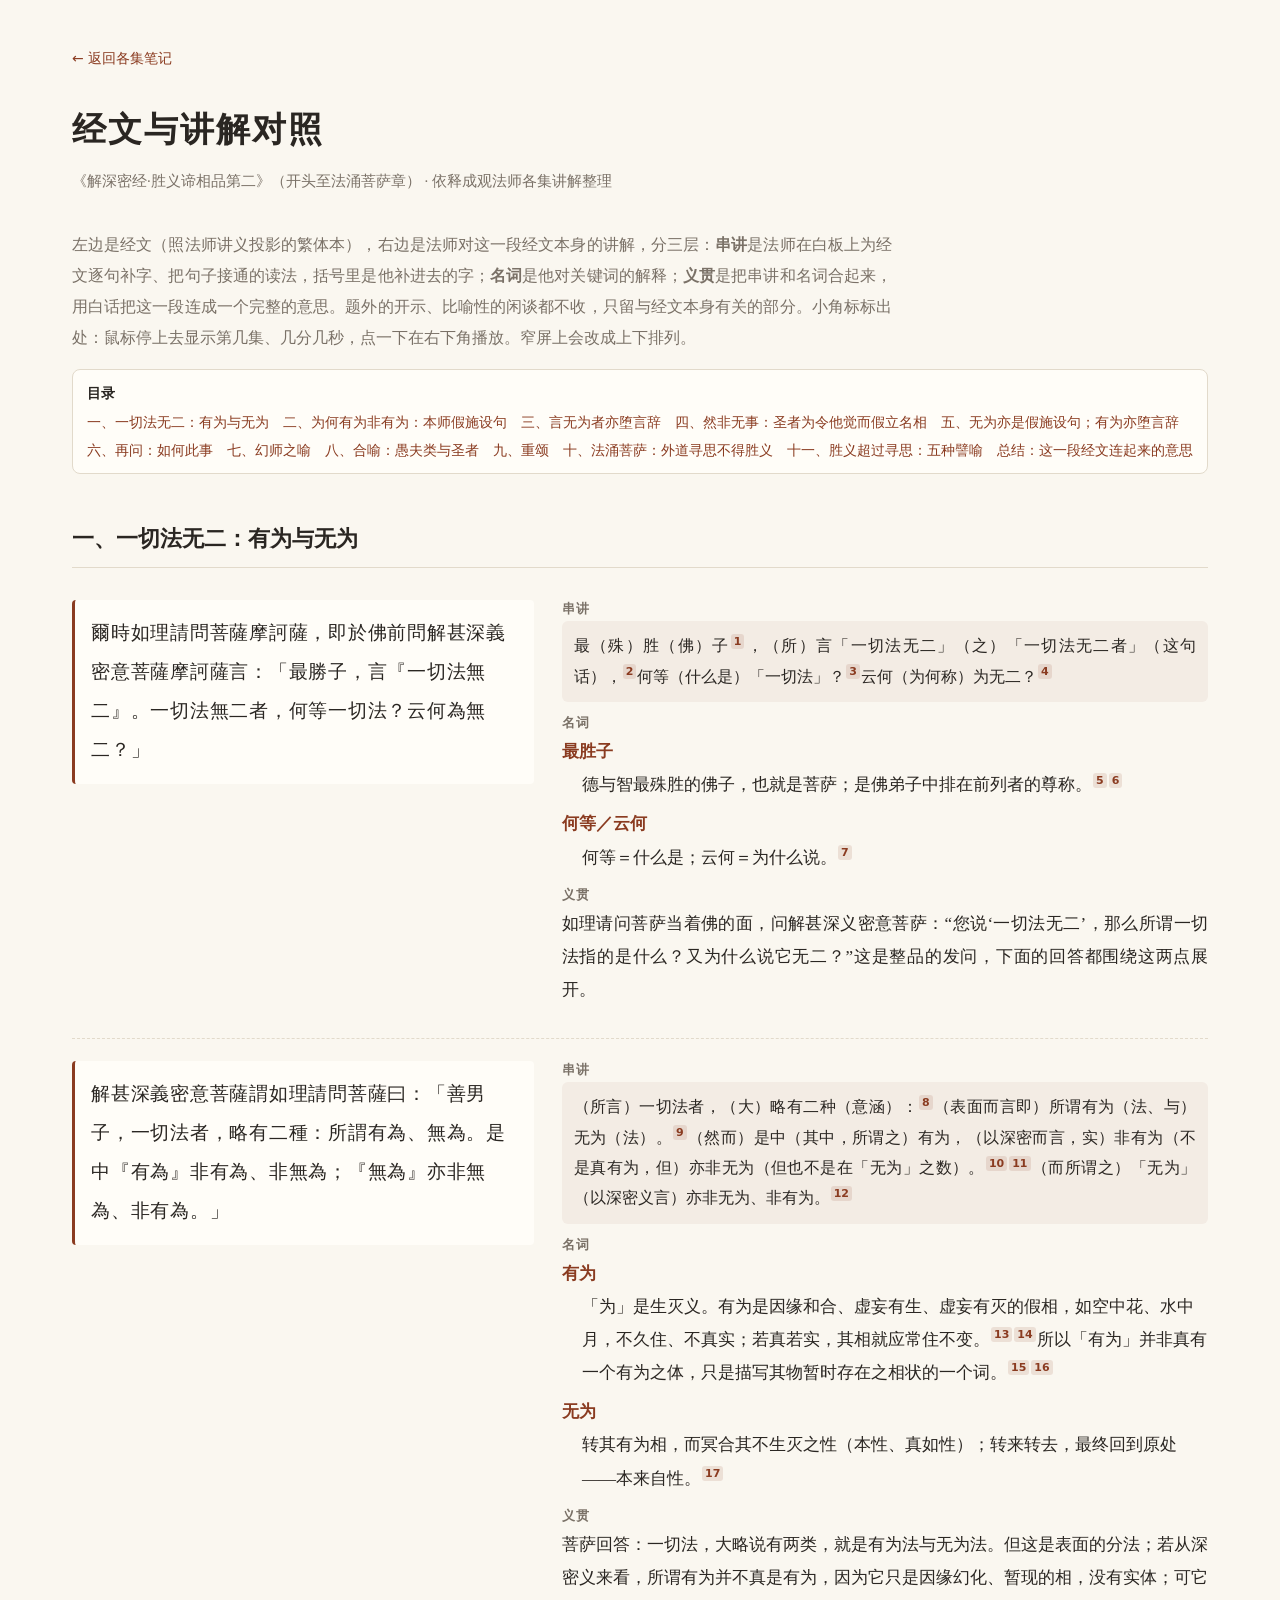
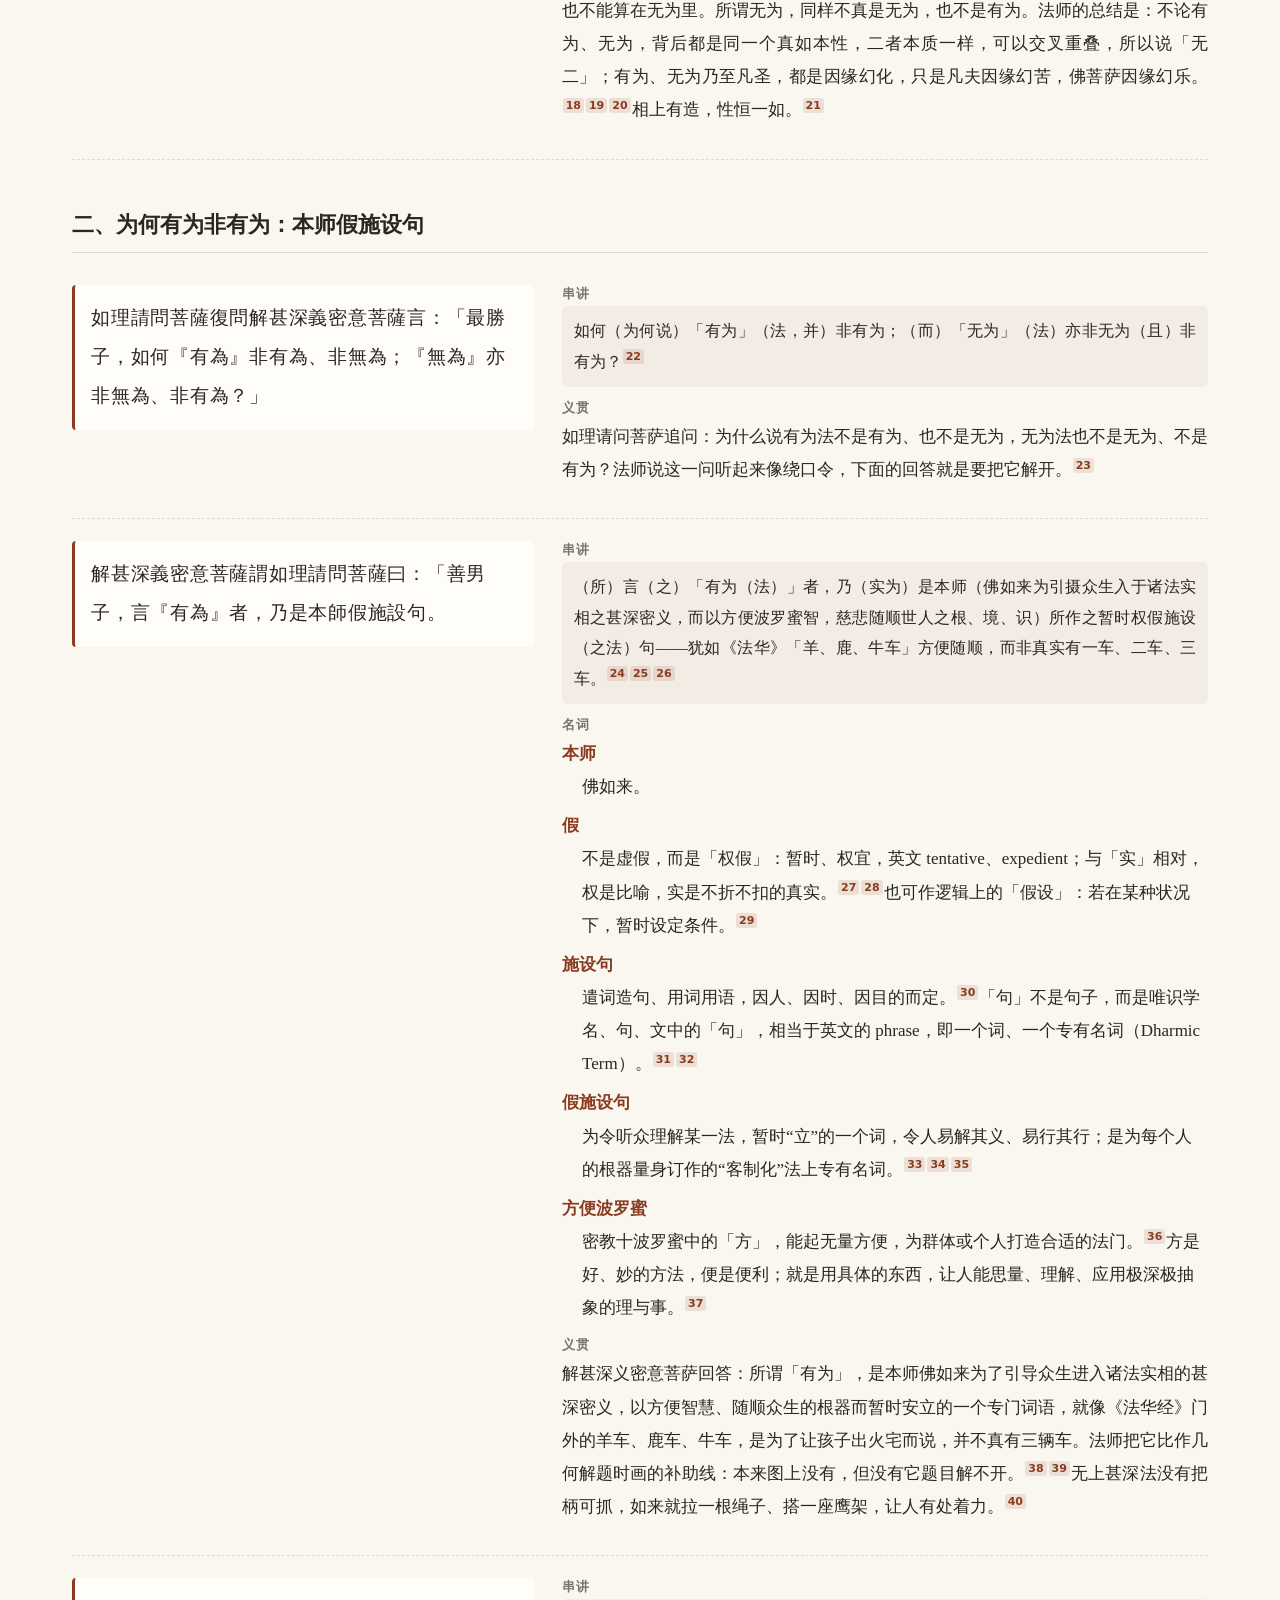
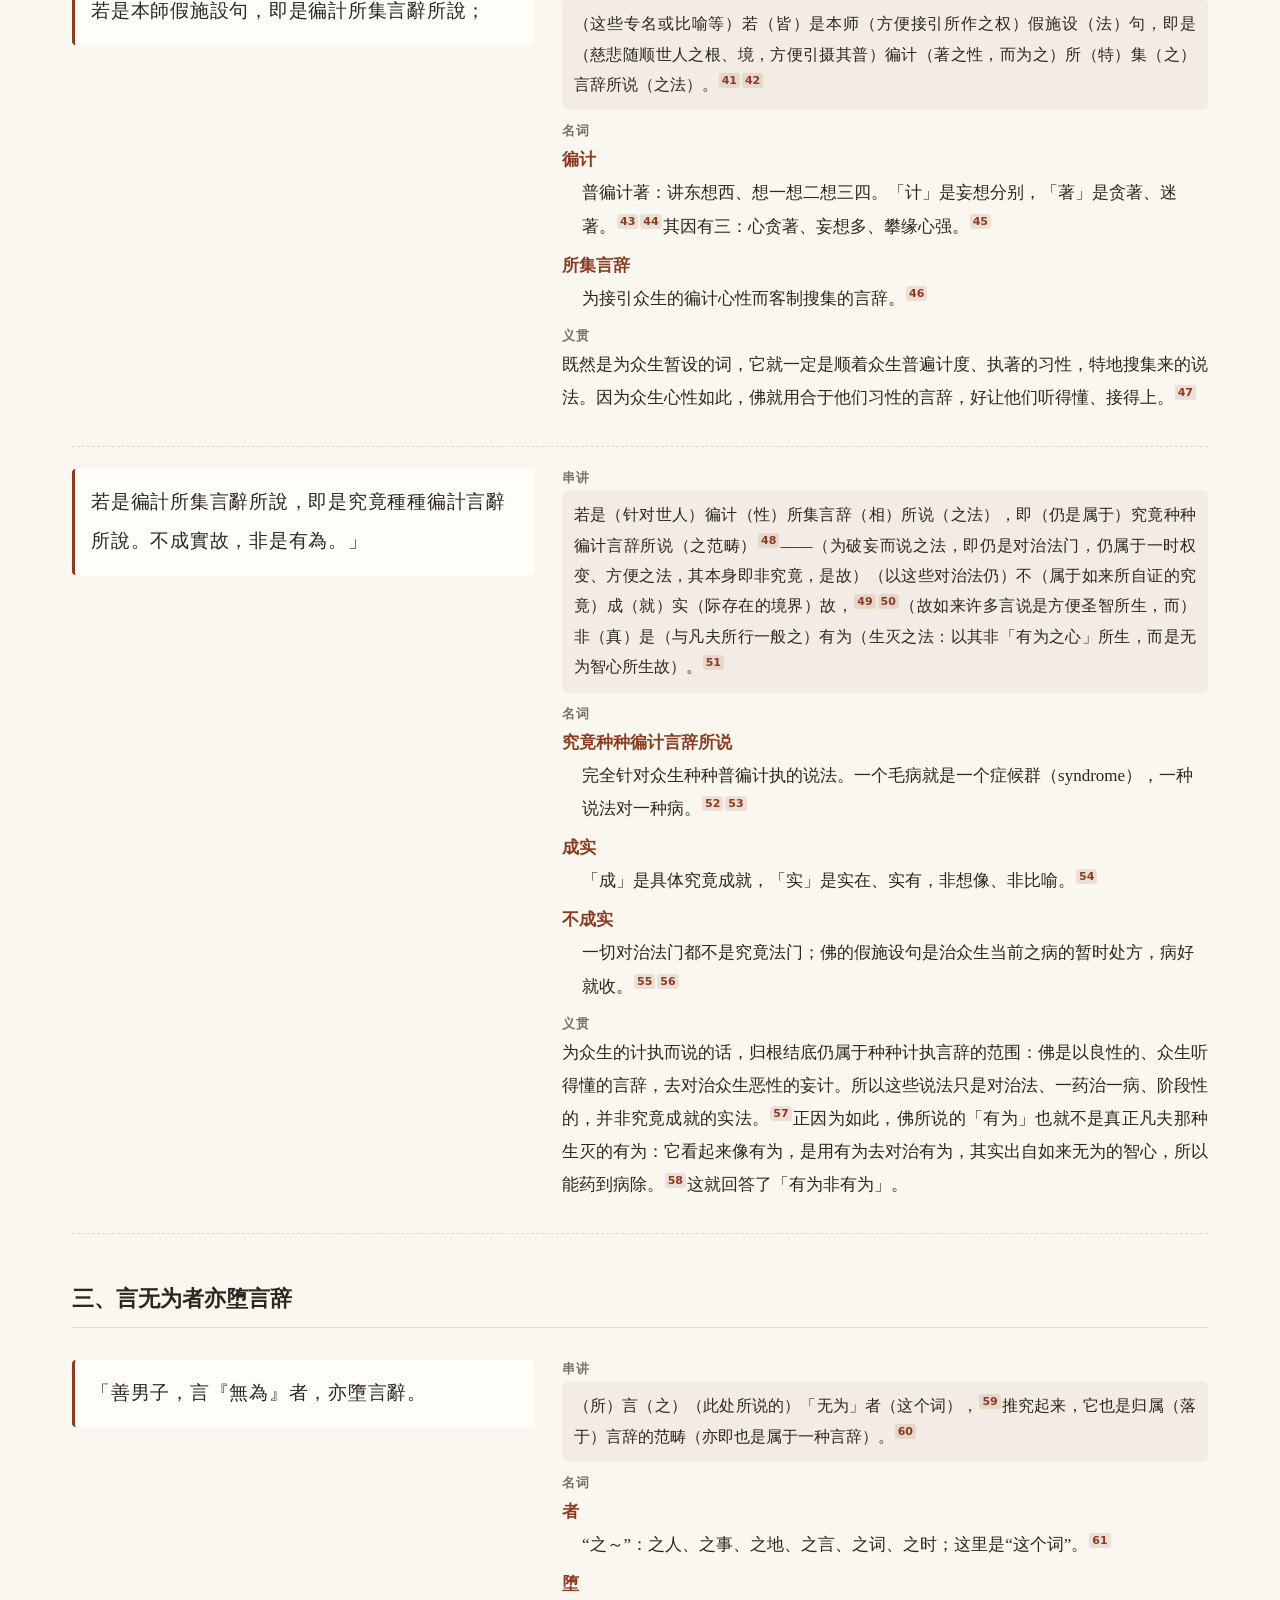
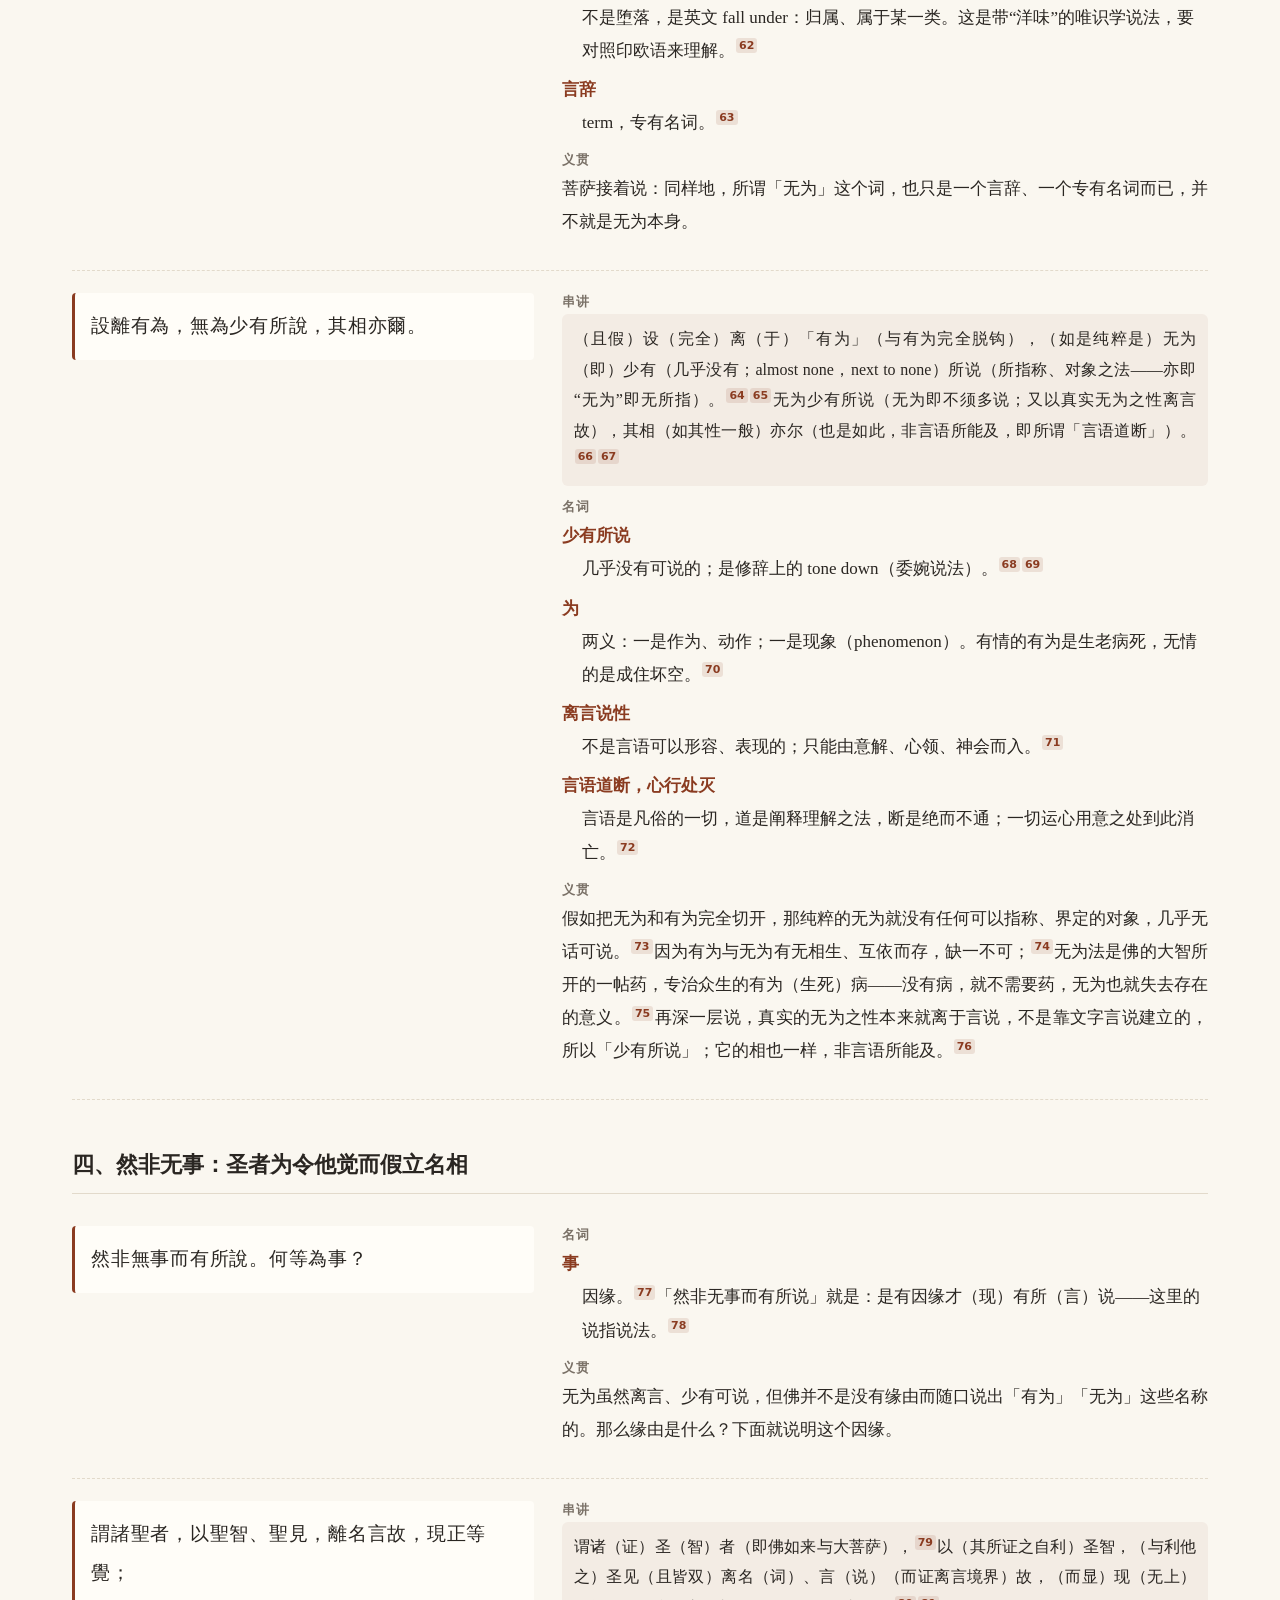
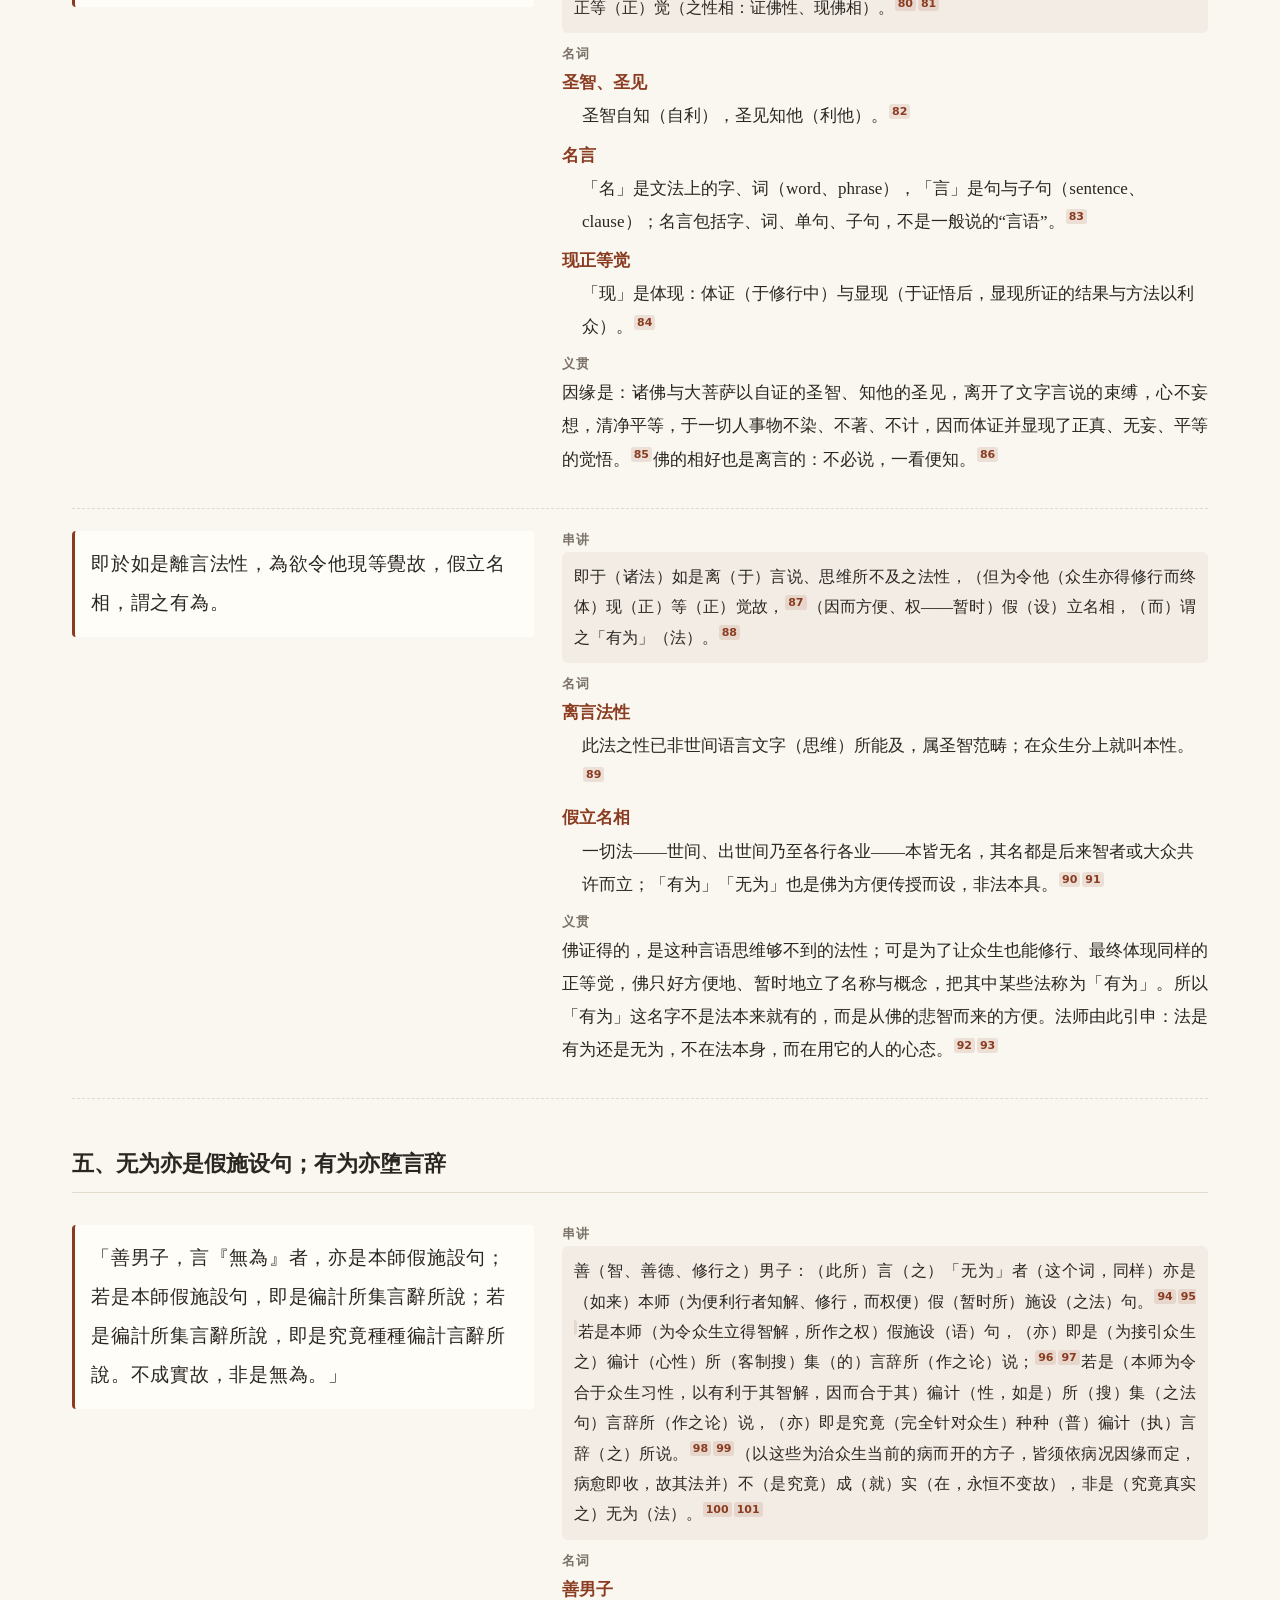
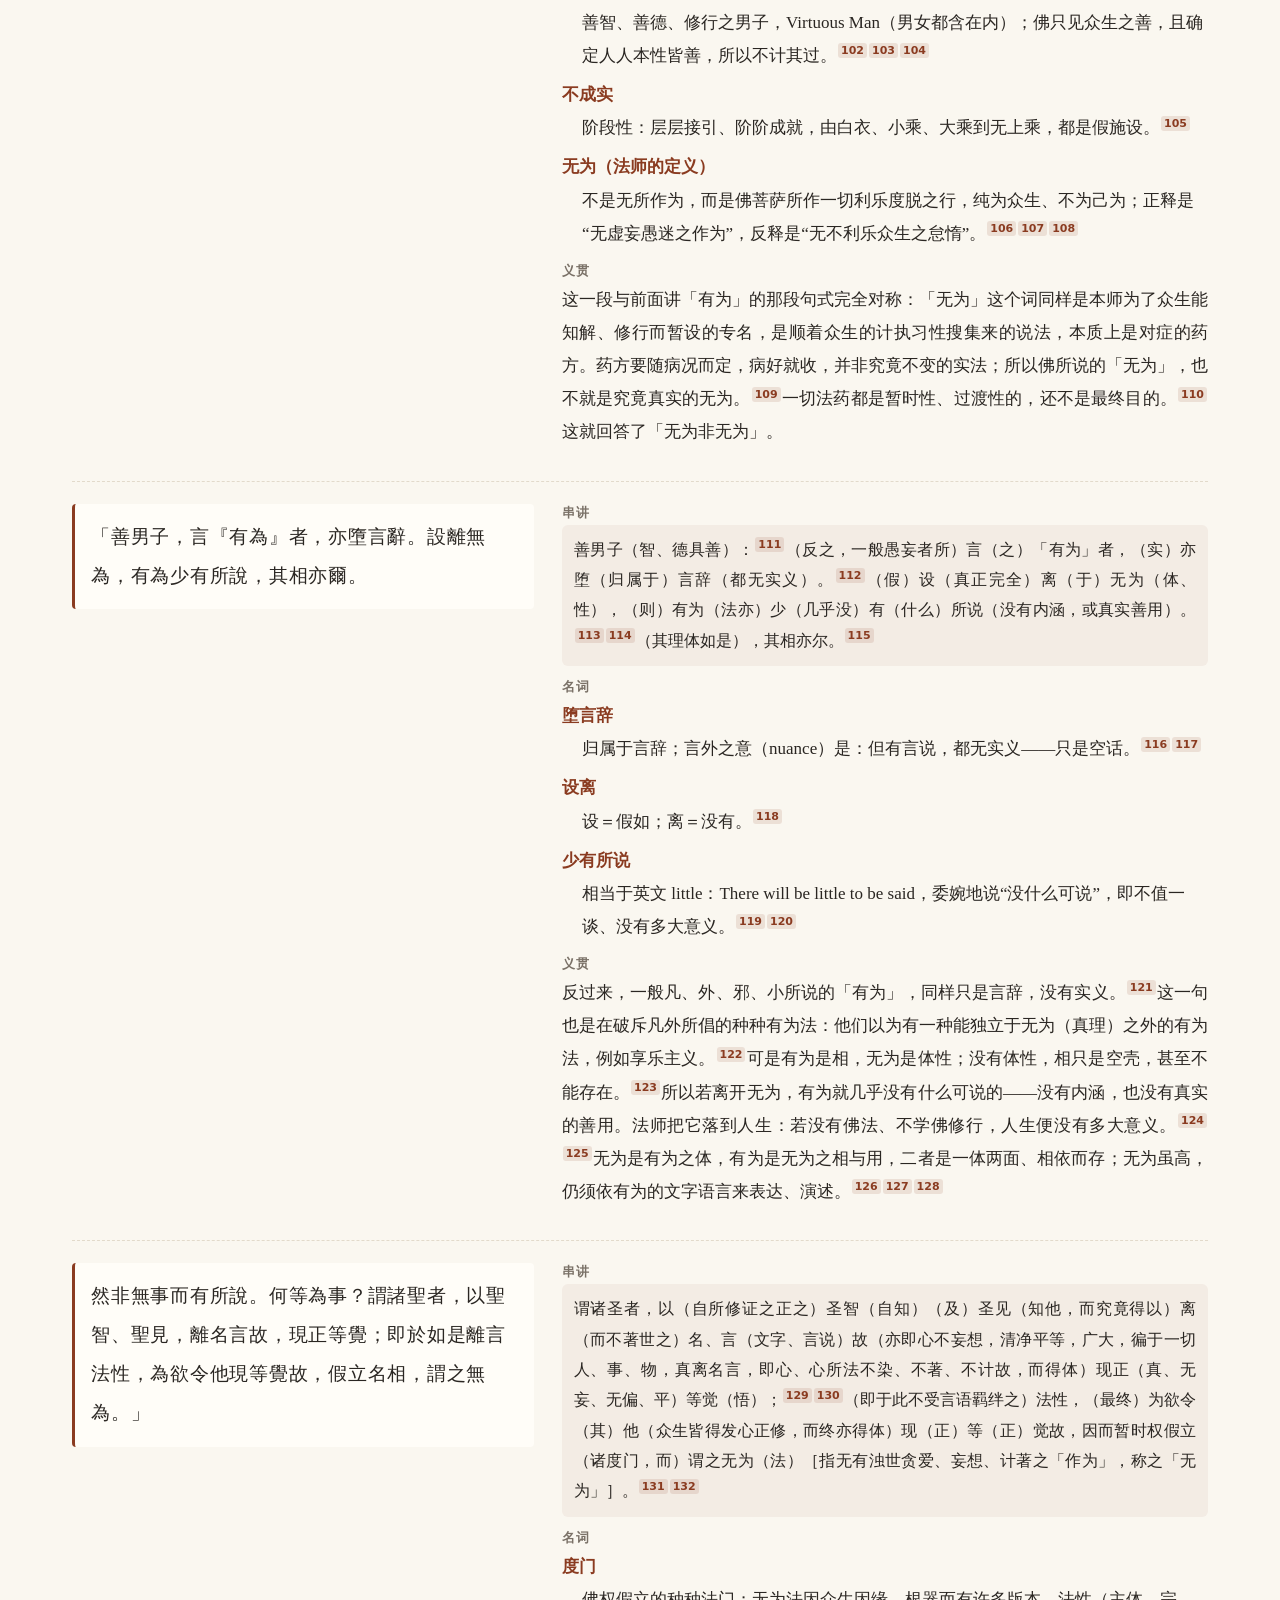
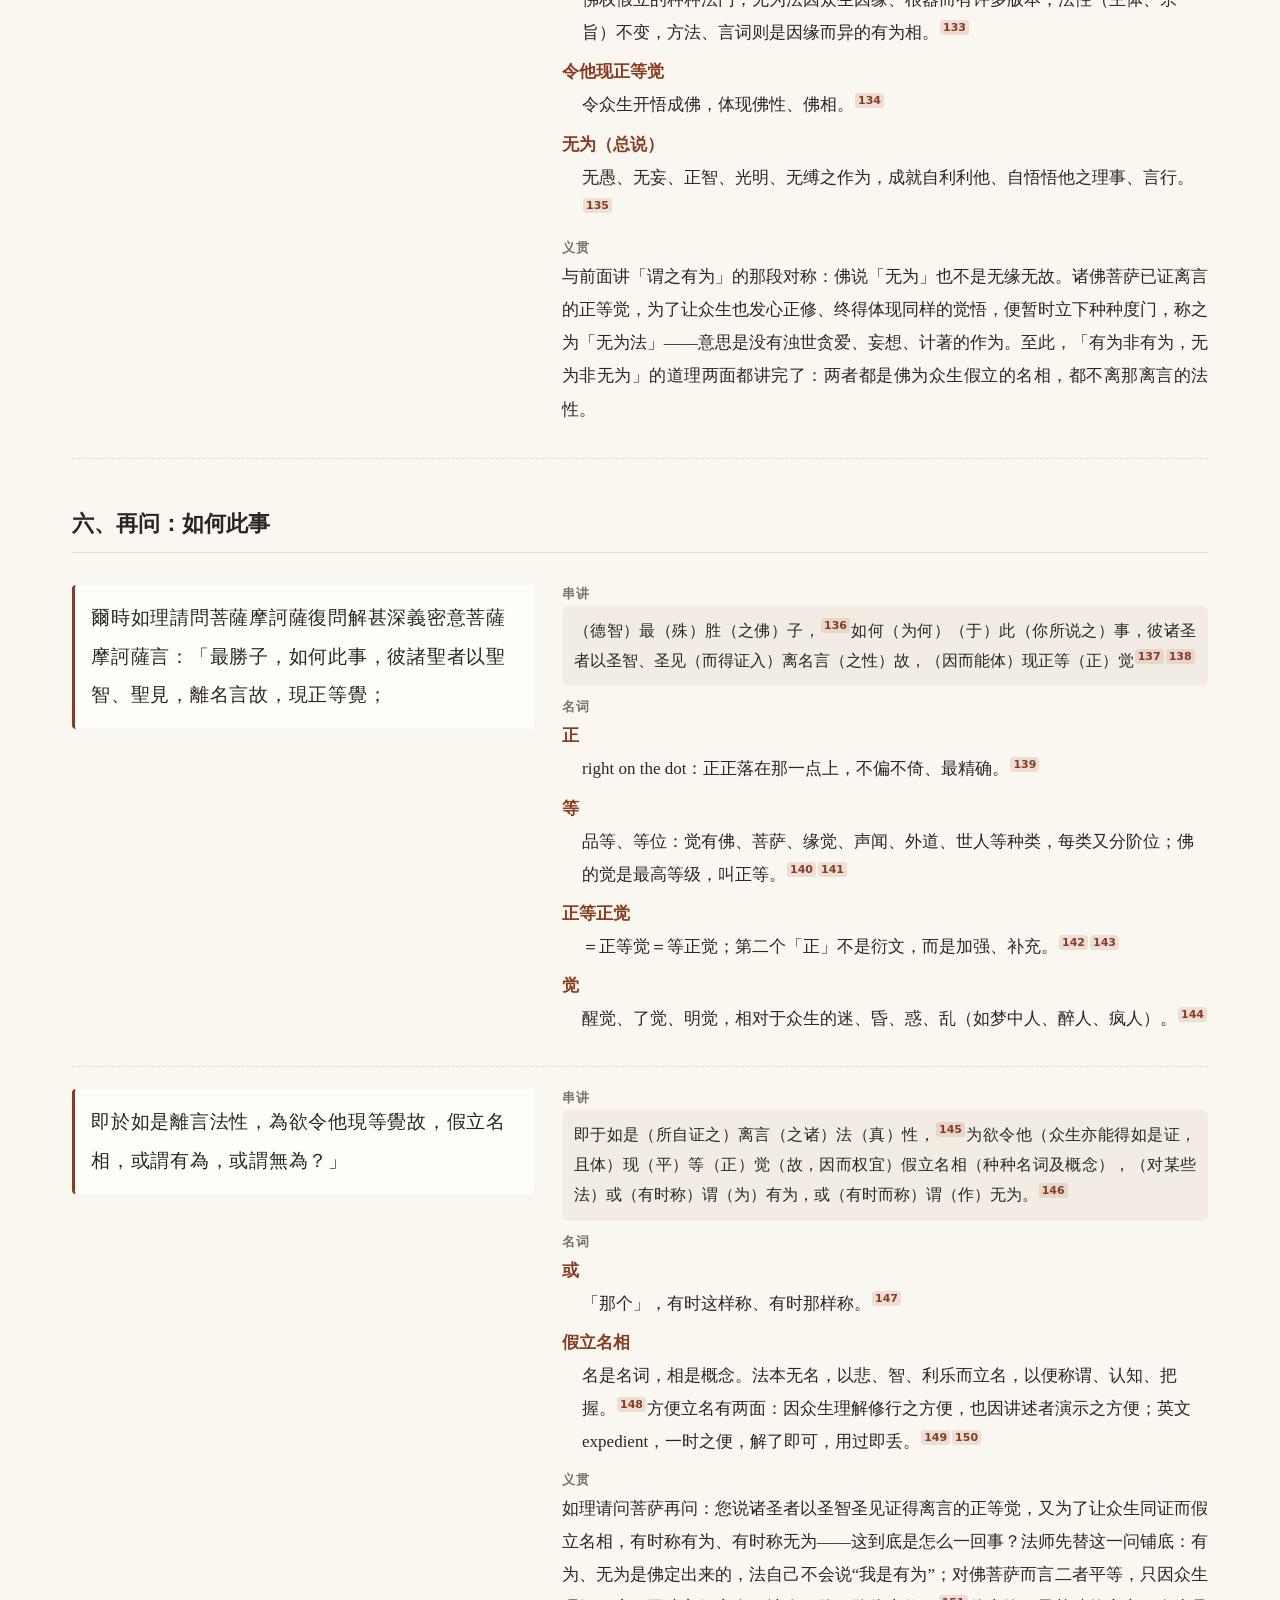
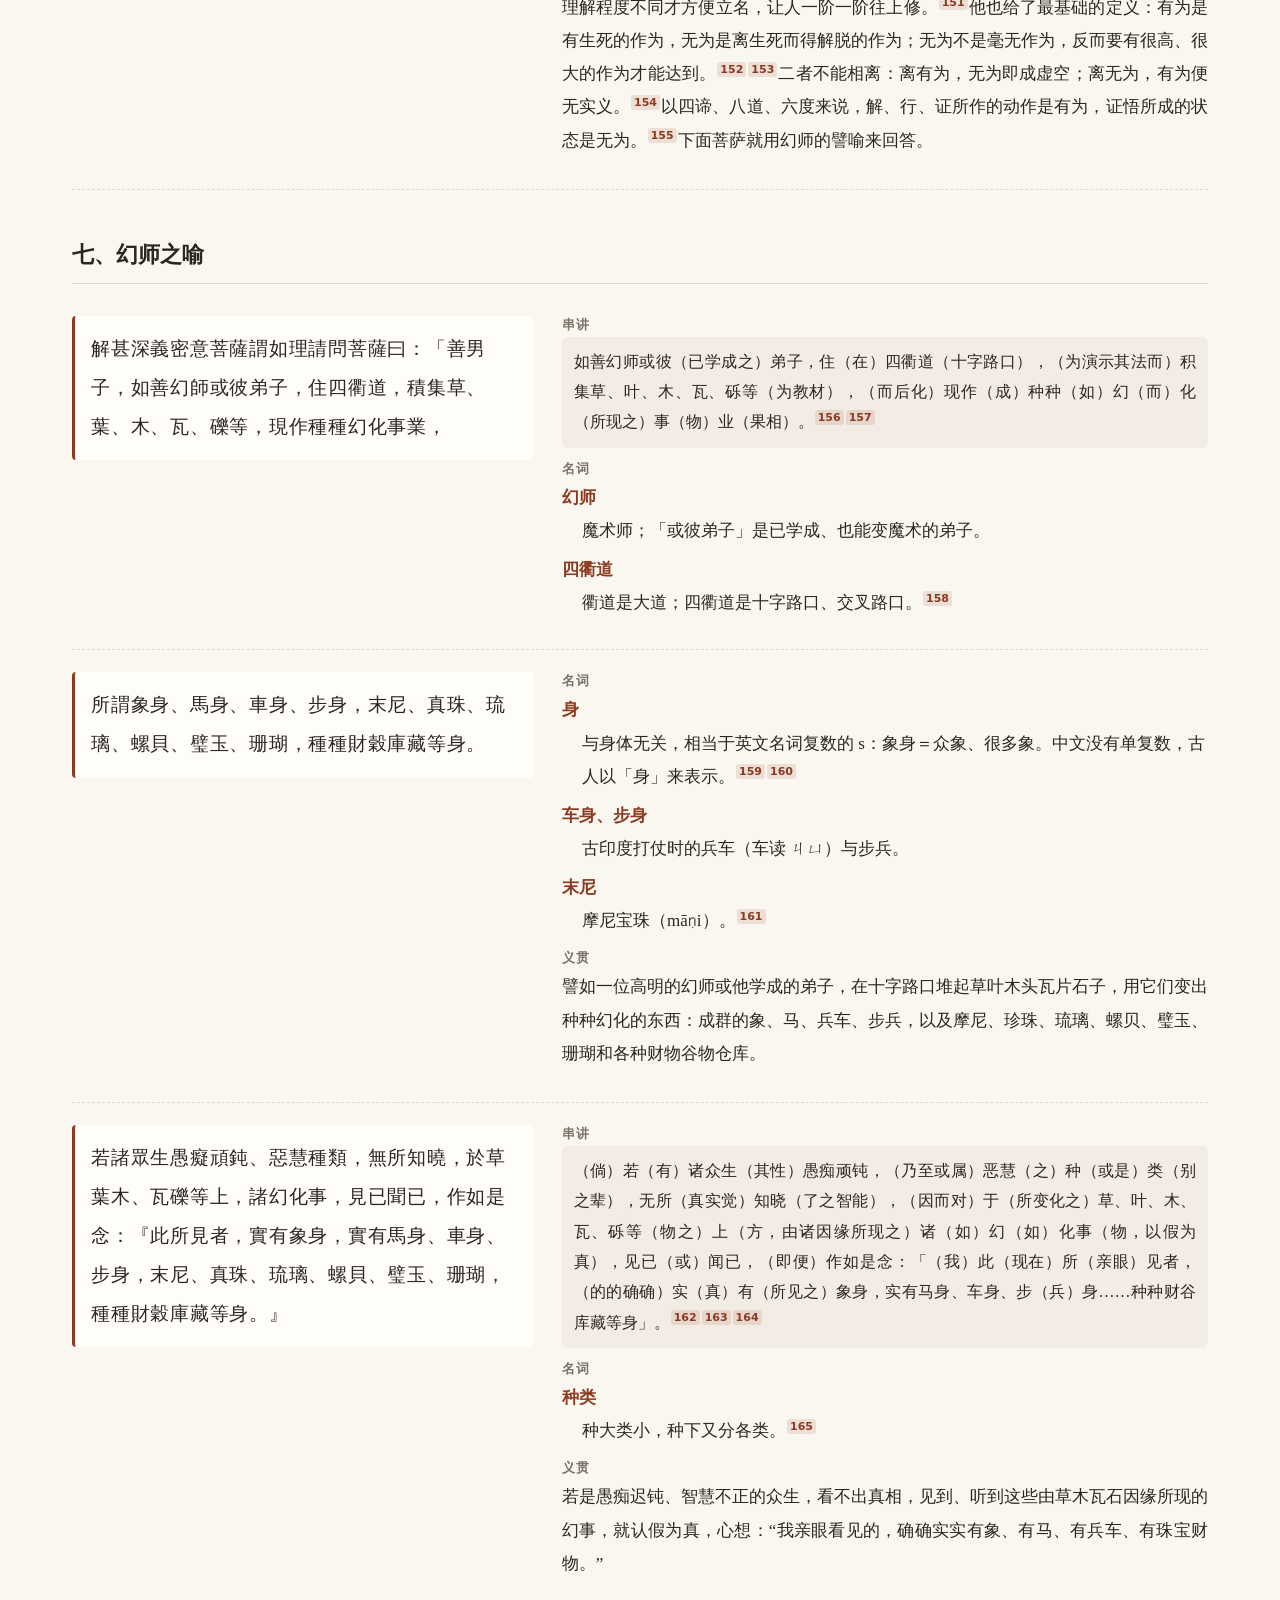
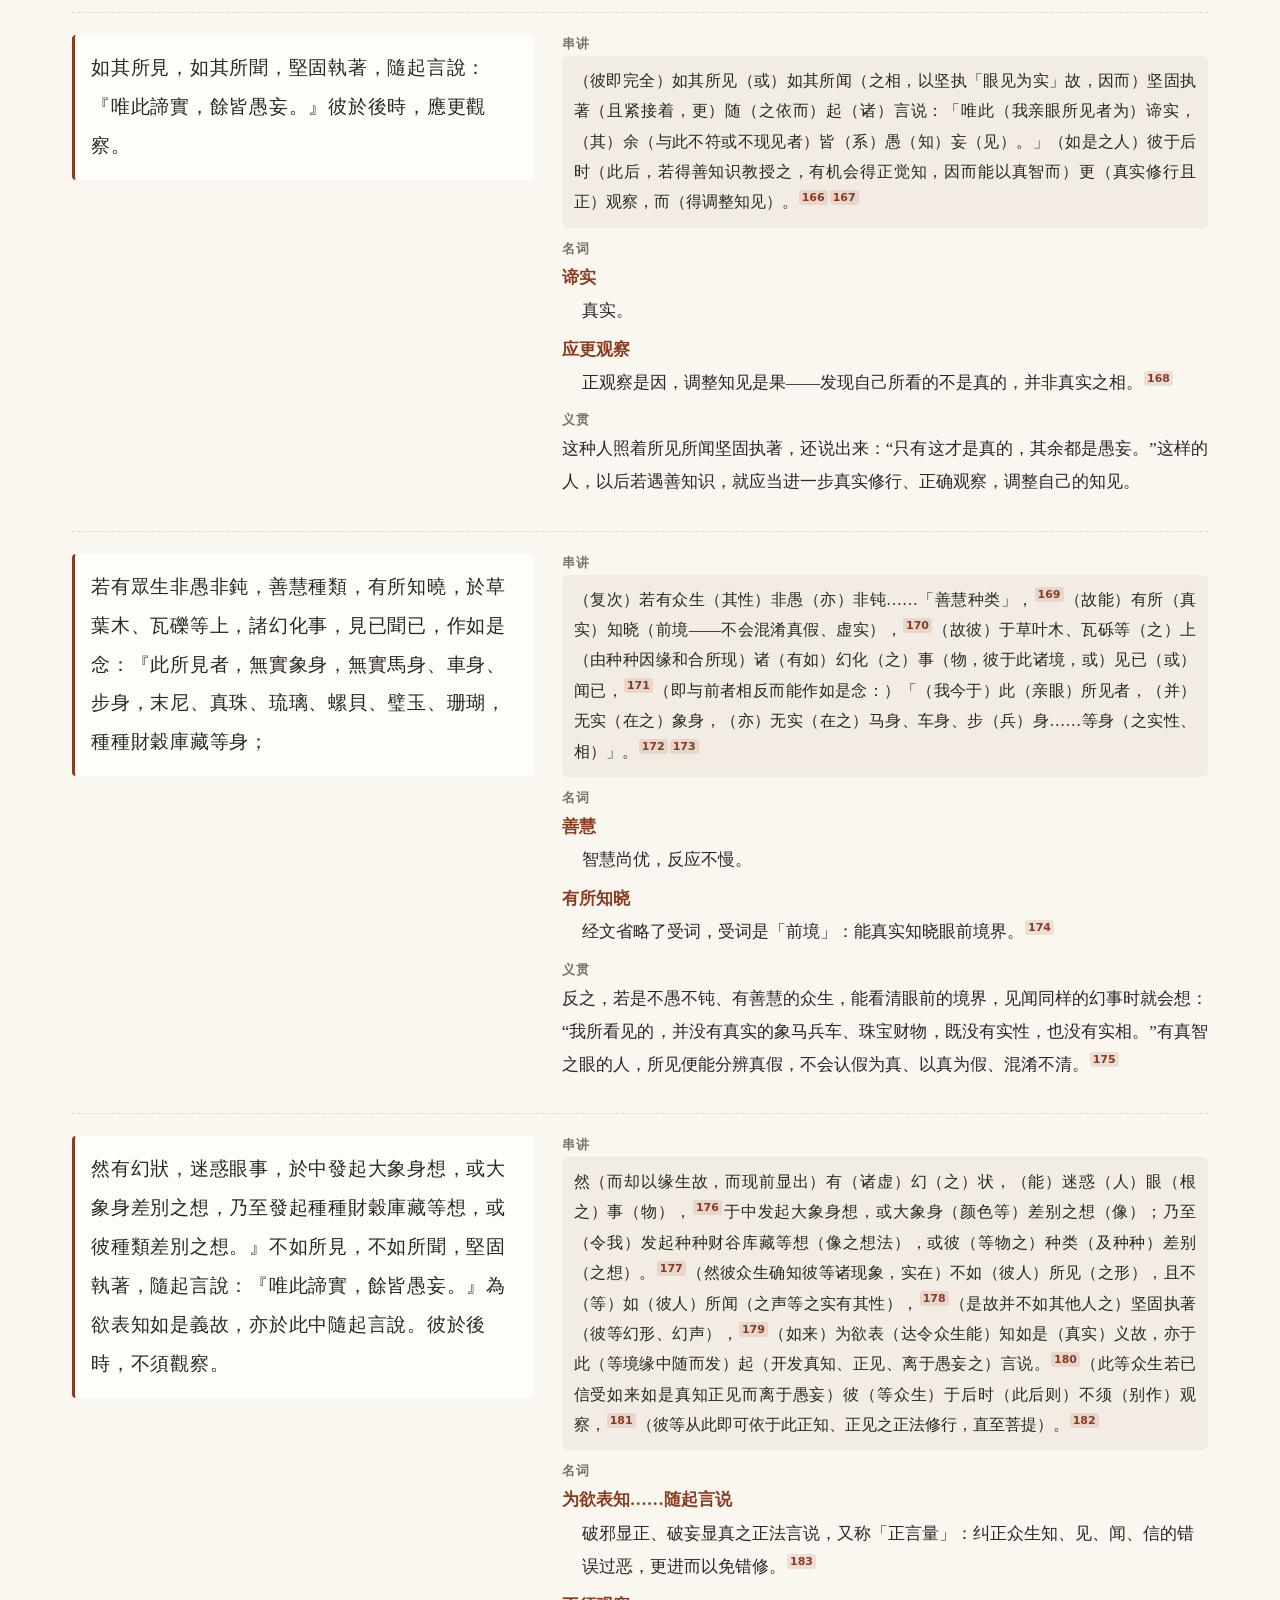
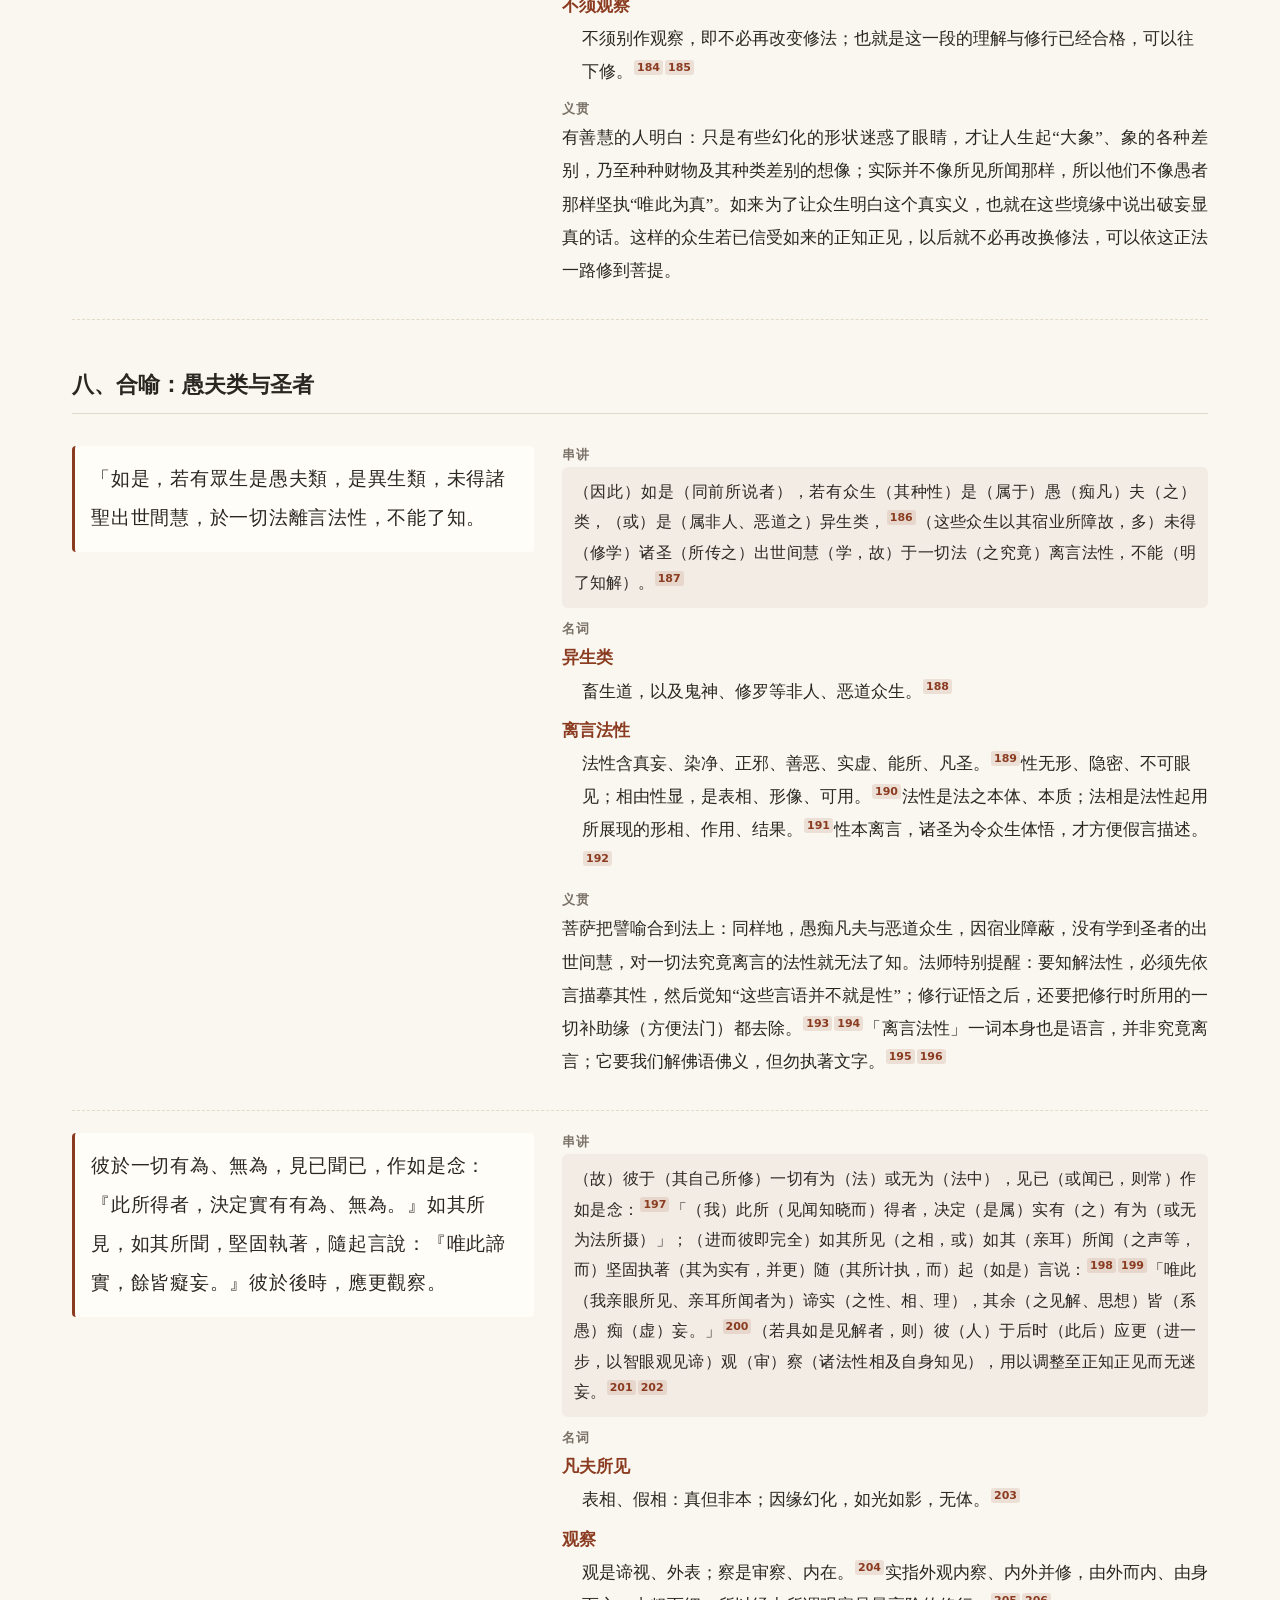
<file: duizhao.html>
<!DOCTYPE html>
<html lang="zh-CN"><head><meta charset="utf-8"><meta name="viewport" content="width=device-width,initial-scale=1">
<title>经文与讲解对照 · 解深密经诠义</title>
<style>
:root{--bg:#faf7f0;--ink:#2a2622;--mute:#7a7167;--line:#e2dacb;--acc:#8a3b20;--card:#fffdf8}
@media (prefers-color-scheme:dark){:root{--bg:#1c1a17;--ink:#e9e3d8;--mute:#9c9386;--line:#3a352e;--acc:#e0916f;--card:#24211d}}
*{box-sizing:border-box}body{margin:0;background:var(--bg);color:var(--ink);font:17px/1.95 "Noto Serif SC","Songti SC","STSong",serif}
main{max-width:760px;margin:0 auto;padding:48px 22px 140px}
nav.top{font:14px/1.5 system-ui,sans-serif;margin-bottom:28px}nav.top a{color:var(--acc);text-decoration:none}
h1{font-size:34px;margin:0 0 4px;letter-spacing:.06em}.sub{color:var(--mute);margin:0 0 32px;font-size:15px}
h2{font-size:22px;margin:44px 0 10px;padding-bottom:6px;border-bottom:1px solid var(--line)}
h3{font-size:18px;margin:28px 0 6px;color:var(--acc)}
p{margin:0 0 16px;text-align:justify}.lead{color:var(--mute);font-size:16px}
sup.fn{position:relative;cursor:pointer;color:var(--acc);font:600 11px/1 system-ui,sans-serif;padding:1px 3px;margin:0 1px;border-radius:3px;background:color-mix(in srgb,var(--acc) 12%,transparent)}
sup.fn:hover,sup.fn:focus{background:var(--acc);color:var(--bg);outline:none}
sup.fn::after{content:attr(data-tip);position:absolute;left:50%;bottom:150%;transform:translateX(-50%);white-space:nowrap;background:var(--ink);color:var(--bg);font:500 13px/1.4 system-ui,sans-serif;padding:6px 10px;border-radius:6px;opacity:0;pointer-events:none;transition:opacity .12s;z-index:5;box-shadow:0 4px 14px rgba(0,0,0,.2)}
sup.fn:hover::after,sup.fn:focus::after{opacity:1}
ol.notes{font:14px/1.7 system-ui,sans-serif;color:var(--mute);padding-left:28px}ol.notes a{color:var(--acc);text-decoration:none;white-space:nowrap}
#pl{position:fixed;right:16px;bottom:16px;width:360px;max-width:calc(100vw - 32px);background:var(--card);border:1px solid var(--line);border-radius:10px;box-shadow:0 8px 30px rgba(0,0,0,.25);overflow:hidden;display:none;z-index:10}
#pl.on{display:block}#pl .bar{display:flex;justify-content:space-between;align-items:center;font:13px system-ui,sans-serif;padding:6px 10px;color:var(--mute)}
#pl button{border:0;background:none;color:var(--mute);font-size:18px;cursor:pointer}
#pl .vid{position:relative;padding-top:56.25%}#pl iframe,#yt{position:absolute;inset:0;width:100%;height:100%}
main{max-width:1180px}
.lead,.sub,h1,nav.top{max-width:820px}
nav.toc{display:flex;flex-wrap:wrap;gap:6px 14px;font:14px/1.6 system-ui,sans-serif;margin:8px 0 10px;padding:12px 14px;border:1px solid var(--line);border-radius:8px;background:var(--card)}
nav.toc b{width:100%}nav.toc a{color:var(--acc);text-decoration:none}
section.pair{display:grid;grid-template-columns:minmax(0,5fr) minmax(0,7fr);gap:28px;padding:22px 0;border-bottom:1px dashed var(--line)}
.sutra{font:19px/2.05 "Noto Serif TC","Songti TC","Noto Serif SC",serif;letter-spacing:.04em;align-self:start;position:sticky;top:12px;padding:14px 16px;background:var(--card);border-left:3px solid var(--acc);border-radius:4px}
.ex h4{font:600 13px/1 system-ui,sans-serif;color:var(--mute);letter-spacing:.1em;margin:14px 0 6px}
.ex h4:first-child{margin-top:2px}
.ex p{margin:0 0 10px}
.ex p.bu{background:color-mix(in srgb,var(--acc) 6%,transparent);padding:10px 12px;border-radius:6px;font-size:16px;line-height:1.9}
.ex dl{margin:0 0 8px}.ex dt{font-weight:700;color:var(--acc);margin-top:6px}.ex dd{margin:0 0 4px 1.2em}
.gap{color:var(--mute);font-style:italic;border-left:3px solid var(--line);padding-left:10px}
@media (max-width:820px){section.pair{grid-template-columns:1fr;gap:12px}.sutra{position:static}}
</style></head><body><main>
<nav class="top"><a href="index.html">← 返回各集笔记</a></nav>
<h1>经文与讲解对照</h1>
<p class="sub">《解深密经·胜义谛相品第二》（开头至法涌菩萨章） · 依释成观法师各集讲解整理</p>

<p class="lead">左边是经文（照法师讲义投影的繁体本），右边是法师对这一段经文本身的讲解，分三层：<b>串讲</b>是法师在白板上为经文逐句补字、把句子接通的读法，括号里是他补进去的字；<b>名词</b>是他对关键词的解释；<b>义贯</b>是把串讲和名词合起来，用白话把这一段连成一个完整的意思。题外的开示、比喻性的闲谈都不收，只留与经文本身有关的部分。小角标标出处：鼠标停上去显示第几集、几分几秒，点一下在右下角播放。窄屏上会改成上下排列。</p>

<nav class="toc"><b>目录</b>
<a href="#p1">一、一切法无二：有为与无为</a>
<a href="#p2">二、为何有为非有为：本师假施设句</a>
<a href="#p3">三、言无为者亦堕言辞</a>
<a href="#p4">四、然非无事：圣者为令他觉而假立名相</a>
<a href="#p5">五、无为亦是假施设句；有为亦堕言辞</a>
<a href="#p6">六、再问：如何此事</a>
<a href="#p7">七、幻师之喻</a>
<a href="#p8">八、合喻：愚夫类与圣者</a>
<a href="#p9">九、重颂</a>
<a href="#p10">十、法涌菩萨：外道寻思不得胜义</a>
<a href="#p11">十一、胜义超过寻思：五种譬喻</a>
<a href="#p12">总结：这一段经文连起来的意思</a>
</nav>

<h2 id="p1">一、一切法无二：有为与无为</h2>

<section class="pair"><div class="sutra">爾時如理請問菩薩摩訶薩，即於佛前問解甚深義密意菩薩摩訶薩言：「最勝子，言『一切法無二』。一切法無二者，何等一切法？云何為無二？」</div><div class="ex"><h4>串讲</h4>
<p class="bu">最（殊）胜（佛）子<sup class="fn" data-v="4bKfygStIC8" data-t="1295" data-tip="第 3 集 · 21:35 · 板 4：最胜子" tabindex="0">1</sup>，（所）言「一切法无二」（之）「一切法无二者」（这句话），<sup class="fn" data-v="4bKfygStIC8" data-t="1304" data-tip="第 3 集 · 21:44 · 板 5" tabindex="0">2</sup>何等（什么是）「一切法」？<sup class="fn" data-v="4bKfygStIC8" data-t="1340" data-tip="第 3 集 · 22:20 · 板 6" tabindex="0">3</sup>云何（为何称）为无二？<sup class="fn" data-v="4bKfygStIC8" data-t="1343" data-tip="第 3 集 · 22:23 · 板 7" tabindex="0">4</sup></p>
<h4>名词</h4>
<dl><dt>最胜子</dt><dd>德与智最殊胜的佛子，也就是菩萨；是佛弟子中排在前列者的尊称。<sup class="fn" data-v="TbscjryivyI" data-t="590" data-tip="第 4 集 · 9:50 · 板 1：最殊胜之佛子" tabindex="0">5</sup><sup class="fn" data-v="0QhSM1ipttY" data-t="1050" data-tip="第 22 集 · 17:30 · 德跟智慧最殊胜的佛子" tabindex="0">6</sup></dd>
<dt>何等／云何</dt><dd>何等＝什么是；云何＝为什么说。<sup class="fn" data-v="4bKfygStIC8" data-t="1340" data-tip="第 3 集 · 22:20 · 板 6、7" tabindex="0">7</sup></dd></dl>
<h4>义贯</h4>
<p>如理请问菩萨当着佛的面，问解甚深义密意菩萨：“您说‘一切法无二’，那么所谓一切法指的是什么？又为什么说它无二？”这是整品的发问，下面的回答都围绕这两点展开。</p></div></section>

<section class="pair"><div class="sutra">解甚深義密意菩薩謂如理請問菩薩曰：「善男子，一切法者，略有二種：所謂有為、無為。是中『有為』非有為、非無為；『無為』亦非無為、非有為。」</div><div class="ex"><h4>串讲</h4>
<p class="bu">（所言）一切法者，（大）略有二种（意涵）：<sup class="fn" data-v="4bKfygStIC8" data-t="1388" data-tip="第 3 集 · 23:08 · 板 8" tabindex="0">8</sup>（表面而言即）所谓有为（法、与）无为（法）。<sup class="fn" data-v="4bKfygStIC8" data-t="1406" data-tip="第 3 集 · 23:26 · 板 9" tabindex="0">9</sup>（然而）是中（其中，所谓之）有为，（以深密而言，实）非有为（不是真有为，但）亦非无为（但也不是在「无为」之数）。<sup class="fn" data-v="4bKfygStIC8" data-t="1439" data-tip="第 3 集 · 23:59 · 板 10" tabindex="0">10</sup><sup class="fn" data-v="4bKfygStIC8" data-t="1466" data-tip="第 3 集 · 24:26 · 板 11" tabindex="0">11</sup>（而所谓之）「无为」（以深密义言）亦非无为、非有为。<sup class="fn" data-v="4bKfygStIC8" data-t="1475" data-tip="第 3 集 · 24:35 · 板 12" tabindex="0">12</sup></p>
<h4>名词</h4>
<dl><dt>有为</dt><dd>「为」是生灭义。有为是因缘和合、虚妄有生、虚妄有灭的假相，如空中花、水中月，不久住、不真实；若真若实，其相就应常住不变。<sup class="fn" data-v="4bKfygStIC8" data-t="1589" data-tip="第 3 集 · 26:29 · 板 13" tabindex="0">13</sup><sup class="fn" data-v="4bKfygStIC8" data-t="1673" data-tip="第 3 集 · 27:53 · 板 14" tabindex="0">14</sup>所以「有为」并非真有一个有为之体，只是描写其物暂时存在之相状的一个词。<sup class="fn" data-v="4bKfygStIC8" data-t="1808" data-tip="第 3 集 · 30:08 · 板 15" tabindex="0">15</sup><sup class="fn" data-v="4bKfygStIC8" data-t="1853" data-tip="第 3 集 · 30:53 · 板 16" tabindex="0">16</sup></dd>
<dt>无为</dt><dd>转其有为相，而冥合其不生灭之性（本性、真如性）；转来转去，最终回到原处——本来自性。<sup class="fn" data-v="4bKfygStIC8" data-t="2513" data-tip="第 3 集 · 41:53 · 板 20" tabindex="0">17</sup></dd></dl>
<h4>义贯</h4>
<p>菩萨回答：一切法，大略说有两类，就是有为法与无为法。但这是表面的分法；若从深密义来看，所谓有为并不真是有为，因为它只是因缘幻化、暂现的相，没有实体；可它也不能算在无为里。所谓无为，同样不真是无为，也不是有为。法师的总结是：不论有为、无为，背后都是同一个真如本性，二者本质一样，可以交叉重叠，所以说「无二」；有为、无为乃至凡圣，都是因缘幻化，只是凡夫因缘幻苦，佛菩萨因缘幻乐。<sup class="fn" data-v="4bKfygStIC8" data-t="2588" data-tip="第 3 集 · 43:08 · 板 21" tabindex="0">18</sup><sup class="fn" data-v="4bKfygStIC8" data-t="2746" data-tip="第 3 集 · 45:46 · 板 23" tabindex="0">19</sup><sup class="fn" data-v="4bKfygStIC8" data-t="2846" data-tip="第 3 集 · 47:26 · 板 26" tabindex="0">20</sup>相上有造，性恒一如。<sup class="fn" data-v="4bKfygStIC8" data-t="3131" data-tip="第 3 集 · 52:11 · 板 29" tabindex="0">21</sup></p></div></section>

<h2 id="p2">二、为何有为非有为：本师假施设句</h2>

<section class="pair"><div class="sutra">如理請問菩薩復問解甚深義密意菩薩言：「最勝子，如何『有為』非有為、非無為；『無為』亦非無為、非有為？」</div><div class="ex"><h4>串讲</h4>
<p class="bu">如何（为何说）「有为」（法，并）非有为；（而）「无为」（法）亦非无为（且）非有为？<sup class="fn" data-v="TbscjryivyI" data-t="608" data-tip="第 4 集 · 10:08 · 板 2" tabindex="0">22</sup></p>
<h4>义贯</h4>
<p>如理请问菩萨追问：为什么说有为法不是有为、也不是无为，无为法也不是无为、不是有为？法师说这一问听起来像绕口令，下面的回答就是要把它解开。<sup class="fn" data-v="TbscjryivyI" data-t="590" data-tip="第 4 集 · 9:50 · 消文：如何" tabindex="0">23</sup></p></div></section>

<section class="pair"><div class="sutra">解甚深義密意菩薩謂如理請問菩薩曰：「善男子，言『有為』者，乃是本師假施設句。</div><div class="ex"><h4>串讲</h4>
<p class="bu">（所）言（之）「有为（法）」者，乃（实为）是本师（佛如来为引摄众生入于诸法实相之甚深密义，而以方便波罗蜜智，慈悲随顺世人之根、境、识）所作之暂时权假施设（之法）句——犹如《法华》「羊、鹿、牛车」方便随顺，而非真实有一车、二车、三车。<sup class="fn" data-v="TbscjryivyI" data-t="665" data-tip="第 4 集 · 11:05 · 板 3" tabindex="0">24</sup><sup class="fn" data-v="TbscjryivyI" data-t="707" data-tip="第 4 集 · 11:47 · 板 4" tabindex="0">25</sup><sup class="fn" data-v="kHvcwum-C5c" data-t="1484" data-tip="第 5 集 · 24:44 · 板 8" tabindex="0">26</sup></p>
<h4>名词</h4>
<dl><dt>本师</dt><dd>佛如来。</dd>
<dt>假</dt><dd>不是虚假，而是「权假」：暂时、权宜，英文 tentative、expedient；与「实」相对，权是比喻，实是不折不扣的真实。<sup class="fn" data-v="TbscjryivyI" data-t="1720" data-tip="第 4 集 · 28:40 · 权假：鹰架" tabindex="0">27</sup><sup class="fn" data-v="TbscjryivyI" data-t="2320" data-tip="第 4 集 · 38:40 · 权与实" tabindex="0">28</sup>也可作逻辑上的「假设」：若在某种状况下，暂时设定条件。<sup class="fn" data-v="tsyDQusPrjE" data-t="2708" data-tip="第 16 集 · 45:08 · 板 11：假＝if" tabindex="0">29</sup></dd>
<dt>施设句</dt><dd>遣词造句、用词用语，因人、因时、因目的而定。<sup class="fn" data-v="tsyDQusPrjE" data-t="3053" data-tip="第 16 集 · 50:53 · 板 12" tabindex="0">30</sup>「句」不是句子，而是唯识学名、句、文中的「句」，相当于英文的 phrase，即一个词、一个专有名词（Dharmic Term）。<sup class="fn" data-v="gHNY7UeTqi4" data-t="101" data-tip="第 17 集 · 1:41 · 板 1：名句文" tabindex="0">31</sup><sup class="fn" data-v="kHvcwum-C5c" data-t="302" data-tip="第 5 集 · 5:02 · 板 3：句＝Term" tabindex="0">32</sup></dd>
<dt>假施设句</dt><dd>为令听众理解某一法，暂时“立”的一个词，令人易解其义、易行其行；是为每个人的根器量身订作的“客制化”法上专有名词。<sup class="fn" data-v="tsyDQusPrjE" data-t="3353" data-tip="第 16 集 · 55:53 · 板 13" tabindex="0">33</sup><sup class="fn" data-v="kHvcwum-C5c" data-t="197" data-tip="第 5 集 · 3:17 · 板 2：客制化" tabindex="0">34</sup><sup class="fn" data-v="gHNY7UeTqi4" data-t="1385" data-tip="第 17 集 · 23:05 · 板 6" tabindex="0">35</sup></dd>
<dt>方便波罗蜜</dt><dd>密教十波罗蜜中的「方」，能起无量方便，为群体或个人打造合适的法门。<sup class="fn" data-v="TbscjryivyI" data-t="725" data-tip="第 4 集 · 12:05 · 方便波罗蜜" tabindex="0">36</sup>方是好、妙的方法，便是便利；就是用具体的东西，让人能思量、理解、应用极深极抽象的理与事。<sup class="fn" data-v="TbscjryivyI" data-t="2055" data-tip="第 4 集 · 34:15 · 解方便二字" tabindex="0">37</sup></dd></dl>
<h4>义贯</h4>
<p>解甚深义密意菩萨回答：所谓「有为」，是本师佛如来为了引导众生进入诸法实相的甚深密义，以方便智慧、随顺众生的根器而暂时安立的一个专门词语，就像《法华经》门外的羊车、鹿车、牛车，是为了让孩子出火宅而说，并不真有三辆车。法师把它比作几何解题时画的补助线：本来图上没有，但没有它题目解不开。<sup class="fn" data-v="TbscjryivyI" data-t="1440" data-tip="第 4 集 · 24:00 · 补助线" tabindex="0">38</sup><sup class="fn" data-v="kHvcwum-C5c" data-t="1562" data-tip="第 5 集 · 26:02 · 板 9" tabindex="0">39</sup>无上甚深法没有把柄可抓，如来就拉一根绳子、搭一座鹰架，让人有处着力。<sup class="fn" data-v="TbscjryivyI" data-t="1545" data-tip="第 4 集 · 25:45 · 凌虚一渡" tabindex="0">40</sup></p></div></section>

<section class="pair"><div class="sutra">若是本師假施設句，即是徧計所集言辭所說；</div><div class="ex"><h4>串讲</h4>
<p class="bu">（这些专名或比喻等）若（皆）是本师（方便接引所作之权）假施设（法）句，即是（慈悲随顺世人之根、境，方便引摄其普）徧计（著之性，而为之）所（特）集（之）言辞所说（之法）。<sup class="fn" data-v="kHvcwum-C5c" data-t="1664" data-tip="第 5 集 · 27:44 · 板 10" tabindex="0">41</sup><sup class="fn" data-v="kHvcwum-C5c" data-t="1841" data-tip="第 5 集 · 30:41 · 板 13" tabindex="0">42</sup></p>
<h4>名词</h4>
<dl><dt>徧计</dt><dd>普徧计著：讲东想西、想一想二想三四。「计」是妄想分别，「著」是贪著、迷著。<sup class="fn" data-v="kHvcwum-C5c" data-t="1880" data-tip="第 5 集 · 31:20 · 板 14" tabindex="0">43</sup><sup class="fn" data-v="gHNY7UeTqi4" data-t="1583" data-tip="第 17 集 · 26:23 · 板 10：普徧计著" tabindex="0">44</sup>其因有三：心贪著、妄想多、攀缘心强。<sup class="fn" data-v="gHNY7UeTqi4" data-t="1583" data-tip="第 17 集 · 26:23 · 板 10" tabindex="0">45</sup></dd>
<dt>所集言辞</dt><dd>为接引众生的徧计心性而客制搜集的言辞。<sup class="fn" data-v="gHNY7UeTqi4" data-t="968" data-tip="第 17 集 · 16:08 · 板 4" tabindex="0">46</sup></dd></dl>
<h4>义贯</h4>
<p>既然是为众生暂设的词，它就一定是顺着众生普遍计度、执著的习性，特地搜集来的说法。因为众生心性如此，佛就用合于他们习性的言辞，好让他们听得懂、接得上。<sup class="fn" data-v="gHNY7UeTqi4" data-t="1505" data-tip="第 17 集 · 25:05 · 板 8" tabindex="0">47</sup></p></div></section>

<section class="pair"><div class="sutra">若是徧計所集言辭所說，即是究竟種種徧計言辭所說。不成實故，非是有為。」</div><div class="ex"><h4>串讲</h4>
<p class="bu">若是（针对世人）徧计（性）所集言辞（相）所说（之法），即（仍是属于）究竟种种徧计言辞所说（之范畴）<sup class="fn" data-v="kHvcwum-C5c" data-t="1973" data-tip="第 5 集 · 32:53 · 板 15" tabindex="0">48</sup>——（为破妄而说之法，即仍是对治法门，仍属于一时权变、方便之法，其本身即非究竟，是故）（以这些对治法仍）不（属于如来所自证的究竟）成（就）实（际存在的境界）故，<sup class="fn" data-v="kHvcwum-C5c" data-t="2198" data-tip="第 5 集 · 36:38 · 板 16" tabindex="0">49</sup><sup class="fn" data-v="kHvcwum-C5c" data-t="2765" data-tip="第 5 集 · 46:05 · 板 19" tabindex="0">50</sup>（故如来许多言说是方便圣智所生，而）非（真）是（与凡夫所行一般之）有为（生灭之法：以其非「有为之心」所生，而是无为智心所生故）。<sup class="fn" data-v="kHvcwum-C5c" data-t="2852" data-tip="第 5 集 · 47:32 · 板 20" tabindex="0">51</sup></p>
<h4>名词</h4>
<dl><dt>究竟种种徧计言辞所说</dt><dd>完全针对众生种种普徧计执的说法。一个毛病就是一个症候群（syndrome），一种说法对一种病。<sup class="fn" data-v="gHNY7UeTqi4" data-t="1868" data-tip="第 17 集 · 31:08 · 板 12" tabindex="0">52</sup><sup class="fn" data-v="gHNY7UeTqi4" data-t="1958" data-tip="第 17 集 · 32:38 · 板 14" tabindex="0">53</sup></dd>
<dt>成实</dt><dd>「成」是具体究竟成就，「实」是实在、实有，非想像、非比喻。<sup class="fn" data-v="kHvcwum-C5c" data-t="2534" data-tip="第 5 集 · 42:14 · 板 18" tabindex="0">54</sup></dd>
<dt>不成实</dt><dd>一切对治法门都不是究竟法门；佛的假施设句是治众生当前之病的暂时处方，病好就收。<sup class="fn" data-v="kHvcwum-C5c" data-t="2480" data-tip="第 5 集 · 41:20 · 板 17" tabindex="0">55</sup><sup class="fn" data-v="gHNY7UeTqi4" data-t="2000" data-tip="第 17 集 · 33:20 · 板 15" tabindex="0">56</sup></dd></dl>
<h4>义贯</h4>
<p>为众生的计执而说的话，归根结底仍属于种种计执言辞的范围：佛是以良性的、众生听得懂的言辞，去对治众生恶性的妄计。所以这些说法只是对治法、一药治一病、阶段性的，并非究竟成就的实法。<sup class="fn" data-v="kHvcwum-C5c" data-t="2198" data-tip="第 5 集 · 36:38 · 板 16" tabindex="0">57</sup>正因为如此，佛所说的「有为」也就不是真正凡夫那种生灭的有为：它看起来像有为，是用有为去对治有为，其实出自如来无为的智心，所以能药到病除。<sup class="fn" data-v="kHvcwum-C5c" data-t="2852" data-tip="第 5 集 · 47:32 · 板 20" tabindex="0">58</sup>这就回答了「有为非有为」。</p></div></section>

<h2 id="p3">三、言无为者亦堕言辞</h2>

<section class="pair"><div class="sutra">「善男子，言『無為』者，亦墮言辭。</div><div class="ex"><h4>串讲</h4>
<p class="bu">（所）言（之）（此处所说的）「无为」者（这个词），<sup class="fn" data-v="QsvQ1dnfNKA" data-t="296" data-tip="第 6 集 · 4:56 · 板 1" tabindex="0">59</sup>推究起来，它也是归属（落于）言辞的范畴（亦即也是属于一种言辞）。<sup class="fn" data-v="QsvQ1dnfNKA" data-t="1040" data-tip="第 6 集 · 17:20 · 板 6" tabindex="0">60</sup></p>
<h4>名词</h4>
<dl><dt>者</dt><dd>“之～”：之人、之事、之地、之言、之词、之时；这里是“这个词”。<sup class="fn" data-v="QsvQ1dnfNKA" data-t="296" data-tip="第 6 集 · 4:56 · 板 1" tabindex="0">61</sup></dd>
<dt>堕</dt><dd>不是堕落，是英文 fall under：归属、属于某一类。这是带“洋味”的唯识学说法，要对照印欧语来理解。<sup class="fn" data-v="QsvQ1dnfNKA" data-t="374" data-tip="第 6 集 · 6:14 · 板 2" tabindex="0">62</sup></dd>
<dt>言辞</dt><dd>term，专有名词。<sup class="fn" data-v="QsvQ1dnfNKA" data-t="1115" data-tip="第 6 集 · 18:35 · 板 7" tabindex="0">63</sup></dd></dl>
<h4>义贯</h4>
<p>菩萨接着说：同样地，所谓「无为」这个词，也只是一个言辞、一个专有名词而已，并不就是无为本身。</p></div></section>

<section class="pair"><div class="sutra">設離有為，無為少有所說，其相亦爾。</div><div class="ex"><h4>串讲</h4>
<p class="bu">（且假）设（完全）离（于）「有为」（与有为完全脱钩），（如是纯粹是）无为（即）少有（几乎没有；almost none，next to none）所说（所指称、对象之法——亦即“无为”即无所指）。<sup class="fn" data-v="QsvQ1dnfNKA" data-t="1331" data-tip="第 6 集 · 22:11 · 板 8" tabindex="0">64</sup><sup class="fn" data-v="jRQXqBK9nvY" data-t="764" data-tip="第 7 集 · 12:44 · 板 5" tabindex="0">65</sup>无为少有所说（无为即不须多说；又以真实无为之性离言故），其相（如其性一般）亦尔（也是如此，非言语所能及，即所谓「言语道断」）。<sup class="fn" data-v="jRQXqBK9nvY" data-t="929" data-tip="第 7 集 · 15:29 · 板 9" tabindex="0">66</sup><sup class="fn" data-v="jRQXqBK9nvY" data-t="1187" data-tip="第 7 集 · 19:47 · 板 11" tabindex="0">67</sup></p>
<h4>名词</h4>
<dl><dt>少有所说</dt><dd>几乎没有可说的；是修辞上的 tone down（委婉说法）。<sup class="fn" data-v="QsvQ1dnfNKA" data-t="1331" data-tip="第 6 集 · 22:11 · 板 8" tabindex="0">68</sup><sup class="fn" data-v="jRQXqBK9nvY" data-t="2258" data-tip="第 7 集 · 37:38 · 板 20" tabindex="0">69</sup></dd>
<dt>为</dt><dd>两义：一是作为、动作；一是现象（phenomenon）。有情的有为是生老病死，无情的是成住坏空。<sup class="fn" data-v="jRQXqBK9nvY" data-t="614" data-tip="第 7 集 · 10:14 · 板 4" tabindex="0">70</sup></dd>
<dt>离言说性</dt><dd>不是言语可以形容、表现的；只能由意解、心领、神会而入。<sup class="fn" data-v="jRQXqBK9nvY" data-t="1013" data-tip="第 7 集 · 16:53 · 板 10" tabindex="0">71</sup></dd>
<dt>言语道断，心行处灭</dt><dd>言语是凡俗的一切，道是阐释理解之法，断是绝而不通；一切运心用意之处到此消亡。<sup class="fn" data-v="jRQXqBK9nvY" data-t="1226" data-tip="第 7 集 · 20:26 · 板 12" tabindex="0">72</sup></dd></dl>
<h4>义贯</h4>
<p>假如把无为和有为完全切开，那纯粹的无为就没有任何可以指称、界定的对象，几乎无话可说。<sup class="fn" data-v="QsvQ1dnfNKA" data-t="1496" data-tip="第 6 集 · 24:56 · 板 9" tabindex="0">73</sup>因为有为与无为有无相生、互依而存，缺一不可；<sup class="fn" data-v="QsvQ1dnfNKA" data-t="2021" data-tip="第 6 集 · 33:41 · 板 11" tabindex="0">74</sup>无为法是佛的大智所开的一帖药，专治众生的有为（生死）病——没有病，就不需要药，无为也就失去存在的意义。<sup class="fn" data-v="jRQXqBK9nvY" data-t="851" data-tip="第 7 集 · 14:11 · 板 8" tabindex="0">75</sup>再深一层说，真实的无为之性本来就离于言说，不是靠文字言说建立的，所以「少有所说」；它的相也一样，非言语所能及。<sup class="fn" data-v="jRQXqBK9nvY" data-t="2258" data-tip="第 7 集 · 37:38 · 板 20" tabindex="0">76</sup></p></div></section>

<h2 id="p4">四、然非无事：圣者为令他觉而假立名相</h2>

<section class="pair"><div class="sutra">然非無事而有所說。何等為事？</div><div class="ex"><h4>名词</h4>
<dl><dt>事</dt><dd>因缘。<sup class="fn" data-v="jRQXqBK9nvY" data-t="2036" data-tip="第 7 集 · 33:56 · 板 18" tabindex="0">77</sup>「然非无事而有所说」就是：是有因缘才（现）有所（言）说——这里的说指说法。<sup class="fn" data-v="gGSYx8GmGCs" data-t="2147" data-tip="第 21 集 · 35:47 · 板 16" tabindex="0">78</sup></dd></dl>
<h4>义贯</h4>
<p>无为虽然离言、少有可说，但佛并不是没有缘由而随口说出「有为」「无为」这些名称的。那么缘由是什么？下面就说明这个因缘。</p></div></section>

<section class="pair"><div class="sutra">謂諸聖者，以聖智、聖見，離名言故，現正等覺；</div><div class="ex"><h4>串讲</h4>
<p class="bu">谓诸（证）圣（智）者（即佛如来与大菩萨），<sup class="fn" data-v="9NjkwYDBM0U" data-t="245" data-tip="第 9 集 · 4:05 · 板 1" tabindex="0">79</sup>以（其所证之自利）圣智，（与利他之）圣见（且皆双）离名（词）、言（说）（而证离言境界）故，（而显）现（无上）正等（正）觉（之性相：证佛性、现佛相）。<sup class="fn" data-v="9NjkwYDBM0U" data-t="281" data-tip="第 9 集 · 4:41 · 板 2" tabindex="0">80</sup><sup class="fn" data-v="9NjkwYDBM0U" data-t="380" data-tip="第 9 集 · 6:20 · 板 3" tabindex="0">81</sup></p>
<h4>名词</h4>
<dl><dt>圣智、圣见</dt><dd>圣智自知（自利），圣见知他（利他）。<sup class="fn" data-v="gGSYx8GmGCs" data-t="2207" data-tip="第 21 集 · 36:47 · 板 17" tabindex="0">82</sup></dd>
<dt>名言</dt><dd>「名」是文法上的字、词（word、phrase），「言」是句与子句（sentence、clause）；名言包括字、词、单句、子句，不是一般说的“言语”。<sup class="fn" data-v="KzEhn-gmhK0" data-t="2423" data-tip="第 23 集 · 40:23 · 板 13" tabindex="0">83</sup></dd>
<dt>现正等觉</dt><dd>「现」是体现：体证（于修行中）与显现（于证悟后，显现所证的结果与方法以利众）。<sup class="fn" data-v="aQSc3gKuDv0" data-t="1166" data-tip="第 35 集 · 19:26 · 板 5：体现" tabindex="0">84</sup></dd></dl>
<h4>义贯</h4>
<p>因缘是：诸佛与大菩萨以自证的圣智、知他的圣见，离开了文字言说的束缚，心不妄想，清净平等，于一切人事物不染、不著、不计，因而体证并显现了正真、无妄、平等的觉悟。<sup class="fn" data-v="gGSYx8GmGCs" data-t="2309" data-tip="第 21 集 · 38:29 · 板 18" tabindex="0">85</sup>佛的相好也是离言的：不必说，一看便知。<sup class="fn" data-v="9NjkwYDBM0U" data-t="491" data-tip="第 9 集 · 8:11 · 板 4" tabindex="0">86</sup></p></div></section>

<section class="pair"><div class="sutra">即於如是離言法性，為欲令他現等覺故，假立名相，謂之有為。</div><div class="ex"><h4>串讲</h4>
<p class="bu">即于（诸法）如是离（于）言说、思维所不及之法性，（但为令他（众生亦得修行而终体）现（正）等（正）觉故，<sup class="fn" data-v="9NjkwYDBM0U" data-t="698" data-tip="第 9 集 · 11:38 · 板 5" tabindex="0">87</sup>（因而方便、权——暂时）假（设）立名相，（而）谓之「有为」（法）。<sup class="fn" data-v="9NjkwYDBM0U" data-t="737" data-tip="第 9 集 · 12:17 · 板 6" tabindex="0">88</sup></p>
<h4>名词</h4>
<dl><dt>离言法性</dt><dd>此法之性已非世间语言文字（思维）所能及，属圣智范畴；在众生分上就叫本性。<sup class="fn" data-v="KYHo7KfAgOw" data-t="260" data-tip="第 24 集 · 4:20 · 板 2" tabindex="0">89</sup></dd>
<dt>假立名相</dt><dd>一切法——世间、出世间乃至各行各业——本皆无名，其名都是后来智者或大众共许而立；「有为」「无为」也是佛为方便传授而设，非法本具。<sup class="fn" data-v="9NjkwYDBM0U" data-t="1463" data-tip="第 9 集 · 24:23 · 板 9" tabindex="0">90</sup><sup class="fn" data-v="9NjkwYDBM0U" data-t="1517" data-tip="第 9 集 · 25:17 · 板 11" tabindex="0">91</sup></dd></dl>
<h4>义贯</h4>
<p>佛证得的，是这种言语思维够不到的法性；可是为了让众生也能修行、最终体现同样的正等觉，佛只好方便地、暂时地立了名称与概念，把其中某些法称为「有为」。所以「有为」这名字不是法本来就有的，而是从佛的悲智而来的方便。法师由此引申：法是有为还是无为，不在法本身，而在用它的人的心态。<sup class="fn" data-v="9NjkwYDBM0U" data-t="1772" data-tip="第 9 集 · 29:32 · 板 12" tabindex="0">92</sup><sup class="fn" data-v="9NjkwYDBM0U" data-t="1796" data-tip="第 9 集 · 29:56 · 板 13" tabindex="0">93</sup></p></div></section>

<h2 id="p5">五、无为亦是假施设句；有为亦堕言辞</h2>

<section class="pair"><div class="sutra">「善男子，言『無為』者，亦是本師假施設句；若是本師假施設句，即是徧計所集言辭所說；若是徧計所集言辭所說，即是究竟種種徧計言辭所說。不成實故，非是無為。」</div><div class="ex"><h4>串讲</h4>
<p class="bu">善（智、善德、修行之）男子：（此所）言（之）「无为」者（这个词，同样）亦是（如来）本师（为便利行者知解、修行，而权便）假（暂时所）施设（之法）句。<sup class="fn" data-v="tsyDQusPrjE" data-t="1799" data-tip="第 16 集 · 29:59 · 板 3" tabindex="0">94</sup><sup class="fn" data-v="tsyDQusPrjE" data-t="2573" data-tip="第 16 集 · 42:53 · 板 8" tabindex="0">95</sup>若是本师（为令众生立得智解，所作之权）假施设（语）句，（亦）即是（为接引众生之）徧计（心性）所（客制搜）集（的）言辞所（作之论）说；<sup class="fn" data-v="gHNY7UeTqi4" data-t="968" data-tip="第 17 集 · 16:08 · 板 4" tabindex="0">96</sup><sup class="fn" data-v="gHNY7UeTqi4" data-t="1505" data-tip="第 17 集 · 25:05 · 板 8" tabindex="0">97</sup>若是（本师为令合于众生习性，以有利于其智解，因而合于其）徧计（性，如是）所（搜）集（之法句）言辞所（作之论）说，（亦）即是究竟（完全针对众生）种种（普）徧计（执）言辞（之）所说。<sup class="fn" data-v="gHNY7UeTqi4" data-t="1784" data-tip="第 17 集 · 29:44 · 板 11" tabindex="0">98</sup><sup class="fn" data-v="gHNY7UeTqi4" data-t="1868" data-tip="第 17 集 · 31:08 · 板 12" tabindex="0">99</sup>（以这些为治众生当前的病而开的方子，皆须依病况因缘而定，病愈即收，故其法并）不（是究竟）成（就）实（在，永恒不变故），非是（究竟真实之）无为（法）。<sup class="fn" data-v="gHNY7UeTqi4" data-t="2033" data-tip="第 17 集 · 33:53 · 板 16" tabindex="0">100</sup><sup class="fn" data-v="gHNY7UeTqi4" data-t="2069" data-tip="第 17 集 · 34:29 · 板 17" tabindex="0">101</sup></p>
<h4>名词</h4>
<dl><dt>善男子</dt><dd>善智、善德、修行之男子，Virtuous Man（男女都含在内）；佛只见众生之善，且确定人人本性皆善，所以不计其过。<sup class="fn" data-v="tsyDQusPrjE" data-t="1799" data-tip="第 16 集 · 29:59 · 板 3" tabindex="0">102</sup><sup class="fn" data-v="tsyDQusPrjE" data-t="1892" data-tip="第 16 集 · 31:32 · 板 4" tabindex="0">103</sup><sup class="fn" data-v="tsyDQusPrjE" data-t="1907" data-tip="第 16 集 · 31:47 · 板 5" tabindex="0">104</sup></dd>
<dt>不成实</dt><dd>阶段性：层层接引、阶阶成就，由白衣、小乘、大乘到无上乘，都是假施设。<sup class="fn" data-v="gHNY7UeTqi4" data-t="2537" data-tip="第 17 集 · 42:17 · 板 19" tabindex="0">105</sup></dd>
<dt>无为（法师的定义）</dt><dd>不是无所作为，而是佛菩萨所作一切利乐度脱之行，纯为众生、不为己为；正释是“无虚妄愚迷之作为”，反释是“无不利乐众生之怠惰”。<sup class="fn" data-v="gHNY7UeTqi4" data-t="2834" data-tip="第 17 集 · 47:14 · 板 21" tabindex="0">106</sup><sup class="fn" data-v="gHNY7UeTqi4" data-t="2993" data-tip="第 17 集 · 49:53 · 板 23" tabindex="0">107</sup><sup class="fn" data-v="gHNY7UeTqi4" data-t="3065" data-tip="第 17 集 · 51:05 · 板 25" tabindex="0">108</sup></dd></dl>
<h4>义贯</h4>
<p>这一段与前面讲「有为」的那段句式完全对称：「无为」这个词同样是本师为了众生能知解、修行而暂设的专名，是顺着众生的计执习性搜集来的说法，本质上是对症的药方。药方要随病况而定，病好就收，并非究竟不变的实法；所以佛所说的「无为」，也不就是究竟真实的无为。<sup class="fn" data-v="gHNY7UeTqi4" data-t="2756" data-tip="第 17 集 · 45:56 · 板 20" tabindex="0">109</sup>一切法药都是暂时性、过渡性的，还不是最终目的。<sup class="fn" data-v="gHNY7UeTqi4" data-t="2069" data-tip="第 17 集 · 34:29 · 板 17" tabindex="0">110</sup>这就回答了「无为非无为」。</p></div></section>

<section class="pair"><div class="sutra">「善男子，言『有為』者，亦墮言辭。設離無為，有為少有所說，其相亦爾。</div><div class="ex"><h4>串讲</h4>
<p class="bu">善男子（智、德具善）：<sup class="fn" data-v="x4Hwrjc6ad4" data-t="641" data-tip="第 18 集 · 10:41 · 板 1" tabindex="0">111</sup>（反之，一般愚妄者所）言（之）「有为」者，（实）亦堕（归属于）言辞（都无实义）。<sup class="fn" data-v="x4Hwrjc6ad4" data-t="689" data-tip="第 18 集 · 11:29 · 板 2" tabindex="0">112</sup>（假）设（真正完全）离（于）无为（体、性），（则）有为（法亦）少（几乎没）有（什么）所说（没有内涵，或真实善用）。<sup class="fn" data-v="x4Hwrjc6ad4" data-t="2168" data-tip="第 18 集 · 36:08 · 板 9" tabindex="0">113</sup><sup class="fn" data-v="ea3eCavAmRw" data-t="3050" data-tip="第 19 集 · 50:50 · 板 21" tabindex="0">114</sup>（其理体如是），其相亦尔。<sup class="fn" data-v="gGSYx8GmGCs" data-t="950" data-tip="第 21 集 · 15:50 · 板 7" tabindex="0">115</sup></p>
<h4>名词</h4>
<dl><dt>堕言辞</dt><dd>归属于言辞；言外之意（nuance）是：但有言说，都无实义——只是空话。<sup class="fn" data-v="x4Hwrjc6ad4" data-t="989" data-tip="第 18 集 · 16:29 · 板 4" tabindex="0">116</sup><sup class="fn" data-v="x4Hwrjc6ad4" data-t="1703" data-tip="第 18 集 · 28:23 · 板 7" tabindex="0">117</sup></dd>
<dt>设离</dt><dd>设＝假如；离＝没有。<sup class="fn" data-v="IY5YjKrkqRg" data-t="668" data-tip="第 20 集 · 11:08 · 板 1" tabindex="0">118</sup></dd>
<dt>少有所说</dt><dd>相当于英文 little：There will be little to be said，委婉地说“没什么可说”，即不值一谈、没有多大意义。<sup class="fn" data-v="IY5YjKrkqRg" data-t="776" data-tip="第 20 集 · 12:56 · 板 3" tabindex="0">119</sup><sup class="fn" data-v="ea3eCavAmRw" data-t="1676" data-tip="第 19 集 · 27:56 · 板 9" tabindex="0">120</sup></dd></dl>
<h4>义贯</h4>
<p>反过来，一般凡、外、邪、小所说的「有为」，同样只是言辞，没有实义。<sup class="fn" data-v="x4Hwrjc6ad4" data-t="689" data-tip="第 18 集 · 11:29 · 板 2" tabindex="0">121</sup>这一句也是在破斥凡外所倡的种种有为法：他们以为有一种能独立于无为（真理）之外的有为法，例如享乐主义。<sup class="fn" data-v="x4Hwrjc6ad4" data-t="2204" data-tip="第 18 集 · 36:44 · 板 10" tabindex="0">122</sup>可是有为是相，无为是体性；没有体性，相只是空壳，甚至不能存在。<sup class="fn" data-v="x4Hwrjc6ad4" data-t="2537" data-tip="第 18 集 · 42:17 · 板 12" tabindex="0">123</sup>所以若离开无为，有为就几乎没有什么可说的——没有内涵，也没有真实的善用。法师把它落到人生：若没有佛法、不学佛修行，人生便没有多大意义。<sup class="fn" data-v="IY5YjKrkqRg" data-t="1052" data-tip="第 20 集 · 17:32 · 板 6" tabindex="0">124</sup><sup class="fn" data-v="gGSYx8GmGCs" data-t="272" data-tip="第 21 集 · 4:32 · 板 3" tabindex="0">125</sup>无为是有为之体，有为是无为之相与用，二者是一体两面、相依而存；无为虽高，仍须依有为的文字语言来表达、演述。<sup class="fn" data-v="IY5YjKrkqRg" data-t="2813" data-tip="第 20 集 · 46:53 · 板 12" tabindex="0">126</sup><sup class="fn" data-v="IY5YjKrkqRg" data-t="2945" data-tip="第 20 集 · 49:05 · 板 13" tabindex="0">127</sup><sup class="fn" data-v="IY5YjKrkqRg" data-t="3338" data-tip="第 20 集 · 55:38 · 板 17" tabindex="0">128</sup></p></div></section>

<section class="pair"><div class="sutra">然非無事而有所說。何等為事？謂諸聖者，以聖智、聖見，離名言故，現正等覺；即於如是離言法性，為欲令他現等覺故，假立名相，謂之無為。」</div><div class="ex"><h4>串讲</h4>
<p class="bu">谓诸圣者，以（自所修证之正之）圣智（自知）（及）圣见（知他，而究竟得以）离（而不著世之）名、言（文字、言说）故（亦即心不妄想，清净平等，广大，徧于一切人、事、物，真离名言，即心、心所法不染、不著、不计故，而得体）现正（真、无妄、无偏、平）等觉（悟）；<sup class="fn" data-v="gGSYx8GmGCs" data-t="2207" data-tip="第 21 集 · 36:47 · 板 17" tabindex="0">129</sup><sup class="fn" data-v="gGSYx8GmGCs" data-t="2309" data-tip="第 21 集 · 38:29 · 板 18" tabindex="0">130</sup>（即于此不受言语羁绊之）法性，（最终）为欲令（其）他（众生皆得发心正修，而终亦得体）现（正）等（正）觉故，因而暂时权假立（诸度门，而）谓之无为（法）［指无有浊世贪爱、妄想、计著之「作为」，称之「无为」］。<sup class="fn" data-v="gGSYx8GmGCs" data-t="2381" data-tip="第 21 集 · 39:41 · 板 19" tabindex="0">131</sup><sup class="fn" data-v="gGSYx8GmGCs" data-t="2489" data-tip="第 21 集 · 41:29 · 板 20" tabindex="0">132</sup></p>
<h4>名词</h4>
<dl><dt>度门</dt><dd>佛权假立的种种法门；无为法因众生因缘、根器而有许多版本，法性（主体、宗旨）不变，方法、言词则是因缘而异的有为相。<sup class="fn" data-v="gGSYx8GmGCs" data-t="2618" data-tip="第 21 集 · 43:38 · 板 21" tabindex="0">133</sup></dd>
<dt>令他现正等觉</dt><dd>令众生开悟成佛，体现佛性、佛相。<sup class="fn" data-v="gGSYx8GmGCs" data-t="2855" data-tip="第 21 集 · 47:35 · 板 22" tabindex="0">134</sup></dd>
<dt>无为（总说）</dt><dd>无愚、无妄、正智、光明、无缚之作为，成就自利利他、自悟悟他之理事、言行。<sup class="fn" data-v="gGSYx8GmGCs" data-t="3263" data-tip="第 21 集 · 54:23 · 板 26" tabindex="0">135</sup></dd></dl>
<h4>义贯</h4>
<p>与前面讲「谓之有为」的那段对称：佛说「无为」也不是无缘无故。诸佛菩萨已证离言的正等觉，为了让众生也发心正修、终得体现同样的觉悟，便暂时立下种种度门，称之为「无为法」——意思是没有浊世贪爱、妄想、计著的作为。至此，「有为非有为，无为非无为」的道理两面都讲完了：两者都是佛为众生假立的名相，都不离那离言的法性。</p></div></section>

<h2 id="p6">六、再问：如何此事</h2>

<section class="pair"><div class="sutra">爾時如理請問菩薩摩訶薩復問解甚深義密意菩薩摩訶薩言：「最勝子，如何此事，彼諸聖者以聖智、聖見，離名言故，現正等覺；</div><div class="ex"><h4>串讲</h4>
<p class="bu">（德智）最（殊）胜（之佛）子，<sup class="fn" data-v="0QhSM1ipttY" data-t="1025" data-tip="第 22 集 · 17:05 · 板 5" tabindex="0">136</sup>如何（为何）（于）此（你所说之）事，彼诸圣者以圣智、圣见（而得证入）离名言（之性）故，（因而能体）现正等（正）觉<sup class="fn" data-v="0QhSM1ipttY" data-t="1097" data-tip="第 22 集 · 18:17 · 板 6" tabindex="0">137</sup><sup class="fn" data-v="KzEhn-gmhK0" data-t="2345" data-tip="第 23 集 · 39:05 · 板 12" tabindex="0">138</sup></p>
<h4>名词</h4>
<dl><dt>正</dt><dd>right on the dot：正正落在那一点上，不偏不倚、最精确。<sup class="fn" data-v="0QhSM1ipttY" data-t="1169" data-tip="第 22 集 · 19:29 · 板 7" tabindex="0">139</sup></dd>
<dt>等</dt><dd>品等、等位：觉有佛、菩萨、缘觉、声闻、外道、世人等种类，每类又分阶位；佛的觉是最高等级，叫正等。<sup class="fn" data-v="0QhSM1ipttY" data-t="1334" data-tip="第 22 集 · 22:14 · 板 8" tabindex="0">140</sup><sup class="fn" data-v="0QhSM1ipttY" data-t="1712" data-tip="第 22 集 · 28:32 · 板 11" tabindex="0">141</sup></dd>
<dt>正等正觉</dt><dd>＝正等觉＝等正觉；第二个「正」不是衍文，而是加强、补充。<sup class="fn" data-v="0QhSM1ipttY" data-t="1670" data-tip="第 22 集 · 27:50 · 板 10" tabindex="0">142</sup><sup class="fn" data-v="0QhSM1ipttY" data-t="1883" data-tip="第 22 集 · 31:23 · 板 12" tabindex="0">143</sup></dd>
<dt>觉</dt><dd>醒觉、了觉、明觉，相对于众生的迷、昏、惑、乱（如梦中人、醉人、疯人）。<sup class="fn" data-v="0QhSM1ipttY" data-t="1937" data-tip="第 22 集 · 32:17 · 板 13" tabindex="0">144</sup></dd></dl></div></section>

<section class="pair"><div class="sutra">即於如是離言法性，為欲令他現等覺故，假立名相，或謂有為，或謂無為？」</div><div class="ex"><h4>串讲</h4>
<p class="bu">即于如是（所自证之）离言（之诸）法（真）性，<sup class="fn" data-v="KzEhn-gmhK0" data-t="2345" data-tip="第 23 集 · 39:05 · 板 12" tabindex="0">145</sup>为欲令他（众生亦能得如是证，且体）现（平）等（正）觉（故，因而权宜）假立名相（种种名词及概念），（对某些法）或（有时称）谓（为）有为，或（有时而称）谓（作）无为。<sup class="fn" data-v="KzEhn-gmhK0" data-t="2750" data-tip="第 23 集 · 45:50 · 板 14" tabindex="0">146</sup></p>
<h4>名词</h4>
<dl><dt>或</dt><dd>「那个」，有时这样称、有时那样称。<sup class="fn" data-v="KYHo7KfAgOw" data-t="940" data-tip="第 24 集 · 15:40 · 「或」与「假」" tabindex="0">147</sup></dd>
<dt>假立名相</dt><dd>名是名词，相是概念。法本无名，以悲、智、利乐而立名，以便称谓、认知、把握。<sup class="fn" data-v="KzEhn-gmhK0" data-t="2915" data-tip="第 23 集 · 48:35 · 板 15" tabindex="0">148</sup>方便立名有两面：因众生理解修行之方便，也因讲述者演示之方便；英文 expedient，一时之便，解了即可，用过即丢。<sup class="fn" data-v="KYHo7KfAgOw" data-t="1010" data-tip="第 24 集 · 16:50 · 板 4" tabindex="0">149</sup><sup class="fn" data-v="KYHo7KfAgOw" data-t="1067" data-tip="第 24 集 · 17:47 · 板 5" tabindex="0">150</sup></dd></dl>
<h4>义贯</h4>
<p>如理请问菩萨再问：您说诸圣者以圣智圣见证得离言的正等觉，又为了让众生同证而假立名相，有时称有为、有时称无为——这到底是怎么一回事？法师先替这一问铺底：有为、无为是佛定出来的，法自己不会说“我是有为”；对佛菩萨而言二者平等，只因众生理解程度不同才方便立名，让人一阶一阶往上修。<sup class="fn" data-v="KzEhn-gmhK0" data-t="2950" data-tip="第 23 集 · 49:10 · 有为无为于佛菩萨平等" tabindex="0">151</sup>他也给了最基础的定义：有为是有生死的作为，无为是离生死而得解脱的作为；无为不是毫无作为，反而要有很高、很大的作为才能达到。<sup class="fn" data-v="KYHo7KfAgOw" data-t="1259" data-tip="第 24 集 · 20:59 · 板 7" tabindex="0">152</sup><sup class="fn" data-v="KYHo7KfAgOw" data-t="1472" data-tip="第 24 集 · 24:32 · 板 8" tabindex="0">153</sup>二者不能相离：离有为，无为即成虚空；离无为，有为便无实义。<sup class="fn" data-v="KYHo7KfAgOw" data-t="1877" data-tip="第 24 集 · 31:17 · 板 10" tabindex="0">154</sup>以四谛、八道、六度来说，解、行、证所作的动作是有为，证悟所成的状态是无为。<sup class="fn" data-v="KYHo7KfAgOw" data-t="2258" data-tip="第 24 集 · 37:38 · 板 11" tabindex="0">155</sup>下面菩萨就用幻师的譬喻来回答。</p></div></section>

<h2 id="p7">七、幻师之喻</h2>

<section class="pair"><div class="sutra">解甚深義密意菩薩謂如理請問菩薩曰：「善男子，如善幻師或彼弟子，住四衢道，積集草、葉、木、瓦、礫等，現作種種幻化事業，</div><div class="ex"><h4>串讲</h4>
<p class="bu">如善幻师或彼（已学成之）弟子，住（在）四衢道（十字路口），（为演示其法而）积集草、叶、木、瓦、砾等（为教材），（而后化）现作（成）种种（如）幻（而）化（所现之）事（物）业（果相）。<sup class="fn" data-v="tw1H4EI65WA" data-t="2874" data-tip="第 25 集 · 47:54 · 幻师喻" tabindex="0">156</sup><sup class="fn" data-v="tw1H4EI65WA" data-t="3047" data-tip="第 25 集 · 50:47 · 板 9" tabindex="0">157</sup></p>
<h4>名词</h4>
<dl><dt>幻师</dt><dd>魔术师；「或彼弟子」是已学成、也能变魔术的弟子。</dd>
<dt>四衢道</dt><dd>衢道是大道；四衢道是十字路口、交叉路口。<sup class="fn" data-v="tw1H4EI65WA" data-t="2874" data-tip="第 25 集 · 47:54 · 幻师喻" tabindex="0">158</sup></dd></dl></div></section>

<section class="pair"><div class="sutra">所謂象身、馬身、車身、步身，末尼、真珠、琉璃、螺貝、璧玉、珊瑚，種種財穀庫藏等身。</div><div class="ex"><h4>名词</h4>
<dl><dt>身</dt><dd>与身体无关，相当于英文名词复数的 s：象身＝众象、很多象。中文没有单复数，古人以「身」来表示。<sup class="fn" data-v="tw1H4EI65WA" data-t="3122" data-tip="第 25 集 · 52:02 · 板 10" tabindex="0">159</sup><sup class="fn" data-v="tw1H4EI65WA" data-t="3347" data-tip="第 25 集 · 55:47 · 板 11" tabindex="0">160</sup></dd>
<dt>车身、步身</dt><dd>古印度打仗时的兵车（车读 ㄐㄩ）与步兵。</dd>
<dt>末尼</dt><dd>摩尼宝珠（māṇi）。<sup class="fn" data-v="tw1H4EI65WA" data-t="3148" data-tip="第 25 集 · 52:28 · 「身」——中文的复数" tabindex="0">161</sup></dd></dl>
<h4>义贯</h4>
<p>譬如一位高明的幻师或他学成的弟子，在十字路口堆起草叶木头瓦片石子，用它们变出种种幻化的东西：成群的象、马、兵车、步兵，以及摩尼、珍珠、琉璃、螺贝、璧玉、珊瑚和各种财物谷物仓库。</p></div></section>

<section class="pair"><div class="sutra">若諸眾生愚癡頑鈍、惡慧種類，無所知曉，於草葉木、瓦礫等上，諸幻化事，見已聞已，作如是念：『此所見者，實有象身，實有馬身、車身、步身，末尼、真珠、琉璃、螺貝、璧玉、珊瑚，種種財穀庫藏等身。』</div><div class="ex"><h4>串讲</h4>
<p class="bu">（倘）若（有）诸众生（其性）愚痴顽钝，（乃至或属）恶慧（之）种（或是）类（别之辈），无所（真实觉）知晓（了之智能），（因而对）于（所变化之）草、叶、木、瓦、砾等（物之）上（方，由诸因缘所现之）诸（如）幻（如）化事（物，以假为真），见已（或）闻已，（即便）作如是念：「（我）此（现在）所（亲眼）见者，（的的确确）实（真）有（所见之）象身，实有马身、车身、步（兵）身……种种财谷库藏等身」。<sup class="fn" data-v="tw1H4EI65WA" data-t="3489" data-tip="第 25 集 · 58:09 · 愚痴顽钝" tabindex="0">162</sup><sup class="fn" data-v="tw1H4EI65WA" data-t="3593" data-tip="第 25 集 · 59:53 · 板 12" tabindex="0">163</sup><sup class="fn" data-v="tw1H4EI65WA" data-t="3764" data-tip="第 25 集 · 62:44 · 板 13" tabindex="0">164</sup></p>
<h4>名词</h4>
<dl><dt>种类</dt><dd>种大类小，种下又分各类。<sup class="fn" data-v="tw1H4EI65WA" data-t="3489" data-tip="第 25 集 · 58:09 · 愚痴顽钝" tabindex="0">165</sup></dd></dl>
<h4>义贯</h4>
<p>若是愚痴迟钝、智慧不正的众生，看不出真相，见到、听到这些由草木瓦石因缘所现的幻事，就认假为真，心想：“我亲眼看见的，确确实实有象、有马、有兵车、有珠宝财物。”</p></div></section>

<section class="pair"><div class="sutra">如其所見，如其所聞，堅固執著，隨起言說：『唯此諦實，餘皆愚妄。』彼於後時，應更觀察。</div><div class="ex"><h4>串讲</h4>
<p class="bu">（彼即完全）如其所见（或）如其所闻（之相，以坚执「眼见为实」故，因而）坚固执著（且紧接着，更）随（之依而）起（诸）言说：「唯此（我亲眼所见者为）谛实，（其）余（与此不符或不现见者）皆（系）愚（知）妄（见）。」（如是之人）彼于后时（此后，若得善知识教授之，有机会得正觉知，因而能以真智而）更（真实修行且正）观察，而（得调整知见）。<sup class="fn" data-v="tw1H4EI65WA" data-t="3786" data-tip="第 25 集 · 63:06 · 坚固执著" tabindex="0">166</sup><sup class="fn" data-v="tw1H4EI65WA" data-t="3932" data-tip="第 25 集 · 65:32 · 板 14" tabindex="0">167</sup></p>
<h4>名词</h4>
<dl><dt>谛实</dt><dd>真实。</dd>
<dt>应更观察</dt><dd>正观察是因，调整知见是果——发现自己所看的不是真的，并非真实之相。<sup class="fn" data-v="tw1H4EI65WA" data-t="3786" data-tip="第 25 集 · 63:06 · 应更观察" tabindex="0">168</sup></dd></dl>
<h4>义贯</h4>
<p>这种人照着所见所闻坚固执著，还说出来：“只有这才是真的，其余都是愚妄。”这样的人，以后若遇善知识，就应当进一步真实修行、正确观察，调整自己的知见。</p></div></section>

<section class="pair"><div class="sutra">若有眾生非愚非鈍，善慧種類，有所知曉，於草葉木、瓦礫等上，諸幻化事，見已聞已，作如是念：『此所見者，無實象身，無實馬身、車身、步身，末尼、真珠、琉璃、螺貝、璧玉、珊瑚，種種財穀庫藏等身；</div><div class="ex"><h4>串讲</h4>
<p class="bu">（复次）若有众生（其性）非愚（亦）非钝……「善慧种类」，<sup class="fn" data-v="4qoR9XjY7Xk" data-t="143" data-tip="第 26 集 · 2:23 · 板 1" tabindex="0">169</sup>（故能）有所（真实）知晓（前境——不会混淆真假、虚实），<sup class="fn" data-v="4qoR9XjY7Xk" data-t="152" data-tip="第 26 集 · 2:32 · 板 2" tabindex="0">170</sup>（故彼）于草叶木、瓦砾等（之）上（由种种因缘和合所现）诸（有如）幻化（之）事（物，彼于此诸境，或）见已（或）闻已，<sup class="fn" data-v="4qoR9XjY7Xk" data-t="254" data-tip="第 26 集 · 4:14 · 板 3" tabindex="0">171</sup>（即与前者相反而能作如是念：）「（我今于）此（亲眼）所见者，（并）无实（在之）象身，（亦）无实（在之）马身、车身、步（兵）身……等身（之实性、相）」。<sup class="fn" data-v="4qoR9XjY7Xk" data-t="320" data-tip="第 26 集 · 5:20 · 板 4" tabindex="0">172</sup><sup class="fn" data-v="4qoR9XjY7Xk" data-t="434" data-tip="第 26 集 · 7:14 · 板 5" tabindex="0">173</sup></p>
<h4>名词</h4>
<dl><dt>善慧</dt><dd>智慧尚优，反应不慢。</dd>
<dt>有所知晓</dt><dd>经文省略了受词，受词是「前境」：能真实知晓眼前境界。<sup class="fn" data-v="4qoR9XjY7Xk" data-t="152" data-tip="第 26 集 · 2:32 · 板 2" tabindex="0">174</sup></dd></dl>
<h4>义贯</h4>
<p>反之，若是不愚不钝、有善慧的众生，能看清眼前的境界，见闻同样的幻事时就会想：“我所看见的，并没有真实的象马兵车、珠宝财物，既没有实性，也没有实相。”有真智之眼的人，所见便能分辨真假，不会认假为真、以真为假、混淆不清。<sup class="fn" data-v="4qoR9XjY7Xk" data-t="494" data-tip="第 26 集 · 8:14 · 板 6" tabindex="0">175</sup></p></div></section>

<section class="pair"><div class="sutra">然有幻狀，迷惑眼事，於中發起大象身想，或大象身差別之想，乃至發起種種財穀庫藏等想，或彼種類差別之想。』不如所見，不如所聞，堅固執著，隨起言說：『唯此諦實，餘皆愚妄。』為欲表知如是義故，亦於此中隨起言說。彼於後時，不須觀察。</div><div class="ex"><h4>串讲</h4>
<p class="bu">然（而却以缘生故，而现前显出）有（诸虚）幻（之）状，（能）迷惑（人）眼（根之）事（物），<sup class="fn" data-v="4qoR9XjY7Xk" data-t="2339" data-tip="第 26 集 · 38:59 · 板 7" tabindex="0">176</sup>于中发起大象身想，或大象身（颜色等）差别之想（像）；乃至（令我）发起种种财谷库藏等想（像之想法），或彼（等物之）种类（及种种）差别（之想）。<sup class="fn" data-v="4qoR9XjY7Xk" data-t="2417" data-tip="第 26 集 · 40:17 · 板 8" tabindex="0">177</sup>（然彼众生确知彼等诸现象，实在）不如（彼人）所见（之形），且不（等）如（彼人）所闻（之声等之实有其性），<sup class="fn" data-v="4qoR9XjY7Xk" data-t="2453" data-tip="第 26 集 · 40:53 · 板 9" tabindex="0">178</sup>（是故并不如其他人之）坚固执著（彼等幻形、幻声），<sup class="fn" data-v="4qoR9XjY7Xk" data-t="2576" data-tip="第 26 集 · 42:56 · 板 10" tabindex="0">179</sup>（如来）为欲表（达令众生能）知如是（真实）义故，亦于此（等境缘中随而发）起（开发真知、正见、离于愚妄之）言说。<sup class="fn" data-v="4qoR9XjY7Xk" data-t="2642" data-tip="第 26 集 · 44:02 · 板 11" tabindex="0">180</sup>（此等众生若已信受如来如是真知正见而离于愚妄）彼（等众生）于后时（此后则）不须（别作）观察，<sup class="fn" data-v="4qoR9XjY7Xk" data-t="2990" data-tip="第 26 集 · 49:50 · 板 13" tabindex="0">181</sup>（彼等从此即可依于此正知、正见之正法修行，直至菩提）。<sup class="fn" data-v="4qoR9XjY7Xk" data-t="3044" data-tip="第 26 集 · 50:44 · 板 14" tabindex="0">182</sup></p>
<h4>名词</h4>
<dl><dt>为欲表知……随起言说</dt><dd>破邪显正、破妄显真之正法言说，又称「正言量」：纠正众生知、见、闻、信的错误过恶，更进而以免错修。<sup class="fn" data-v="4qoR9XjY7Xk" data-t="2568" data-tip="第 26 集 · 42:48 · 正言量" tabindex="0">183</sup></dd>
<dt>不须观察</dt><dd>不须别作观察，即不必再改变修法；也就是这一段的理解与修行已经合格，可以往下修。<sup class="fn" data-v="4qoR9XjY7Xk" data-t="2990" data-tip="第 26 集 · 49:50 · 板 13" tabindex="0">184</sup><sup class="fn" data-v="OMcdF6AWlXc" data-t="1343" data-tip="第 34 集 · 22:23 · 板 6" tabindex="0">185</sup></dd></dl>
<h4>义贯</h4>
<p>有善慧的人明白：只是有些幻化的形状迷惑了眼睛，才让人生起“大象”、象的各种差别，乃至种种财物及其种类差别的想像；实际并不像所见所闻那样，所以他们不像愚者那样坚执“唯此为真”。如来为了让众生明白这个真实义，也就在这些境缘中说出破妄显真的话。这样的众生若已信受如来的正知正见，以后就不必再改换修法，可以依这正法一路修到菩提。</p></div></section>

<h2 id="p8">八、合喻：愚夫类与圣者</h2>

<section class="pair"><div class="sutra">「如是，若有眾生是愚夫類，是異生類，未得諸聖出世間慧，於一切法離言法性，不能了知。</div><div class="ex"><h4>串讲</h4>
<p class="bu">（因此）如是（同前所说者），若有众生（其种性）是（属于）愚（痴凡）夫（之）类，（或）是（属非人、恶道之）异生类，<sup class="fn" data-v="EfirAmvstfY" data-t="191" data-tip="第 29 集 · 3:11 · 板 1" tabindex="0">186</sup>（这些众生以其宿业所障故，多）未得（修学）诸圣（所传之）出世间慧（学，故）于一切法（之究竟）离言法性，不能（明了知解）。<sup class="fn" data-v="EfirAmvstfY" data-t="338" data-tip="第 29 集 · 5:38 · 板 2" tabindex="0">187</sup></p>
<h4>名词</h4>
<dl><dt>异生类</dt><dd>畜生道，以及鬼神、修罗等非人、恶道众生。<sup class="fn" data-v="EfirAmvstfY" data-t="191" data-tip="第 29 集 · 3:11 · 板 1" tabindex="0">188</sup></dd>
<dt>离言法性</dt><dd>法性含真妄、染净、正邪、善恶、实虚、能所、凡圣。<sup class="fn" data-v="EfirAmvstfY" data-t="518" data-tip="第 29 集 · 8:38 · 板 3" tabindex="0">189</sup>性无形、隐密、不可眼见；相由性显，是表相、形像、可用。<sup class="fn" data-v="EfirAmvstfY" data-t="980" data-tip="第 29 集 · 16:20 · 板 6" tabindex="0">190</sup>法性是法之本体、本质；法相是法性起用所展现的形相、作用、结果。<sup class="fn" data-v="EfirAmvstfY" data-t="1136" data-tip="第 29 集 · 18:56 · 板 8" tabindex="0">191</sup>性本离言，诸圣为令众生体悟，才方便假言描述。<sup class="fn" data-v="EfirAmvstfY" data-t="2321" data-tip="第 29 集 · 38:41 · 板 17" tabindex="0">192</sup></dd></dl>
<h4>义贯</h4>
<p>菩萨把譬喻合到法上：同样地，愚痴凡夫与恶道众生，因宿业障蔽，没有学到圣者的出世间慧，对一切法究竟离言的法性就无法了知。法师特别提醒：要知解法性，必须先依言描摹其性，然后觉知“这些言语并不就是性”；修行证悟之后，还要把修行时所用的一切补助缘（方便法门）都去除。<sup class="fn" data-v="EfirAmvstfY" data-t="2429" data-tip="第 29 集 · 40:29 · 板 19" tabindex="0">193</sup><sup class="fn" data-v="EfirAmvstfY" data-t="2552" data-tip="第 29 集 · 42:32 · 板 20" tabindex="0">194</sup>「离言法性」一词本身也是语言，并非究竟离言；它要我们解佛语佛义，但勿执著文字。<sup class="fn" data-v="pmm9mAcHi8A" data-t="935" data-tip="第 30 集 · 15:35 · 板 14" tabindex="0">195</sup><sup class="fn" data-v="pmm9mAcHi8A" data-t="1004" data-tip="第 30 集 · 16:44 · 板 15" tabindex="0">196</sup></p></div></section>

<section class="pair"><div class="sutra">彼於一切有為、無為，見已聞已，作如是念：『此所得者，決定實有有為、無為。』如其所見，如其所聞，堅固執著，隨起言說：『唯此諦實，餘皆癡妄。』彼於後時，應更觀察。</div><div class="ex"><h4>串讲</h4>
<p class="bu">（故）彼于（其自己所修）一切有为（法）或无为（法中），见已（或闻已，则常）作如是念：<sup class="fn" data-v="STcKSVVVE_I" data-t="494" data-tip="第 31 集 · 8:14 · 板 1" tabindex="0">197</sup>「（我）此所（见闻知晓而）得者，决定（是属）实有（之）有为（或无为法所摄）」；（进而彼即完全）如其所见（之相，或）如其（亲耳）所闻（之声等，而）坚固执著（其为实有，并更）随（其所计执，而）起（如是）言说：<sup class="fn" data-v="STcKSVVVE_I" data-t="530" data-tip="第 31 集 · 8:50 · 板 2" tabindex="0">198</sup><sup class="fn" data-v="STcKSVVVE_I" data-t="746" data-tip="第 31 集 · 12:26 · 板 3" tabindex="0">199</sup>「唯此（我亲眼所见、亲耳所闻者为）谛实（之性、相、理），其余（之见解、思想）皆（系愚）痴（虚）妄。」<sup class="fn" data-v="STcKSVVVE_I" data-t="776" data-tip="第 31 集 · 12:56 · 板 4" tabindex="0">200</sup>（若具如是见解者，则）彼（人）于后时（此后）应更（进一步，以智眼观见谛）观（审）察（诸法性相及自身知见），用以调整至正知正见而无迷妄。<sup class="fn" data-v="STcKSVVVE_I" data-t="2519" data-tip="第 31 集 · 41:59 · 板 12" tabindex="0">201</sup><sup class="fn" data-v="STcKSVVVE_I" data-t="2603" data-tip="第 31 集 · 43:23 · 板 13" tabindex="0">202</sup></p>
<h4>名词</h4>
<dl><dt>凡夫所见</dt><dd>表相、假相：真但非本；因缘幻化，如光如影，无体。<sup class="fn" data-v="STcKSVVVE_I" data-t="1367" data-tip="第 31 集 · 22:47 · 板 9" tabindex="0">203</sup></dd>
<dt>观察</dt><dd>观是谛视、外表；察是审察、内在。<sup class="fn" data-v="STcKSVVVE_I" data-t="2693" data-tip="第 31 集 · 44:53 · 板 15" tabindex="0">204</sup>实指外观内察、内外并修，由外而内、由身而心、由粗而细，所以经中所谓观察是最高阶的修行。<sup class="fn" data-v="STcKSVVVE_I" data-t="2864" data-tip="第 31 集 · 47:44 · 板 17" tabindex="0">205</sup><sup class="fn" data-v="STcKSVVVE_I" data-t="2939" data-tip="第 31 集 · 48:59 · 板 18" tabindex="0">206</sup></dd></dl>
<h4>义贯</h4>
<p>这样的人对自己所修的有为法、无为法，见了听了，就认定“我所得到的，确定实有其有为、无为”，并坚执自己亲见亲闻的才是真，其余都是痴妄。他的问题在于不明白：能见的眼、能闻的耳本身性能有限，所见之相、所闻之声也有偏差，都是因缘和合、时地所限而显的一时幻相，并非事物的本相。<sup class="fn" data-v="STcKSVVVE_I" data-t="875" data-tip="第 31 集 · 14:35 · 板 6" tabindex="0">207</sup><sup class="fn" data-v="STcKSVVVE_I" data-t="956" data-tip="第 31 集 · 15:56 · 板 7" tabindex="0">208</sup><sup class="fn" data-v="STcKSVVVE_I" data-t="995" data-tip="第 31 集 · 16:35 · 板 8" tabindex="0">209</sup>所以这样的人以后应该更进一步以智眼观察诸法性相与自身知见，调整到正知正见——白话说就是“还要再多修”。观有三种：肉眼观世间相，智眼观世间性，法眼观见道性。<sup class="fn" data-v="STcKSVVVE_I" data-t="3332" data-tip="第 31 集 · 55:32 · 板 27" tabindex="0">210</sup><sup class="fn" data-v="STcKSVVVE_I" data-t="3425" data-tip="第 31 集 · 57:05 · 板 28" tabindex="0">211</sup></p></div></section>

<section class="pair"><div class="sutra">「若有眾生非愚夫類，已見聖諦，已得諸聖出世間慧，於一切法離言法性，如實了知。</div><div class="ex"><h4>串讲</h4>
<p class="bu">（至）若有（些）众生（其质）非（属）愚（痴凡）夫（之）类（亦即已近于圣贤之属），<sup class="fn" data-v="YA8XQUnTaig" data-t="536" data-tip="第 32 集 · 8:56 · 板 2" tabindex="0">212</sup>（且）已（得以其所修得之圣智眼而亲）见圣谛，（并进而亦）已得诸圣（之）出世间慧，<sup class="fn" data-v="YA8XQUnTaig" data-t="638" data-tip="第 32 集 · 10:38 · 板 3" tabindex="0">213</sup>（因而得以于）一切法（之究竟）离言（之）法性，（能）如实了（完全）知。<sup class="fn" data-v="YA8XQUnTaig" data-t="695" data-tip="第 32 集 · 11:35 · 板 5" tabindex="0">214</sup></p>
<h4>名词</h4>
<dl><dt>若</dt><dd>至若，即“至于”；这类众生不是愚夫，接近圣贤而尚未属于圣贤。<sup class="fn" data-v="YA8XQUnTaig" data-t="501" data-tip="第 32 集 · 8:21 · 若有众生非愚夫类" tabindex="0">215</sup></dd>
<dt>慧</dt><dd>相对于智：智较高（佛智），慧较低（菩萨慧）。<sup class="fn" data-v="YA8XQUnTaig" data-t="671" data-tip="第 32 集 · 11:11 · 板 4" tabindex="0">216</sup></dd></dl></div></section>

<section class="pair"><div class="sutra">彼於一切有為、無為，見已聞已，作如是念：『此所得者，決定無實有為、無為；然有分別所起行相，猶如幻事，迷惑覺慧，於中發起為、無為想，或為、無為差別之想。』</div><div class="ex"><h4>串讲</h4>
<p class="bu">（以具如是了知故，继而能）于一切有为（法与）无为法，于见已（或）闻已，（即得）作如是（正）念（与正想）：<sup class="fn" data-v="YA8XQUnTaig" data-t="752" data-tip="第 32 集 · 12:32 · 板 6" tabindex="0">217</sup>「（我）此所（修证而）得（见、悟、入）者，（我信知）决定（其中并）无（真）实（存在有所谓）有为（或）无为（之实体）；<sup class="fn" data-v="YA8XQUnTaig" data-t="809" data-tip="第 32 集 · 13:29 · 板 7" tabindex="0">218</sup><sup class="fn" data-v="-FJbULZUPwc" data-t="152" data-tip="第 33 集 · 2:32 · 板 2" tabindex="0">219</sup>然（以我自心中存）有（依言）分别（判断）所（生）起（诸）行（之）相，（且彼相乃）犹如（梦中）幻（化之）事（物），然却能迷（失）惑（乱人之正）觉（真）慧，（因而令人更）于（其迷相）中（妄）发起（所谓有）为（或）无为（相之）想。」<sup class="fn" data-v="YA8XQUnTaig" data-t="1751" data-tip="第 32 集 · 29:11 · 板 14" tabindex="0">220</sup><sup class="fn" data-v="YA8XQUnTaig" data-t="1823" data-tip="第 32 集 · 30:23 · 板 15" tabindex="0">221</sup><sup class="fn" data-v="-FJbULZUPwc" data-t="188" data-tip="第 33 集 · 3:08 · 板 3" tabindex="0">222</sup></p>
<h4>名词</h4>
<dl><dt>有为、无为（此处）</dt><dd>有为是系缚法、轮回法；无为是解脱法、开悟法。修了半天要知道所得的是哪一种。<sup class="fn" data-v="YA8XQUnTaig" data-t="968" data-tip="第 32 集 · 16:08 · 板 8" tabindex="0">223</sup></dd>
<dt>犹如幻事</dt><dd>你自心所想；心想如幻，无定、无由。<sup class="fn" data-v="YA8XQUnTaig" data-t="2141" data-tip="第 32 集 · 35:41 · 板 17" tabindex="0">224</sup></dd></dl>
<h4>义贯</h4>
<p>已见圣谛的人，对有为无为见闻之后，正念思惟：“我所修证、悟入的，其中决定没有真实存在的有为或无为之体；只是我心中依言语分别，生出种种行相，这些行相像梦中幻事，却能迷惑正觉真慧，让人在迷相中生起有为、无为及其差别的想法。”法师解释：有正觉的修行人判断所证是有为或无为之后，会再反观这判断本身，知道它出于自心的分别，于是保留余地、不执死；我自有分别心，才见它有差别相。<sup class="fn" data-v="-FJbULZUPwc" data-t="262" data-tip="第 33 集 · 4:22 · 反观自己的判断" tabindex="0">225</sup><sup class="fn" data-v="-FJbULZUPwc" data-t="941" data-tip="第 33 集 · 15:41 · 板 6" tabindex="0">226</sup></p></div></section>

<section class="pair"><div class="sutra">不如所見，不如所聞，堅固執著，隨起言說：『唯此諦實，餘皆癡妄。』為欲表知如是義故，亦於此中隨起言說。彼於後時，不須觀察。</div><div class="ex"><h4>串讲</h4>
<p class="bu">（不以「眼见为实」而坚固执著所见决定是「有为」或「无为」，是不计执、宽广之）知见与心量，即近于正觉正道（则近道矣）。因此：「彼于后时，不须调整观察」。<sup class="fn" data-v="-FJbULZUPwc" data-t="1631" data-tip="第 33 集 · 27:11 · 板 9" tabindex="0">227</sup></p>
<h4>名词</h4>
<dl><dt>不须观察</dt><dd>修学之人于此法之理、事上若能真正得解，就不须再多作观行以洞察其意旨；即“你以上的理解已经 OK，可以继续往下修”。<sup class="fn" data-v="OMcdF6AWlXc" data-t="1238" data-tip="第 34 集 · 20:38 · 板 4" tabindex="0">228</sup><sup class="fn" data-v="OMcdF6AWlXc" data-t="1283" data-tip="第 34 集 · 21:23 · 板 5" tabindex="0">229</sup><sup class="fn" data-v="OMcdF6AWlXc" data-t="1343" data-tip="第 34 集 · 22:23 · 板 6" tabindex="0">230</sup></dd>
<dt>观、察</dt><dd>内观自心，外察诸法；若得心法一如，即得速至无上智，故观察是无上心地法门最具体极致的修法。<sup class="fn" data-v="OMcdF6AWlXc" data-t="2921" data-tip="第 34 集 · 48:41 · 板 10" tabindex="0">231</sup></dd></dl>
<h4>义贯</h4>
<p>他明白实相不如所见所闻，不会坚执“唯此为真”；如来为表达这个道理，也就随境说出正法言说。这样的知见与心量与离言法性相应、相近，所以以后不须再调整观察，可以往下一阶修行。<sup class="fn" data-v="-FJbULZUPwc" data-t="1518" data-tip="第 33 集 · 25:18 · 不坚执即近道矣" tabindex="0">232</sup></p></div></section>

<section class="pair"><div class="sutra">「如是，善男子，彼諸聖者於此事中，以聖智、聖見，離名言故，現正等覺；即於如是離言法性，為欲令他現等覺故，假立名相，謂之有為，謂之無為。」</div><div class="ex"><h4>串讲</h4>
<p class="bu">如是（就这样），善男子，彼诸（佛菩萨）圣者，于此（正修行）事中，（得）以（依循一切如来一向所开示的）圣智、圣见，<sup class="fn" data-v="OMcdF6AWlXc" data-t="3095" data-tip="第 34 集 · 51:35 · 板 12" tabindex="0">233</sup>（而直趋）离名言（之贪执境界）故，（而得体）现正等觉（性），即（依）于如是（现证）离言法性，<sup class="fn" data-v="OMcdF6AWlXc" data-t="3377" data-tip="第 34 集 · 56:17 · 板 14" tabindex="0">234</sup><sup class="fn" data-v="aQSc3gKuDv0" data-t="1133" data-tip="第 35 集 · 18:53 · 板 4" tabindex="0">235</sup>（进而）为欲令（其）他（众生亦得因缘成满时体）现（正）等觉（之悟）故，（权假善巧，而）假立名称（相），（于最上修证法门中，善巧安立方便法门名目，而）谓之「有为」（教应「修断」）或谓之「无为」（教应「证悟」）。<sup class="fn" data-v="aQSc3gKuDv0" data-t="2051" data-tip="第 35 集 · 34:11 · 板 12" tabindex="0">236</sup><sup class="fn" data-v="aQSc3gKuDv0" data-t="2111" data-tip="第 35 集 · 35:11 · 板 13" tabindex="0">237</sup></p>
<h4>名词</h4>
<dl><dt>如是</dt><dd>就这样；相当于英文 thus（in this way）。<sup class="fn" data-v="OMcdF6AWlXc" data-t="3191" data-tip="第 34 集 · 53:11 · 板 13" tabindex="0">238</sup></dd>
<dt>圣智、圣见</dt><dd>圣智是果，圣见是因；为求圣智，须修圣见。<sup class="fn" data-v="OMcdF6AWlXc" data-t="3298" data-tip="第 34 集 · 54:58 · 圣智是果、圣见是因" tabindex="0">239</sup></dd>
<dt>离名言</dt><dd>特指离对名词、言说的贪执——世人求名分、权利、地位，都是依名言而起的有为法。<sup class="fn" data-v="OMcdF6AWlXc" data-t="3416" data-tip="第 34 集 · 56:56 · 板 15" tabindex="0">240</sup><sup class="fn" data-v="OMcdF6AWlXc" data-t="3455" data-tip="第 34 集 · 57:35 · 板 16" tabindex="0">241</sup></dd>
<dt>有为应断、净、转</dt><dd>有为法的相与性都不圆满，会引起痛苦，所以要修断、净、转；无为则应证悟。<sup class="fn" data-v="aQSc3gKuDv0" data-t="2162" data-tip="第 35 集 · 36:02 · 板 14" tabindex="0">242</sup></dd></dl>
<h4>义贯</h4>
<p>解甚深义密意菩萨收结整段回答：就是这样——诸佛菩萨在正修行中，以圣智圣见离开对名言的贪执，体现了正等觉，证入离言法性；为了让众生在因缘成熟时也能体现同样的觉悟，才善巧地在法门中立下名目，把应修断的称为「有为」，把应证悟的称为「无为」。所以有为、无为只是依法对众生身心所产生的作用或效果而定名，法本身无名，也不知道自己被称为什么。<sup class="fn" data-v="aQSc3gKuDv0" data-t="2318" data-tip="第 35 集 · 38:38 · 板 16" tabindex="0">243</sup>「为」是生死造作之为：有为是生死烦恼法，无为是涅槃菩提法。<sup class="fn" data-v="aQSc3gKuDv0" data-t="2597" data-tip="第 35 集 · 43:17 · 板 19" tabindex="0">244</sup></p></div></section>

<h2 id="p9">九、重颂</h2>

<section class="pair"><div class="sutra">爾時解甚深義密意菩薩摩訶薩，欲重宣此義，而說頌曰：<br>「佛說離言無二義　甚深非愚之所行<br>愚夫於此癡所惑　樂著二依言戲論<br>彼或不定或邪定　流轉極長生死苦<br>復違如是正智論　當生牛羊等類中」</div><div class="ex"><h4>串讲</h4>
<p class="bu">佛（所亲）说（之）离言（之真法性本身实）无（有为或无为之）二义（差别相）；<sup class="fn" data-v="ZxjomnJXwbE" data-t="1118" data-tip="第 36 集 · 18:38 · 板 6" tabindex="0">245</sup>（此为）甚深（远之法，故）非愚（妄之凡外邪小人）之所（能）行。<sup class="fn" data-v="ZxjomnJXwbE" data-t="1274" data-tip="第 36 集 · 21:14 · 板 7" tabindex="0">246</sup>愚（昧凡）夫于此（深理，为自心愚）痴（妄见之）所（迷）惑，<sup class="fn" data-v="ZxjomnJXwbE" data-t="1328" data-tip="第 36 集 · 22:08 · 板 8" tabindex="0">247</sup>（故爱）乐（执）著（彼）二（分别法，而）依言（作）戏论。<sup class="fn" data-v="ZxjomnJXwbE" data-t="1403" data-tip="第 36 集 · 23:23 · 板 9" tabindex="0">248</sup>彼（等妄行之人）或（心常散乱）不定，或（执著于）邪定，<sup class="fn" data-v="ZxjomnJXwbE" data-t="1769" data-tip="第 36 集 · 29:29 · 板 12" tabindex="0">249</sup>（以致长劫）流转（三界而受）极长（之）生死（轮回之）苦；<sup class="fn" data-v="ZxjomnJXwbE" data-t="3578" data-tip="第 36 集 · 59:38 · 板 14" tabindex="0">250</sup>（更）违（背）如是正智（之佛论），（致以愚痴业缚而）当生牛羊等（异生）类中。<sup class="fn" data-v="ZxjomnJXwbE" data-t="3617" data-tip="第 36 集 · 60:17 · 板 15" tabindex="0">251</sup></p>
<h4>名词</h4>
<dl><dt>无二义</dt><dd>法最重要的是性，不是相；众生也是如此。以佛眼看，一切众生性都一样，如慈心父母看孩子没有分别。<sup class="fn" data-v="ZxjomnJXwbE" data-t="558" data-tip="第 36 集 · 9:18 · 离言无二义" tabindex="0">252</sup></dd>
<dt>戏论</dt><dd>无义、无实之言论，本应只是闹着玩，众生却把它当真；根源是攀缘、贪爱、颠倒、取著。<sup class="fn" data-v="ZxjomnJXwbE" data-t="1403" data-tip="第 36 集 · 23:23 · 板 9" tabindex="0">253</sup><sup class="fn" data-v="ZxjomnJXwbE" data-t="1682" data-tip="第 36 集 · 28:02 · 板 11" tabindex="0">254</sup></dd>
<dt>邪定</dt><dd>如起乩之类，入了不正的定。<sup class="fn" data-v="ZxjomnJXwbE" data-t="1769" data-tip="第 36 集 · 29:29 · 板 12" tabindex="0">255</sup></dd>
<dt>异生</dt><dd>就是畜生。</dd></dl>
<h4>义贯</h4>
<p>菩萨以偈总结前文：佛所说的离言法性，本身并没有有为、无为二种差别；这是甚深之理，不是愚妄的凡、外、邪、小所能行。愚夫被自心的痴见迷惑，喜好执著二分法，依着言语作无实的戏论；这样的人心或散乱不定，或执著邪定，长劫流转于生死苦中；又违背佛的正智之论，终因愚痴业缚而生于牛羊等畜生类中。</p></div></section>

<h2 id="p10">十、法涌菩萨：外道寻思不得胜义</h2>

<section class="pair"><div class="sutra">爾時法涌菩薩摩訶薩白佛言：「世尊，從此東方過七十二殑伽沙等世界，有世界名具大名稱；是中如來，號廣大名稱。我於先日，從彼佛土發來至此。我於彼土曾見一處，有七萬七千外道，并其師首，同一會坐，為思諸法勝義諦相。</div><div class="ex"><h4>串讲</h4>
<p class="bu">（其当时所作之事）为思（惟）诸法（之）胜义谛相（论）——诸法所含的最高道理之相状。<sup class="fn" data-v="4qybDlENNX8" data-t="2861" data-tip="第 38 集 · 47:41 · 板 11" tabindex="0">256</sup></p>
<h4>名词</h4>
<dl><dt>殑伽沙</dt><dd>恒河（Ganges）沙。<sup class="fn" data-v="4qybDlENNX8" data-t="2681" data-tip="第 38 集 · 44:41 · 板 10" tabindex="0">257</sup></dd>
<dt>胜义谛相</dt><dd>诸法所含最高道理的相状。<sup class="fn" data-v="4qybDlENNX8" data-t="2861" data-tip="第 38 集 · 47:41 · 板 11" tabindex="0">258</sup></dd></dl></div></section>

<section class="pair"><div class="sutra">彼共思議、稱量、觀察、遍尋求時，於一切法勝義諦相，竟不能得。唯除種種意解，別異意解，變異意解，互相違背，共興諍論，口出矛矟，更相矛刺。惱壞既已，各各離散。</div><div class="ex"><h4>串讲</h4>
<p class="bu">彼共思（惟）、议（论），<sup class="fn" data-v="4qybDlENNX8" data-t="3011" data-tip="第 38 集 · 50:11 · 板 12" tabindex="0">259</sup>（他们如是一同尽心尽力思惟、讨论、交换心得，然而）于一切法（之）胜义谛（最精粹、高级的道理）竟不能得，<sup class="fn" data-v="4qybDlENNX8" data-t="3053" data-tip="第 38 集 · 50:53 · 板 13" tabindex="0">260</sup>唯除（多种）变异（之）意解（答案、解答）……<sup class="fn" data-v="4qybDlENNX8" data-t="3281" data-tip="第 38 集 · 54:41 · 板 15" tabindex="0">261</sup>更（进而）相（互）矛（盾）刺（逼）恼（损）坏，<sup class="fn" data-v="4qybDlENNX8" data-t="3548" data-tip="第 38 集 · 59:08 · 板 19" tabindex="0">262</sup>（如是互相逼恼（损）坏（自他之意与尊严）既已，（乃）各各（愤慨）离（之后）散。<sup class="fn" data-v="4qybDlENNX8" data-t="3518" data-tip="第 38 集 · 58:38 · 板 18" tabindex="0">263</sup></p>
<h4>名词</h4>
<dl><dt>意解</dt><dd>以自心意而作的臆测之解；用猜测来推测。<sup class="fn" data-v="4qybDlENNX8" data-t="3224" data-tip="第 38 集 · 53:44 · 板 14" tabindex="0">264</sup><sup class="fn" data-v="4qybDlENNX8" data-t="3281" data-tip="第 38 集 · 54:41 · 板 15" tabindex="0">265</sup></dd>
<dt>别异意解</dt><dd>不同于其他种种臆测的意解。<sup class="fn" data-v="4qybDlENNX8" data-t="3398" data-tip="第 38 集 · 56:38 · 板 17" tabindex="0">266</sup></dd>
<dt>变异意解</dt><dd>种种（多种）变化的意解。<sup class="fn" data-v="4qybDlENNX8" data-t="3281" data-tip="第 38 集 · 54:41 · 板 15" tabindex="0">267</sup></dd></dl>
<h4>义贯</h4>
<p>法涌菩萨向佛报告：他从东方极远的具大名称世界、广大名称如来的佛土来到此地，曾在那里见到七万七千个外道和他们的首领聚在一起，想要思惟诸法的胜义谛相。他们一起思议、称量、观察、四处寻求，却始终得不到；所得的只是各自臆测的种种见解，彼此不同、彼此矛盾，于是争论起来，言语如矛刺般互相攻击，伤了彼此的颜面之后，各自愤然散去。</p></div></section>

<section class="pair"><div class="sutra">世尊，我於爾時竊作是念：『如來出世，甚奇希有！由出世故，乃於如是超過一切尋思所行勝義諦相，亦有通達作證可得。』</div><div class="ex"><h4>串讲</h4>
<p class="bu">如来出（现于）世（间，此事）甚奇希有（可称）；<sup class="fn" data-v="D-1xIWOYmqU" data-t="584" data-tip="第 39 集 · 9:44 · 板 3" tabindex="0">268</sup>由（于如来之理乃超）出世（间）故，<sup class="fn" data-v="D-1xIWOYmqU" data-t="533" data-tip="第 39 集 · 8:53 · 板 2" tabindex="0">269</sup>（甚而乃经）于如是超过一切（初心行之）寻（伺）思（惟）所行（而得之最）胜义谛相（真理——无上理、无上义），<sup class="fn" data-v="D-1xIWOYmqU" data-t="620" data-tip="第 39 集 · 10:20 · 板 4" tabindex="0">270</sup><sup class="fn" data-v="D-1xIWOYmqU" data-t="2297" data-tip="第 39 集 · 38:17 · 板 13" tabindex="0">271</sup>亦有通达作证可得。</p>
<h4>名词</h4>
<dl><dt>出世</dt><dd>出现于世间。<sup class="fn" data-v="D-1xIWOYmqU" data-t="503" data-tip="第 39 集 · 8:23 · 板 1" tabindex="0">272</sup></dd>
<dt>寻、伺</dt><dd>寻是主动去找（在外寻觅），伺是不动等待；寻思是动态地找答案、静态地思惟。<sup class="fn" data-v="388iBuiK1i0" data-t="2072" data-tip="第 40 集 · 34:32 · 板 24" tabindex="0">273</sup></dd>
<dt>寻思</dt><dd>一切大小、内外的思考：到外面去找答案叫寻，在自心内思惟叫思；总说内外寻觅、追索答案，称为寻思。<sup class="fn" data-v="388iBuiK1i0" data-t="2240" data-tip="第 40 集 · 37:20 · 板 25" tabindex="0">274</sup><sup class="fn" data-v="388iBuiK1i0" data-t="2294" data-tip="第 40 集 · 38:14 · 板 26" tabindex="0">275</sup></dd></dl>
<h4>义贯</h4>
<p>法涌菩萨说：当时我暗自想，如来出现于世，真是奇特稀有！正因为如来出世，这种超过一切寻思所能到达的胜义谛相，竟然也能通达、证得。</p></div></section>

<section class="pair"><div class="sutra">說是語已。爾時世尊告法涌菩薩摩訶薩曰：「善男子，如是如是，如汝所說。我於超過一切尋思勝義諦相，現正等覺。現等覺已，為他宣說，顯現開解，施設……</div><div class="ex"><h4>串讲</h4>
<p class="bu">我（已）于超过一切（内外）「寻思」（所得之）胜义谛相（之境界而体）现正等（正）觉。<sup class="fn" data-v="388iBuiK1i0" data-t="2330" data-tip="第 40 集 · 38:50 · 板 27" tabindex="0">276</sup></p>
<h4>义贯</h4>
<p>世尊印可法涌菩萨：正是如此。我是在超过一切寻思的胜义谛相上证得正等觉，证得之后，再为他人宣说、显现、开解、施设。</p>
<p class="gap">此下世尊说明胜义何以超过寻思（以内自所证、无相所行、不可言说、绝诸表示、绝诸诤论五义对照）的一段，应在第 041、042 集讲解，这两集不在本播放清单中，所以此处没有讲解可录。</p></div></section>

<h2 id="p11">十一、胜义超过寻思：五种譬喻</h2>

<section class="pair"><div class="sutra">……知勝義超過一切尋思境相。法涌當知，譬如有人盡其壽量，習辛苦味；於蜜、石蜜上妙美味，不能尋思、不能比度、不能信解。</div><div class="ex"><h4>串讲</h4>
<p class="bu">（但惯）习于食用辛（辣）及苦（涩）味（因而味蕾变钝、麻木，故对于蜂）蜜（或）石蜜（之上）妙美味（即不能体会）；<sup class="fn" data-v="fa2x3lIZIvY" data-t="398" data-tip="第 43 集 · 6:38 · 板 1" tabindex="0">277</sup>不能（以心去）寻思而得其蜜之味，亦不能以类似之物、情状去比较推知其真味，<sup class="fn" data-v="fa2x3lIZIvY" data-t="2498" data-tip="第 43 集 · 41:38 · 板 11" tabindex="0">278</sup>不能（起正）信、（正）解（其物之味）。<sup class="fn" data-v="fa2x3lIZIvY" data-t="2987" data-tip="第 43 集 · 49:47 · 板 18" tabindex="0">279</sup></p>
<h4>名词</h4>
<dl><dt>寻思</dt><dd>直接去想（思索、思惟）。<sup class="fn" data-v="fa2x3lIZIvY" data-t="2786" data-tip="第 43 集 · 46:26 · 板 15" tabindex="0">280</sup></dd>
<dt>比度</dt><dd>间接推想：比较、比喻、排比、忖度、放大。比，如并、比肩、比翼。<sup class="fn" data-v="fa2x3lIZIvY" data-t="2225" data-tip="第 43 集 · 37:05 · 板 10" tabindex="0">281</sup><sup class="fn" data-v="fa2x3lIZIvY" data-t="2786" data-tip="第 43 集 · 46:26 · 板 15" tabindex="0">282</sup></dd>
<dt>比量、忖度</dt><dd>间接与直接；要亲身经历、亲自去尝，不能光靠空想或依信。<sup class="fn" data-v="fa2x3lIZIvY" data-t="581" data-tip="第 43 集 · 9:41 · 板 3" tabindex="0">283</sup></dd></dl>
<h4>义贯</h4>
<p>世尊用譬喻说明胜义超过寻思：譬如一个人一辈子只吃辛辣苦涩的东西，味觉已经迟钝，对蜂蜜、石蜜的上妙美味，既无法直接想出来，也无法拿类似的东西比较推知，更无法生起正确的信解。法师把它合到正法：正法之味也是如此，若没有「法舌」之善根，就很难得其法味，修法犹如嚼蜡；若得其舌，修一一法都如珍馐，其味无穷，可滋润身心、长养法身。<sup class="fn" data-v="fa2x3lIZIvY" data-t="2585" data-tip="第 43 集 · 43:05 · 板 12" tabindex="0">284</sup><sup class="fn" data-v="fa2x3lIZIvY" data-t="2600" data-tip="第 43 集 · 43:20 · 板 13" tabindex="0">285</sup><sup class="fn" data-v="fa2x3lIZIvY" data-t="2627" data-tip="第 43 集 · 43:47 · 板 14" tabindex="0">286</sup>法义的精华，要从行中来。<sup class="fn" data-v="fa2x3lIZIvY" data-t="1367" data-tip="第 43 集 · 22:47 · 板 7" tabindex="0">287</sup></p></div></section>

<section class="pair"><div class="sutra">或於長夜，由欲貪勝解，諸欲熾火所燒然故，於內除滅一切色、聲、香、味、觸相，妙遠離樂，不能尋思、不能比度、不能信解。</div><div class="ex"><h4>串讲</h4>
<p class="bu">或（有人）于长（时，日以继）夜（不断勤修佛法正定），由（以证入对）欲贪（之殊）胜（明）解（彻证知由于）诸（五）欲熾火所燒然（而成）故，（因而能）于内（心清）除（消）灭（去）一切色、声、香、味、触相，<sup class="fn" data-v="nIoFP4rens4" data-t="1145" data-tip="第 44 集 · 19:05 · 板 1" tabindex="0">288</sup><sup class="fn" data-v="nIoFP4rens4" data-t="1235" data-tip="第 44 集 · 20:35 · 板 2" tabindex="0">289</sup>（继而得体证殊）妙远离（诸欲之）乐〈离欲清新之乐〉；<sup class="fn" data-v="nIoFP4rens4" data-t="2813" data-tip="第 44 集 · 46:53 · 板 9" tabindex="0">290</sup>（此种未曾有之清新安乐，实）不能寻思（而知）、不能比度（想像而解），且不能以任何凡智而信解（了知）。<sup class="fn" data-v="nIoFP4rens4" data-t="2849" data-tip="第 44 集 · 47:29 · 板 10" tabindex="0">291</sup></p>
<h4>名词</h4>
<dl><dt>胜解</dt><dd>心与真理正式会面（悟）。解有三：正解（文字语言解）、明解（心解）、胜解（性解，见性）。<sup class="fn" data-v="nIoFP4rens4" data-t="2018" data-tip="第 44 集 · 33:38 · 板 4" tabindex="0">292</sup></dd>
<dt>离欲</dt><dd>离欲得初禅：由欲界入色界、无色界，欲心淡薄。<sup class="fn" data-v="nIoFP4rens4" data-t="1628" data-tip="第 44 集 · 27:08 · 板 3" tabindex="0">293</sup></dd>
<dt>妙远离乐</dt><dd>离欲清新之乐，如离秽浊、沐浴后的安乐。<sup class="fn" data-v="nIoFP4rens4" data-t="2813" data-tip="第 44 集 · 46:53 · 板 9" tabindex="0">294</sup></dd></dl>
<h4>义贯</h4>
<p>第二个譬喻：有人日以继夜修习正定，对贪欲有了殊胜而透彻的了解，知道五欲如烈火在烧，于是在内心清除了一切色声香味触之相，体证到远离诸欲的美妙清新之乐。这种从未有过的安乐，是无法靠寻思得知、靠比度想像、靠凡智信解的。法师并提醒观心除欲之法：不要搀在其中，要冷眼旁观、客观退一步看。<sup class="fn" data-v="nIoFP4rens4" data-t="2504" data-tip="第 44 集 · 41:44 · 板 7" tabindex="0">295</sup></p></div></section>

<section class="pair"><div class="sutra">或於長夜，由言說勝解，樂著世間綺言說故，於內寂靜聖默然樂，不能尋思、不能比度、不能信解。</div><div class="ex"><p class="gap">这一句在已有的视频中没有找到对应的讲解（第 044 集的白板只讲到上一句，第 045 集不在本播放清单中，第 046 集直接从下一句讲起），此处从缺。</p></div></section>

<section class="pair"><div class="sutra">或於長夜，由見聞覺知表示勝解，樂著世間諸表示故，於永除斷一切表示，薩迦耶滅，究竟涅槃，不能尋思、不能比度、不能信解。</div><div class="ex"><h4>串讲</h4>
<p class="bu">或（有人）于长（时，日以继）夜，<sup class="fn" data-v="xc8Yjn6Jny4" data-t="362" data-tip="第 46 集 · 6:02 · 板 1" tabindex="0">296</sup>（经）由（定中所现之）见、闻、觉、知（相，犹如明）表（明显）示（其修行已达贤圣殊）胜（之理）解，<sup class="fn" data-v="xc8Yjn6Jny4" data-t="383" data-tip="第 46 集 · 6:23 · 板 2" tabindex="0">297</sup><sup class="fn" data-v="czngdSzTGQ0" data-t="101" data-tip="第 47 集 · 1:41 · 板 1" tabindex="0">298</sup>因而自矜自满，继而乐著世间（现前）诸表（显）示（故，对于）永（远）除断（于）一切（有相之）表（现）示，萨迦耶（见）灭……<sup class="fn" data-v="czngdSzTGQ0" data-t="245" data-tip="第 47 集 · 4:05 · 板 2" tabindex="0">299</sup></p>
<h4>名词</h4>
<dl><dt>胜解</dt><dd>唯识学所说的胜解是「理上悟」，禅定所得是「事上悟」；定慧等持所促成的解最为殊胜，所以经中的「胜解」实是「悟」的别名。<sup class="fn" data-v="xc8Yjn6Jny4" data-t="464" data-tip="第 46 集 · 7:44 · 板 3" tabindex="0">300</sup><sup class="fn" data-v="xc8Yjn6Jny4" data-t="827" data-tip="第 46 集 · 13:47 · 板 6" tabindex="0">301</sup><sup class="fn" data-v="xc8Yjn6Jny4" data-t="896" data-tip="第 46 集 · 14:56 · 板 7" tabindex="0">302</sup></dd>
<dt>萨迦耶见</dt><dd>satkāya，身见、有身见：我拥有此身→此身为我所有→我执、我爱、我慢、我见。<sup class="fn" data-v="czngdSzTGQ0" data-t="332" data-tip="第 47 集 · 5:32 · 板 3" tabindex="0">303</sup><sup class="fn" data-v="czngdSzTGQ0" data-t="557" data-tip="第 47 集 · 9:17 · 板 4" tabindex="0">304</sup></dd></dl>
<h4>义贯</h4>
<p>第四个譬喻：有人长久修行，定中出现种种见闻觉知之相，像是显示他已达到殊胜的理解，便自矜自满，乐著于这些世间可见的表示；对于永远断除一切表示、灭尽我身之见、究竟涅槃的境界，他就无法寻思、比度、信解。法师指出，一切佛法修学之本在于破除我见；我见是第七识的功能，极深难破，须下大决心并求佛菩萨加持。<sup class="fn" data-v="czngdSzTGQ0" data-t="1034" data-tip="第 47 集 · 17:14 · 板 8" tabindex="0">305</sup><sup class="fn" data-v="czngdSzTGQ0" data-t="1283" data-tip="第 47 集 · 21:23 · 板 12" tabindex="0">306</sup></p></div></section>

<h2 id="p12">总结：这一段经文连起来的意思</h2>

<p>把以上各段串起来，这一大段经文是一问一答、层层推进的。如理请问菩萨先问：一切法是什么，为何说无二？解甚深义密意菩萨答：一切法大略分有为、无为两类，但有为并非真有为，无为也并非真无为。<sup class="fn" data-v="4bKfygStIC8" data-t="1439" data-tip="第 3 集 · 23:59 · 板 10" tabindex="0">307</sup></p>

<p>为什么？因为「有为」「无为」都只是本师为接引众生而暂设的专门名词，是顺着众生普遍计执的心性搜集来的对治言辞，阶段性、过渡性，不是究竟成就的实法。<sup class="fn" data-v="kHvcwum-C5c" data-t="2198" data-tip="第 5 集 · 36:38 · 板 16" tabindex="0">308</sup><sup class="fn" data-v="gHNY7UeTqi4" data-t="2000" data-tip="第 17 集 · 33:20 · 板 15" tabindex="0">309</sup>同时，二者都属于言辞：离开了有为，无为便无所指、无话可说；离开了无为，有为便失去体性、空洞无实。<sup class="fn" data-v="QsvQ1dnfNKA" data-t="2021" data-tip="第 6 集 · 33:41 · 板 11" tabindex="0">310</sup><sup class="fn" data-v="x4Hwrjc6ad4" data-t="2537" data-tip="第 18 集 · 42:17 · 板 12" tabindex="0">311</sup>但佛说这些名称并非无缘无故：诸圣者以圣智圣见离开名言，证得正等觉，为让众生同证，才在离言法性上假立名相，或称有为，或称无为。<sup class="fn" data-v="9NjkwYDBM0U" data-t="737" data-tip="第 9 集 · 12:17 · 板 6" tabindex="0">312</sup><sup class="fn" data-v="gGSYx8GmGCs" data-t="2489" data-tip="第 21 集 · 41:29 · 板 20" tabindex="0">313</sup></p>

<p>如理请问菩萨再问这是怎么回事，菩萨就用幻师的譬喻回答：幻师以草木瓦石变出象马珍宝，愚者信以为真并坚执不舍，智者知其幻状而不执；同样，愚夫异生对有为无为执为实有，应当进一步观察修正；圣者知道其中并无实有的有为无为，只是自心分别所起的幻相，便不须再改修法。<sup class="fn" data-v="STcKSVVVE_I" data-t="2603" data-tip="第 31 集 · 43:23 · 板 13" tabindex="0">314</sup><sup class="fn" data-v="-FJbULZUPwc" data-t="1631" data-tip="第 33 集 · 27:11 · 板 9" tabindex="0">315</sup>结论是：诸圣者离名言而证觉，为令他觉而假立名相，称之有为、称之无为。重颂再把这个道理收为八句：佛说离言无二义，愚夫乐著二分、依言戏论，终至流转生死。</p>

<p>接着法涌菩萨从另一角度补充：外道以寻思求胜义，只得到彼此矛盾的臆测而不欢而散；唯有如来出世，这超过一切寻思的胜义才能证得。世尊印可，并用一连串譬喻说明：就像一生只吃苦辣的人无法想像蜜的甜味，耽于五欲、言说、表示的人，也无法以寻思、比度、凡智去信解离欲之乐、寂静之乐与究竟涅槃。整段经文由此一以贯之：胜义离言、超过寻思，名言只是佛的方便；不执名言、实修实证，才能体会名言所指的那个法性。法师贯穿全段的用意也在这里——有为无为不在法而在心，知解之后要落在修行上。<sup class="fn" data-v="ea3eCavAmRw" data-t="2102" data-tip="第 19 集 · 35:02 · 板 16" tabindex="0">316</sup><sup class="fn" data-v="fa2x3lIZIvY" data-t="1367" data-tip="第 43 集 · 22:47 · 板 7" tabindex="0">317</sup></p>

<h2>出处一览</h2><ol class="notes"><li><a class="fn2" href="#" data-v="4bKfygStIC8" data-t="1295">第 3 集 · 21:35</a>　板 4：最胜子</li><li><a class="fn2" href="#" data-v="4bKfygStIC8" data-t="1304">第 3 集 · 21:44</a>　板 5</li><li><a class="fn2" href="#" data-v="4bKfygStIC8" data-t="1340">第 3 集 · 22:20</a>　板 6</li><li><a class="fn2" href="#" data-v="4bKfygStIC8" data-t="1343">第 3 集 · 22:23</a>　板 7</li><li><a class="fn2" href="#" data-v="TbscjryivyI" data-t="590">第 4 集 · 9:50</a>　板 1：最殊胜之佛子</li><li><a class="fn2" href="#" data-v="0QhSM1ipttY" data-t="1050">第 22 集 · 17:30</a>　德跟智慧最殊胜的佛子</li><li><a class="fn2" href="#" data-v="4bKfygStIC8" data-t="1340">第 3 集 · 22:20</a>　板 6、7</li><li><a class="fn2" href="#" data-v="4bKfygStIC8" data-t="1388">第 3 集 · 23:08</a>　板 8</li><li><a class="fn2" href="#" data-v="4bKfygStIC8" data-t="1406">第 3 集 · 23:26</a>　板 9</li><li><a class="fn2" href="#" data-v="4bKfygStIC8" data-t="1439">第 3 集 · 23:59</a>　板 10</li><li><a class="fn2" href="#" data-v="4bKfygStIC8" data-t="1466">第 3 集 · 24:26</a>　板 11</li><li><a class="fn2" href="#" data-v="4bKfygStIC8" data-t="1475">第 3 集 · 24:35</a>　板 12</li><li><a class="fn2" href="#" data-v="4bKfygStIC8" data-t="1589">第 3 集 · 26:29</a>　板 13</li><li><a class="fn2" href="#" data-v="4bKfygStIC8" data-t="1673">第 3 集 · 27:53</a>　板 14</li><li><a class="fn2" href="#" data-v="4bKfygStIC8" data-t="1808">第 3 集 · 30:08</a>　板 15</li><li><a class="fn2" href="#" data-v="4bKfygStIC8" data-t="1853">第 3 集 · 30:53</a>　板 16</li><li><a class="fn2" href="#" data-v="4bKfygStIC8" data-t="2513">第 3 集 · 41:53</a>　板 20</li><li><a class="fn2" href="#" data-v="4bKfygStIC8" data-t="2588">第 3 集 · 43:08</a>　板 21</li><li><a class="fn2" href="#" data-v="4bKfygStIC8" data-t="2746">第 3 集 · 45:46</a>　板 23</li><li><a class="fn2" href="#" data-v="4bKfygStIC8" data-t="2846">第 3 集 · 47:26</a>　板 26</li><li><a class="fn2" href="#" data-v="4bKfygStIC8" data-t="3131">第 3 集 · 52:11</a>　板 29</li><li><a class="fn2" href="#" data-v="TbscjryivyI" data-t="608">第 4 集 · 10:08</a>　板 2</li><li><a class="fn2" href="#" data-v="TbscjryivyI" data-t="590">第 4 集 · 9:50</a>　消文：如何</li><li><a class="fn2" href="#" data-v="TbscjryivyI" data-t="665">第 4 集 · 11:05</a>　板 3</li><li><a class="fn2" href="#" data-v="TbscjryivyI" data-t="707">第 4 集 · 11:47</a>　板 4</li><li><a class="fn2" href="#" data-v="kHvcwum-C5c" data-t="1484">第 5 集 · 24:44</a>　板 8</li><li><a class="fn2" href="#" data-v="TbscjryivyI" data-t="1720">第 4 集 · 28:40</a>　权假：鹰架</li><li><a class="fn2" href="#" data-v="TbscjryivyI" data-t="2320">第 4 集 · 38:40</a>　权与实</li><li><a class="fn2" href="#" data-v="tsyDQusPrjE" data-t="2708">第 16 集 · 45:08</a>　板 11：假＝if</li><li><a class="fn2" href="#" data-v="tsyDQusPrjE" data-t="3053">第 16 集 · 50:53</a>　板 12</li><li><a class="fn2" href="#" data-v="gHNY7UeTqi4" data-t="101">第 17 集 · 1:41</a>　板 1：名句文</li><li><a class="fn2" href="#" data-v="kHvcwum-C5c" data-t="302">第 5 集 · 5:02</a>　板 3：句＝Term</li><li><a class="fn2" href="#" data-v="tsyDQusPrjE" data-t="3353">第 16 集 · 55:53</a>　板 13</li><li><a class="fn2" href="#" data-v="kHvcwum-C5c" data-t="197">第 5 集 · 3:17</a>　板 2：客制化</li><li><a class="fn2" href="#" data-v="gHNY7UeTqi4" data-t="1385">第 17 集 · 23:05</a>　板 6</li><li><a class="fn2" href="#" data-v="TbscjryivyI" data-t="725">第 4 集 · 12:05</a>　方便波罗蜜</li><li><a class="fn2" href="#" data-v="TbscjryivyI" data-t="2055">第 4 集 · 34:15</a>　解方便二字</li><li><a class="fn2" href="#" data-v="TbscjryivyI" data-t="1440">第 4 集 · 24:00</a>　补助线</li><li><a class="fn2" href="#" data-v="kHvcwum-C5c" data-t="1562">第 5 集 · 26:02</a>　板 9</li><li><a class="fn2" href="#" data-v="TbscjryivyI" data-t="1545">第 4 集 · 25:45</a>　凌虚一渡</li><li><a class="fn2" href="#" data-v="kHvcwum-C5c" data-t="1664">第 5 集 · 27:44</a>　板 10</li><li><a class="fn2" href="#" data-v="kHvcwum-C5c" data-t="1841">第 5 集 · 30:41</a>　板 13</li><li><a class="fn2" href="#" data-v="kHvcwum-C5c" data-t="1880">第 5 集 · 31:20</a>　板 14</li><li><a class="fn2" href="#" data-v="gHNY7UeTqi4" data-t="1583">第 17 集 · 26:23</a>　板 10：普徧计著</li><li><a class="fn2" href="#" data-v="gHNY7UeTqi4" data-t="1583">第 17 集 · 26:23</a>　板 10</li><li><a class="fn2" href="#" data-v="gHNY7UeTqi4" data-t="968">第 17 集 · 16:08</a>　板 4</li><li><a class="fn2" href="#" data-v="gHNY7UeTqi4" data-t="1505">第 17 集 · 25:05</a>　板 8</li><li><a class="fn2" href="#" data-v="kHvcwum-C5c" data-t="1973">第 5 集 · 32:53</a>　板 15</li><li><a class="fn2" href="#" data-v="kHvcwum-C5c" data-t="2198">第 5 集 · 36:38</a>　板 16</li><li><a class="fn2" href="#" data-v="kHvcwum-C5c" data-t="2765">第 5 集 · 46:05</a>　板 19</li><li><a class="fn2" href="#" data-v="kHvcwum-C5c" data-t="2852">第 5 集 · 47:32</a>　板 20</li><li><a class="fn2" href="#" data-v="gHNY7UeTqi4" data-t="1868">第 17 集 · 31:08</a>　板 12</li><li><a class="fn2" href="#" data-v="gHNY7UeTqi4" data-t="1958">第 17 集 · 32:38</a>　板 14</li><li><a class="fn2" href="#" data-v="kHvcwum-C5c" data-t="2534">第 5 集 · 42:14</a>　板 18</li><li><a class="fn2" href="#" data-v="kHvcwum-C5c" data-t="2480">第 5 集 · 41:20</a>　板 17</li><li><a class="fn2" href="#" data-v="gHNY7UeTqi4" data-t="2000">第 17 集 · 33:20</a>　板 15</li><li><a class="fn2" href="#" data-v="kHvcwum-C5c" data-t="2198">第 5 集 · 36:38</a>　板 16</li><li><a class="fn2" href="#" data-v="kHvcwum-C5c" data-t="2852">第 5 集 · 47:32</a>　板 20</li><li><a class="fn2" href="#" data-v="QsvQ1dnfNKA" data-t="296">第 6 集 · 4:56</a>　板 1</li><li><a class="fn2" href="#" data-v="QsvQ1dnfNKA" data-t="1040">第 6 集 · 17:20</a>　板 6</li><li><a class="fn2" href="#" data-v="QsvQ1dnfNKA" data-t="296">第 6 集 · 4:56</a>　板 1</li><li><a class="fn2" href="#" data-v="QsvQ1dnfNKA" data-t="374">第 6 集 · 6:14</a>　板 2</li><li><a class="fn2" href="#" data-v="QsvQ1dnfNKA" data-t="1115">第 6 集 · 18:35</a>　板 7</li><li><a class="fn2" href="#" data-v="QsvQ1dnfNKA" data-t="1331">第 6 集 · 22:11</a>　板 8</li><li><a class="fn2" href="#" data-v="jRQXqBK9nvY" data-t="764">第 7 集 · 12:44</a>　板 5</li><li><a class="fn2" href="#" data-v="jRQXqBK9nvY" data-t="929">第 7 集 · 15:29</a>　板 9</li><li><a class="fn2" href="#" data-v="jRQXqBK9nvY" data-t="1187">第 7 集 · 19:47</a>　板 11</li><li><a class="fn2" href="#" data-v="QsvQ1dnfNKA" data-t="1331">第 6 集 · 22:11</a>　板 8</li><li><a class="fn2" href="#" data-v="jRQXqBK9nvY" data-t="2258">第 7 集 · 37:38</a>　板 20</li><li><a class="fn2" href="#" data-v="jRQXqBK9nvY" data-t="614">第 7 集 · 10:14</a>　板 4</li><li><a class="fn2" href="#" data-v="jRQXqBK9nvY" data-t="1013">第 7 集 · 16:53</a>　板 10</li><li><a class="fn2" href="#" data-v="jRQXqBK9nvY" data-t="1226">第 7 集 · 20:26</a>　板 12</li><li><a class="fn2" href="#" data-v="QsvQ1dnfNKA" data-t="1496">第 6 集 · 24:56</a>　板 9</li><li><a class="fn2" href="#" data-v="QsvQ1dnfNKA" data-t="2021">第 6 集 · 33:41</a>　板 11</li><li><a class="fn2" href="#" data-v="jRQXqBK9nvY" data-t="851">第 7 集 · 14:11</a>　板 8</li><li><a class="fn2" href="#" data-v="jRQXqBK9nvY" data-t="2258">第 7 集 · 37:38</a>　板 20</li><li><a class="fn2" href="#" data-v="jRQXqBK9nvY" data-t="2036">第 7 集 · 33:56</a>　板 18</li><li><a class="fn2" href="#" data-v="gGSYx8GmGCs" data-t="2147">第 21 集 · 35:47</a>　板 16</li><li><a class="fn2" href="#" data-v="9NjkwYDBM0U" data-t="245">第 9 集 · 4:05</a>　板 1</li><li><a class="fn2" href="#" data-v="9NjkwYDBM0U" data-t="281">第 9 集 · 4:41</a>　板 2</li><li><a class="fn2" href="#" data-v="9NjkwYDBM0U" data-t="380">第 9 集 · 6:20</a>　板 3</li><li><a class="fn2" href="#" data-v="gGSYx8GmGCs" data-t="2207">第 21 集 · 36:47</a>　板 17</li><li><a class="fn2" href="#" data-v="KzEhn-gmhK0" data-t="2423">第 23 集 · 40:23</a>　板 13</li><li><a class="fn2" href="#" data-v="aQSc3gKuDv0" data-t="1166">第 35 集 · 19:26</a>　板 5：体现</li><li><a class="fn2" href="#" data-v="gGSYx8GmGCs" data-t="2309">第 21 集 · 38:29</a>　板 18</li><li><a class="fn2" href="#" data-v="9NjkwYDBM0U" data-t="491">第 9 集 · 8:11</a>　板 4</li><li><a class="fn2" href="#" data-v="9NjkwYDBM0U" data-t="698">第 9 集 · 11:38</a>　板 5</li><li><a class="fn2" href="#" data-v="9NjkwYDBM0U" data-t="737">第 9 集 · 12:17</a>　板 6</li><li><a class="fn2" href="#" data-v="KYHo7KfAgOw" data-t="260">第 24 集 · 4:20</a>　板 2</li><li><a class="fn2" href="#" data-v="9NjkwYDBM0U" data-t="1463">第 9 集 · 24:23</a>　板 9</li><li><a class="fn2" href="#" data-v="9NjkwYDBM0U" data-t="1517">第 9 集 · 25:17</a>　板 11</li><li><a class="fn2" href="#" data-v="9NjkwYDBM0U" data-t="1772">第 9 集 · 29:32</a>　板 12</li><li><a class="fn2" href="#" data-v="9NjkwYDBM0U" data-t="1796">第 9 集 · 29:56</a>　板 13</li><li><a class="fn2" href="#" data-v="tsyDQusPrjE" data-t="1799">第 16 集 · 29:59</a>　板 3</li><li><a class="fn2" href="#" data-v="tsyDQusPrjE" data-t="2573">第 16 集 · 42:53</a>　板 8</li><li><a class="fn2" href="#" data-v="gHNY7UeTqi4" data-t="968">第 17 集 · 16:08</a>　板 4</li><li><a class="fn2" href="#" data-v="gHNY7UeTqi4" data-t="1505">第 17 集 · 25:05</a>　板 8</li><li><a class="fn2" href="#" data-v="gHNY7UeTqi4" data-t="1784">第 17 集 · 29:44</a>　板 11</li><li><a class="fn2" href="#" data-v="gHNY7UeTqi4" data-t="1868">第 17 集 · 31:08</a>　板 12</li><li><a class="fn2" href="#" data-v="gHNY7UeTqi4" data-t="2033">第 17 集 · 33:53</a>　板 16</li><li><a class="fn2" href="#" data-v="gHNY7UeTqi4" data-t="2069">第 17 集 · 34:29</a>　板 17</li><li><a class="fn2" href="#" data-v="tsyDQusPrjE" data-t="1799">第 16 集 · 29:59</a>　板 3</li><li><a class="fn2" href="#" data-v="tsyDQusPrjE" data-t="1892">第 16 集 · 31:32</a>　板 4</li><li><a class="fn2" href="#" data-v="tsyDQusPrjE" data-t="1907">第 16 集 · 31:47</a>　板 5</li><li><a class="fn2" href="#" data-v="gHNY7UeTqi4" data-t="2537">第 17 集 · 42:17</a>　板 19</li><li><a class="fn2" href="#" data-v="gHNY7UeTqi4" data-t="2834">第 17 集 · 47:14</a>　板 21</li><li><a class="fn2" href="#" data-v="gHNY7UeTqi4" data-t="2993">第 17 集 · 49:53</a>　板 23</li><li><a class="fn2" href="#" data-v="gHNY7UeTqi4" data-t="3065">第 17 集 · 51:05</a>　板 25</li><li><a class="fn2" href="#" data-v="gHNY7UeTqi4" data-t="2756">第 17 集 · 45:56</a>　板 20</li><li><a class="fn2" href="#" data-v="gHNY7UeTqi4" data-t="2069">第 17 集 · 34:29</a>　板 17</li><li><a class="fn2" href="#" data-v="x4Hwrjc6ad4" data-t="641">第 18 集 · 10:41</a>　板 1</li><li><a class="fn2" href="#" data-v="x4Hwrjc6ad4" data-t="689">第 18 集 · 11:29</a>　板 2</li><li><a class="fn2" href="#" data-v="x4Hwrjc6ad4" data-t="2168">第 18 集 · 36:08</a>　板 9</li><li><a class="fn2" href="#" data-v="ea3eCavAmRw" data-t="3050">第 19 集 · 50:50</a>　板 21</li><li><a class="fn2" href="#" data-v="gGSYx8GmGCs" data-t="950">第 21 集 · 15:50</a>　板 7</li><li><a class="fn2" href="#" data-v="x4Hwrjc6ad4" data-t="989">第 18 集 · 16:29</a>　板 4</li><li><a class="fn2" href="#" data-v="x4Hwrjc6ad4" data-t="1703">第 18 集 · 28:23</a>　板 7</li><li><a class="fn2" href="#" data-v="IY5YjKrkqRg" data-t="668">第 20 集 · 11:08</a>　板 1</li><li><a class="fn2" href="#" data-v="IY5YjKrkqRg" data-t="776">第 20 集 · 12:56</a>　板 3</li><li><a class="fn2" href="#" data-v="ea3eCavAmRw" data-t="1676">第 19 集 · 27:56</a>　板 9</li><li><a class="fn2" href="#" data-v="x4Hwrjc6ad4" data-t="689">第 18 集 · 11:29</a>　板 2</li><li><a class="fn2" href="#" data-v="x4Hwrjc6ad4" data-t="2204">第 18 集 · 36:44</a>　板 10</li><li><a class="fn2" href="#" data-v="x4Hwrjc6ad4" data-t="2537">第 18 集 · 42:17</a>　板 12</li><li><a class="fn2" href="#" data-v="IY5YjKrkqRg" data-t="1052">第 20 集 · 17:32</a>　板 6</li><li><a class="fn2" href="#" data-v="gGSYx8GmGCs" data-t="272">第 21 集 · 4:32</a>　板 3</li><li><a class="fn2" href="#" data-v="IY5YjKrkqRg" data-t="2813">第 20 集 · 46:53</a>　板 12</li><li><a class="fn2" href="#" data-v="IY5YjKrkqRg" data-t="2945">第 20 集 · 49:05</a>　板 13</li><li><a class="fn2" href="#" data-v="IY5YjKrkqRg" data-t="3338">第 20 集 · 55:38</a>　板 17</li><li><a class="fn2" href="#" data-v="gGSYx8GmGCs" data-t="2207">第 21 集 · 36:47</a>　板 17</li><li><a class="fn2" href="#" data-v="gGSYx8GmGCs" data-t="2309">第 21 集 · 38:29</a>　板 18</li><li><a class="fn2" href="#" data-v="gGSYx8GmGCs" data-t="2381">第 21 集 · 39:41</a>　板 19</li><li><a class="fn2" href="#" data-v="gGSYx8GmGCs" data-t="2489">第 21 集 · 41:29</a>　板 20</li><li><a class="fn2" href="#" data-v="gGSYx8GmGCs" data-t="2618">第 21 集 · 43:38</a>　板 21</li><li><a class="fn2" href="#" data-v="gGSYx8GmGCs" data-t="2855">第 21 集 · 47:35</a>　板 22</li><li><a class="fn2" href="#" data-v="gGSYx8GmGCs" data-t="3263">第 21 集 · 54:23</a>　板 26</li><li><a class="fn2" href="#" data-v="0QhSM1ipttY" data-t="1025">第 22 集 · 17:05</a>　板 5</li><li><a class="fn2" href="#" data-v="0QhSM1ipttY" data-t="1097">第 22 集 · 18:17</a>　板 6</li><li><a class="fn2" href="#" data-v="KzEhn-gmhK0" data-t="2345">第 23 集 · 39:05</a>　板 12</li><li><a class="fn2" href="#" data-v="0QhSM1ipttY" data-t="1169">第 22 集 · 19:29</a>　板 7</li><li><a class="fn2" href="#" data-v="0QhSM1ipttY" data-t="1334">第 22 集 · 22:14</a>　板 8</li><li><a class="fn2" href="#" data-v="0QhSM1ipttY" data-t="1712">第 22 集 · 28:32</a>　板 11</li><li><a class="fn2" href="#" data-v="0QhSM1ipttY" data-t="1670">第 22 集 · 27:50</a>　板 10</li><li><a class="fn2" href="#" data-v="0QhSM1ipttY" data-t="1883">第 22 集 · 31:23</a>　板 12</li><li><a class="fn2" href="#" data-v="0QhSM1ipttY" data-t="1937">第 22 集 · 32:17</a>　板 13</li><li><a class="fn2" href="#" data-v="KzEhn-gmhK0" data-t="2345">第 23 集 · 39:05</a>　板 12</li><li><a class="fn2" href="#" data-v="KzEhn-gmhK0" data-t="2750">第 23 集 · 45:50</a>　板 14</li><li><a class="fn2" href="#" data-v="KYHo7KfAgOw" data-t="940">第 24 集 · 15:40</a>　「或」与「假」</li><li><a class="fn2" href="#" data-v="KzEhn-gmhK0" data-t="2915">第 23 集 · 48:35</a>　板 15</li><li><a class="fn2" href="#" data-v="KYHo7KfAgOw" data-t="1010">第 24 集 · 16:50</a>　板 4</li><li><a class="fn2" href="#" data-v="KYHo7KfAgOw" data-t="1067">第 24 集 · 17:47</a>　板 5</li><li><a class="fn2" href="#" data-v="KzEhn-gmhK0" data-t="2950">第 23 集 · 49:10</a>　有为无为于佛菩萨平等</li><li><a class="fn2" href="#" data-v="KYHo7KfAgOw" data-t="1259">第 24 集 · 20:59</a>　板 7</li><li><a class="fn2" href="#" data-v="KYHo7KfAgOw" data-t="1472">第 24 集 · 24:32</a>　板 8</li><li><a class="fn2" href="#" data-v="KYHo7KfAgOw" data-t="1877">第 24 集 · 31:17</a>　板 10</li><li><a class="fn2" href="#" data-v="KYHo7KfAgOw" data-t="2258">第 24 集 · 37:38</a>　板 11</li><li><a class="fn2" href="#" data-v="tw1H4EI65WA" data-t="2874">第 25 集 · 47:54</a>　幻师喻</li><li><a class="fn2" href="#" data-v="tw1H4EI65WA" data-t="3047">第 25 集 · 50:47</a>　板 9</li><li><a class="fn2" href="#" data-v="tw1H4EI65WA" data-t="2874">第 25 集 · 47:54</a>　幻师喻</li><li><a class="fn2" href="#" data-v="tw1H4EI65WA" data-t="3122">第 25 集 · 52:02</a>　板 10</li><li><a class="fn2" href="#" data-v="tw1H4EI65WA" data-t="3347">第 25 集 · 55:47</a>　板 11</li><li><a class="fn2" href="#" data-v="tw1H4EI65WA" data-t="3148">第 25 集 · 52:28</a>　「身」——中文的复数</li><li><a class="fn2" href="#" data-v="tw1H4EI65WA" data-t="3489">第 25 集 · 58:09</a>　愚痴顽钝</li><li><a class="fn2" href="#" data-v="tw1H4EI65WA" data-t="3593">第 25 集 · 59:53</a>　板 12</li><li><a class="fn2" href="#" data-v="tw1H4EI65WA" data-t="3764">第 25 集 · 62:44</a>　板 13</li><li><a class="fn2" href="#" data-v="tw1H4EI65WA" data-t="3489">第 25 集 · 58:09</a>　愚痴顽钝</li><li><a class="fn2" href="#" data-v="tw1H4EI65WA" data-t="3786">第 25 集 · 63:06</a>　坚固执著</li><li><a class="fn2" href="#" data-v="tw1H4EI65WA" data-t="3932">第 25 集 · 65:32</a>　板 14</li><li><a class="fn2" href="#" data-v="tw1H4EI65WA" data-t="3786">第 25 集 · 63:06</a>　应更观察</li><li><a class="fn2" href="#" data-v="4qoR9XjY7Xk" data-t="143">第 26 集 · 2:23</a>　板 1</li><li><a class="fn2" href="#" data-v="4qoR9XjY7Xk" data-t="152">第 26 集 · 2:32</a>　板 2</li><li><a class="fn2" href="#" data-v="4qoR9XjY7Xk" data-t="254">第 26 集 · 4:14</a>　板 3</li><li><a class="fn2" href="#" data-v="4qoR9XjY7Xk" data-t="320">第 26 集 · 5:20</a>　板 4</li><li><a class="fn2" href="#" data-v="4qoR9XjY7Xk" data-t="434">第 26 集 · 7:14</a>　板 5</li><li><a class="fn2" href="#" data-v="4qoR9XjY7Xk" data-t="152">第 26 集 · 2:32</a>　板 2</li><li><a class="fn2" href="#" data-v="4qoR9XjY7Xk" data-t="494">第 26 集 · 8:14</a>　板 6</li><li><a class="fn2" href="#" data-v="4qoR9XjY7Xk" data-t="2339">第 26 集 · 38:59</a>　板 7</li><li><a class="fn2" href="#" data-v="4qoR9XjY7Xk" data-t="2417">第 26 集 · 40:17</a>　板 8</li><li><a class="fn2" href="#" data-v="4qoR9XjY7Xk" data-t="2453">第 26 集 · 40:53</a>　板 9</li><li><a class="fn2" href="#" data-v="4qoR9XjY7Xk" data-t="2576">第 26 集 · 42:56</a>　板 10</li><li><a class="fn2" href="#" data-v="4qoR9XjY7Xk" data-t="2642">第 26 集 · 44:02</a>　板 11</li><li><a class="fn2" href="#" data-v="4qoR9XjY7Xk" data-t="2990">第 26 集 · 49:50</a>　板 13</li><li><a class="fn2" href="#" data-v="4qoR9XjY7Xk" data-t="3044">第 26 集 · 50:44</a>　板 14</li><li><a class="fn2" href="#" data-v="4qoR9XjY7Xk" data-t="2568">第 26 集 · 42:48</a>　正言量</li><li><a class="fn2" href="#" data-v="4qoR9XjY7Xk" data-t="2990">第 26 集 · 49:50</a>　板 13</li><li><a class="fn2" href="#" data-v="OMcdF6AWlXc" data-t="1343">第 34 集 · 22:23</a>　板 6</li><li><a class="fn2" href="#" data-v="EfirAmvstfY" data-t="191">第 29 集 · 3:11</a>　板 1</li><li><a class="fn2" href="#" data-v="EfirAmvstfY" data-t="338">第 29 集 · 5:38</a>　板 2</li><li><a class="fn2" href="#" data-v="EfirAmvstfY" data-t="191">第 29 集 · 3:11</a>　板 1</li><li><a class="fn2" href="#" data-v="EfirAmvstfY" data-t="518">第 29 集 · 8:38</a>　板 3</li><li><a class="fn2" href="#" data-v="EfirAmvstfY" data-t="980">第 29 集 · 16:20</a>　板 6</li><li><a class="fn2" href="#" data-v="EfirAmvstfY" data-t="1136">第 29 集 · 18:56</a>　板 8</li><li><a class="fn2" href="#" data-v="EfirAmvstfY" data-t="2321">第 29 集 · 38:41</a>　板 17</li><li><a class="fn2" href="#" data-v="EfirAmvstfY" data-t="2429">第 29 集 · 40:29</a>　板 19</li><li><a class="fn2" href="#" data-v="EfirAmvstfY" data-t="2552">第 29 集 · 42:32</a>　板 20</li><li><a class="fn2" href="#" data-v="pmm9mAcHi8A" data-t="935">第 30 集 · 15:35</a>　板 14</li><li><a class="fn2" href="#" data-v="pmm9mAcHi8A" data-t="1004">第 30 集 · 16:44</a>　板 15</li><li><a class="fn2" href="#" data-v="STcKSVVVE_I" data-t="494">第 31 集 · 8:14</a>　板 1</li><li><a class="fn2" href="#" data-v="STcKSVVVE_I" data-t="530">第 31 集 · 8:50</a>　板 2</li><li><a class="fn2" href="#" data-v="STcKSVVVE_I" data-t="746">第 31 集 · 12:26</a>　板 3</li><li><a class="fn2" href="#" data-v="STcKSVVVE_I" data-t="776">第 31 集 · 12:56</a>　板 4</li><li><a class="fn2" href="#" data-v="STcKSVVVE_I" data-t="2519">第 31 集 · 41:59</a>　板 12</li><li><a class="fn2" href="#" data-v="STcKSVVVE_I" data-t="2603">第 31 集 · 43:23</a>　板 13</li><li><a class="fn2" href="#" data-v="STcKSVVVE_I" data-t="1367">第 31 集 · 22:47</a>　板 9</li><li><a class="fn2" href="#" data-v="STcKSVVVE_I" data-t="2693">第 31 集 · 44:53</a>　板 15</li><li><a class="fn2" href="#" data-v="STcKSVVVE_I" data-t="2864">第 31 集 · 47:44</a>　板 17</li><li><a class="fn2" href="#" data-v="STcKSVVVE_I" data-t="2939">第 31 集 · 48:59</a>　板 18</li><li><a class="fn2" href="#" data-v="STcKSVVVE_I" data-t="875">第 31 集 · 14:35</a>　板 6</li><li><a class="fn2" href="#" data-v="STcKSVVVE_I" data-t="956">第 31 集 · 15:56</a>　板 7</li><li><a class="fn2" href="#" data-v="STcKSVVVE_I" data-t="995">第 31 集 · 16:35</a>　板 8</li><li><a class="fn2" href="#" data-v="STcKSVVVE_I" data-t="3332">第 31 集 · 55:32</a>　板 27</li><li><a class="fn2" href="#" data-v="STcKSVVVE_I" data-t="3425">第 31 集 · 57:05</a>　板 28</li><li><a class="fn2" href="#" data-v="YA8XQUnTaig" data-t="536">第 32 集 · 8:56</a>　板 2</li><li><a class="fn2" href="#" data-v="YA8XQUnTaig" data-t="638">第 32 集 · 10:38</a>　板 3</li><li><a class="fn2" href="#" data-v="YA8XQUnTaig" data-t="695">第 32 集 · 11:35</a>　板 5</li><li><a class="fn2" href="#" data-v="YA8XQUnTaig" data-t="501">第 32 集 · 8:21</a>　若有众生非愚夫类</li><li><a class="fn2" href="#" data-v="YA8XQUnTaig" data-t="671">第 32 集 · 11:11</a>　板 4</li><li><a class="fn2" href="#" data-v="YA8XQUnTaig" data-t="752">第 32 集 · 12:32</a>　板 6</li><li><a class="fn2" href="#" data-v="YA8XQUnTaig" data-t="809">第 32 集 · 13:29</a>　板 7</li><li><a class="fn2" href="#" data-v="-FJbULZUPwc" data-t="152">第 33 集 · 2:32</a>　板 2</li><li><a class="fn2" href="#" data-v="YA8XQUnTaig" data-t="1751">第 32 集 · 29:11</a>　板 14</li><li><a class="fn2" href="#" data-v="YA8XQUnTaig" data-t="1823">第 32 集 · 30:23</a>　板 15</li><li><a class="fn2" href="#" data-v="-FJbULZUPwc" data-t="188">第 33 集 · 3:08</a>　板 3</li><li><a class="fn2" href="#" data-v="YA8XQUnTaig" data-t="968">第 32 集 · 16:08</a>　板 8</li><li><a class="fn2" href="#" data-v="YA8XQUnTaig" data-t="2141">第 32 集 · 35:41</a>　板 17</li><li><a class="fn2" href="#" data-v="-FJbULZUPwc" data-t="262">第 33 集 · 4:22</a>　反观自己的判断</li><li><a class="fn2" href="#" data-v="-FJbULZUPwc" data-t="941">第 33 集 · 15:41</a>　板 6</li><li><a class="fn2" href="#" data-v="-FJbULZUPwc" data-t="1631">第 33 集 · 27:11</a>　板 9</li><li><a class="fn2" href="#" data-v="OMcdF6AWlXc" data-t="1238">第 34 集 · 20:38</a>　板 4</li><li><a class="fn2" href="#" data-v="OMcdF6AWlXc" data-t="1283">第 34 集 · 21:23</a>　板 5</li><li><a class="fn2" href="#" data-v="OMcdF6AWlXc" data-t="1343">第 34 集 · 22:23</a>　板 6</li><li><a class="fn2" href="#" data-v="OMcdF6AWlXc" data-t="2921">第 34 集 · 48:41</a>　板 10</li><li><a class="fn2" href="#" data-v="-FJbULZUPwc" data-t="1518">第 33 集 · 25:18</a>　不坚执即近道矣</li><li><a class="fn2" href="#" data-v="OMcdF6AWlXc" data-t="3095">第 34 集 · 51:35</a>　板 12</li><li><a class="fn2" href="#" data-v="OMcdF6AWlXc" data-t="3377">第 34 集 · 56:17</a>　板 14</li><li><a class="fn2" href="#" data-v="aQSc3gKuDv0" data-t="1133">第 35 集 · 18:53</a>　板 4</li><li><a class="fn2" href="#" data-v="aQSc3gKuDv0" data-t="2051">第 35 集 · 34:11</a>　板 12</li><li><a class="fn2" href="#" data-v="aQSc3gKuDv0" data-t="2111">第 35 集 · 35:11</a>　板 13</li><li><a class="fn2" href="#" data-v="OMcdF6AWlXc" data-t="3191">第 34 集 · 53:11</a>　板 13</li><li><a class="fn2" href="#" data-v="OMcdF6AWlXc" data-t="3298">第 34 集 · 54:58</a>　圣智是果、圣见是因</li><li><a class="fn2" href="#" data-v="OMcdF6AWlXc" data-t="3416">第 34 集 · 56:56</a>　板 15</li><li><a class="fn2" href="#" data-v="OMcdF6AWlXc" data-t="3455">第 34 集 · 57:35</a>　板 16</li><li><a class="fn2" href="#" data-v="aQSc3gKuDv0" data-t="2162">第 35 集 · 36:02</a>　板 14</li><li><a class="fn2" href="#" data-v="aQSc3gKuDv0" data-t="2318">第 35 集 · 38:38</a>　板 16</li><li><a class="fn2" href="#" data-v="aQSc3gKuDv0" data-t="2597">第 35 集 · 43:17</a>　板 19</li><li><a class="fn2" href="#" data-v="ZxjomnJXwbE" data-t="1118">第 36 集 · 18:38</a>　板 6</li><li><a class="fn2" href="#" data-v="ZxjomnJXwbE" data-t="1274">第 36 集 · 21:14</a>　板 7</li><li><a class="fn2" href="#" data-v="ZxjomnJXwbE" data-t="1328">第 36 集 · 22:08</a>　板 8</li><li><a class="fn2" href="#" data-v="ZxjomnJXwbE" data-t="1403">第 36 集 · 23:23</a>　板 9</li><li><a class="fn2" href="#" data-v="ZxjomnJXwbE" data-t="1769">第 36 集 · 29:29</a>　板 12</li><li><a class="fn2" href="#" data-v="ZxjomnJXwbE" data-t="3578">第 36 集 · 59:38</a>　板 14</li><li><a class="fn2" href="#" data-v="ZxjomnJXwbE" data-t="3617">第 36 集 · 60:17</a>　板 15</li><li><a class="fn2" href="#" data-v="ZxjomnJXwbE" data-t="558">第 36 集 · 9:18</a>　离言无二义</li><li><a class="fn2" href="#" data-v="ZxjomnJXwbE" data-t="1403">第 36 集 · 23:23</a>　板 9</li><li><a class="fn2" href="#" data-v="ZxjomnJXwbE" data-t="1682">第 36 集 · 28:02</a>　板 11</li><li><a class="fn2" href="#" data-v="ZxjomnJXwbE" data-t="1769">第 36 集 · 29:29</a>　板 12</li><li><a class="fn2" href="#" data-v="4qybDlENNX8" data-t="2861">第 38 集 · 47:41</a>　板 11</li><li><a class="fn2" href="#" data-v="4qybDlENNX8" data-t="2681">第 38 集 · 44:41</a>　板 10</li><li><a class="fn2" href="#" data-v="4qybDlENNX8" data-t="2861">第 38 集 · 47:41</a>　板 11</li><li><a class="fn2" href="#" data-v="4qybDlENNX8" data-t="3011">第 38 集 · 50:11</a>　板 12</li><li><a class="fn2" href="#" data-v="4qybDlENNX8" data-t="3053">第 38 集 · 50:53</a>　板 13</li><li><a class="fn2" href="#" data-v="4qybDlENNX8" data-t="3281">第 38 集 · 54:41</a>　板 15</li><li><a class="fn2" href="#" data-v="4qybDlENNX8" data-t="3548">第 38 集 · 59:08</a>　板 19</li><li><a class="fn2" href="#" data-v="4qybDlENNX8" data-t="3518">第 38 集 · 58:38</a>　板 18</li><li><a class="fn2" href="#" data-v="4qybDlENNX8" data-t="3224">第 38 集 · 53:44</a>　板 14</li><li><a class="fn2" href="#" data-v="4qybDlENNX8" data-t="3281">第 38 集 · 54:41</a>　板 15</li><li><a class="fn2" href="#" data-v="4qybDlENNX8" data-t="3398">第 38 集 · 56:38</a>　板 17</li><li><a class="fn2" href="#" data-v="4qybDlENNX8" data-t="3281">第 38 集 · 54:41</a>　板 15</li><li><a class="fn2" href="#" data-v="D-1xIWOYmqU" data-t="584">第 39 集 · 9:44</a>　板 3</li><li><a class="fn2" href="#" data-v="D-1xIWOYmqU" data-t="533">第 39 集 · 8:53</a>　板 2</li><li><a class="fn2" href="#" data-v="D-1xIWOYmqU" data-t="620">第 39 集 · 10:20</a>　板 4</li><li><a class="fn2" href="#" data-v="D-1xIWOYmqU" data-t="2297">第 39 集 · 38:17</a>　板 13</li><li><a class="fn2" href="#" data-v="D-1xIWOYmqU" data-t="503">第 39 集 · 8:23</a>　板 1</li><li><a class="fn2" href="#" data-v="388iBuiK1i0" data-t="2072">第 40 集 · 34:32</a>　板 24</li><li><a class="fn2" href="#" data-v="388iBuiK1i0" data-t="2240">第 40 集 · 37:20</a>　板 25</li><li><a class="fn2" href="#" data-v="388iBuiK1i0" data-t="2294">第 40 集 · 38:14</a>　板 26</li><li><a class="fn2" href="#" data-v="388iBuiK1i0" data-t="2330">第 40 集 · 38:50</a>　板 27</li><li><a class="fn2" href="#" data-v="fa2x3lIZIvY" data-t="398">第 43 集 · 6:38</a>　板 1</li><li><a class="fn2" href="#" data-v="fa2x3lIZIvY" data-t="2498">第 43 集 · 41:38</a>　板 11</li><li><a class="fn2" href="#" data-v="fa2x3lIZIvY" data-t="2987">第 43 集 · 49:47</a>　板 18</li><li><a class="fn2" href="#" data-v="fa2x3lIZIvY" data-t="2786">第 43 集 · 46:26</a>　板 15</li><li><a class="fn2" href="#" data-v="fa2x3lIZIvY" data-t="2225">第 43 集 · 37:05</a>　板 10</li><li><a class="fn2" href="#" data-v="fa2x3lIZIvY" data-t="2786">第 43 集 · 46:26</a>　板 15</li><li><a class="fn2" href="#" data-v="fa2x3lIZIvY" data-t="581">第 43 集 · 9:41</a>　板 3</li><li><a class="fn2" href="#" data-v="fa2x3lIZIvY" data-t="2585">第 43 集 · 43:05</a>　板 12</li><li><a class="fn2" href="#" data-v="fa2x3lIZIvY" data-t="2600">第 43 集 · 43:20</a>　板 13</li><li><a class="fn2" href="#" data-v="fa2x3lIZIvY" data-t="2627">第 43 集 · 43:47</a>　板 14</li><li><a class="fn2" href="#" data-v="fa2x3lIZIvY" data-t="1367">第 43 集 · 22:47</a>　板 7</li><li><a class="fn2" href="#" data-v="nIoFP4rens4" data-t="1145">第 44 集 · 19:05</a>　板 1</li><li><a class="fn2" href="#" data-v="nIoFP4rens4" data-t="1235">第 44 集 · 20:35</a>　板 2</li><li><a class="fn2" href="#" data-v="nIoFP4rens4" data-t="2813">第 44 集 · 46:53</a>　板 9</li><li><a class="fn2" href="#" data-v="nIoFP4rens4" data-t="2849">第 44 集 · 47:29</a>　板 10</li><li><a class="fn2" href="#" data-v="nIoFP4rens4" data-t="2018">第 44 集 · 33:38</a>　板 4</li><li><a class="fn2" href="#" data-v="nIoFP4rens4" data-t="1628">第 44 集 · 27:08</a>　板 3</li><li><a class="fn2" href="#" data-v="nIoFP4rens4" data-t="2813">第 44 集 · 46:53</a>　板 9</li><li><a class="fn2" href="#" data-v="nIoFP4rens4" data-t="2504">第 44 集 · 41:44</a>　板 7</li><li><a class="fn2" href="#" data-v="xc8Yjn6Jny4" data-t="362">第 46 集 · 6:02</a>　板 1</li><li><a class="fn2" href="#" data-v="xc8Yjn6Jny4" data-t="383">第 46 集 · 6:23</a>　板 2</li><li><a class="fn2" href="#" data-v="czngdSzTGQ0" data-t="101">第 47 集 · 1:41</a>　板 1</li><li><a class="fn2" href="#" data-v="czngdSzTGQ0" data-t="245">第 47 集 · 4:05</a>　板 2</li><li><a class="fn2" href="#" data-v="xc8Yjn6Jny4" data-t="464">第 46 集 · 7:44</a>　板 3</li><li><a class="fn2" href="#" data-v="xc8Yjn6Jny4" data-t="827">第 46 集 · 13:47</a>　板 6</li><li><a class="fn2" href="#" data-v="xc8Yjn6Jny4" data-t="896">第 46 集 · 14:56</a>　板 7</li><li><a class="fn2" href="#" data-v="czngdSzTGQ0" data-t="332">第 47 集 · 5:32</a>　板 3</li><li><a class="fn2" href="#" data-v="czngdSzTGQ0" data-t="557">第 47 集 · 9:17</a>　板 4</li><li><a class="fn2" href="#" data-v="czngdSzTGQ0" data-t="1034">第 47 集 · 17:14</a>　板 8</li><li><a class="fn2" href="#" data-v="czngdSzTGQ0" data-t="1283">第 47 集 · 21:23</a>　板 12</li><li><a class="fn2" href="#" data-v="4bKfygStIC8" data-t="1439">第 3 集 · 23:59</a>　板 10</li><li><a class="fn2" href="#" data-v="kHvcwum-C5c" data-t="2198">第 5 集 · 36:38</a>　板 16</li><li><a class="fn2" href="#" data-v="gHNY7UeTqi4" data-t="2000">第 17 集 · 33:20</a>　板 15</li><li><a class="fn2" href="#" data-v="QsvQ1dnfNKA" data-t="2021">第 6 集 · 33:41</a>　板 11</li><li><a class="fn2" href="#" data-v="x4Hwrjc6ad4" data-t="2537">第 18 集 · 42:17</a>　板 12</li><li><a class="fn2" href="#" data-v="9NjkwYDBM0U" data-t="737">第 9 集 · 12:17</a>　板 6</li><li><a class="fn2" href="#" data-v="gGSYx8GmGCs" data-t="2489">第 21 集 · 41:29</a>　板 20</li><li><a class="fn2" href="#" data-v="STcKSVVVE_I" data-t="2603">第 31 集 · 43:23</a>　板 13</li><li><a class="fn2" href="#" data-v="-FJbULZUPwc" data-t="1631">第 33 集 · 27:11</a>　板 9</li><li><a class="fn2" href="#" data-v="ea3eCavAmRw" data-t="2102">第 19 集 · 35:02</a>　板 16</li><li><a class="fn2" href="#" data-v="fa2x3lIZIvY" data-t="1367">第 43 集 · 22:47</a>　板 7</li></ol>
</main>
<div id="pl"><div class="bar"><span id="lbl"></span><button id="x" title="关闭">×</button></div><div class="vid"><div id="yt"></div></div></div>
<script src="https://www.youtube.com/iframe_api"></script>
<script>
let P=null,ready=false,pending=null,cur=null;
function onYouTubeIframeAPIReady(){}
function play(v,t,lbl){document.getElementById('pl').classList.add('on');document.getElementById('lbl').textContent=lbl;
 if(!P){P=new YT.Player('yt',{videoId:v,playerVars:{rel:0,playsinline:1,start:t,autoplay:1},events:{onReady(e){ready=true;e.target.seekTo(t,true);e.target.playVideo()}}});cur=v;return}
 if(!ready)return; if(v!==cur){P.loadVideoById({videoId:v,startSeconds:t});cur=v}else{P.seekTo(t,true);P.playVideo()}}
document.addEventListener('click',e=>{const s=e.target.closest('sup.fn,a.fn2');if(!s)return;e.preventDefault();
 const lbl=s.dataset.tip||s.textContent;play(s.dataset.v,+s.dataset.t,lbl.split(' · ').slice(0,2).join(' · '))});
document.getElementById('x').onclick=()=>{document.getElementById('pl').classList.remove('on');P&&P.pauseVideo&&P.pauseVideo()};
</script></body></html>
</file>
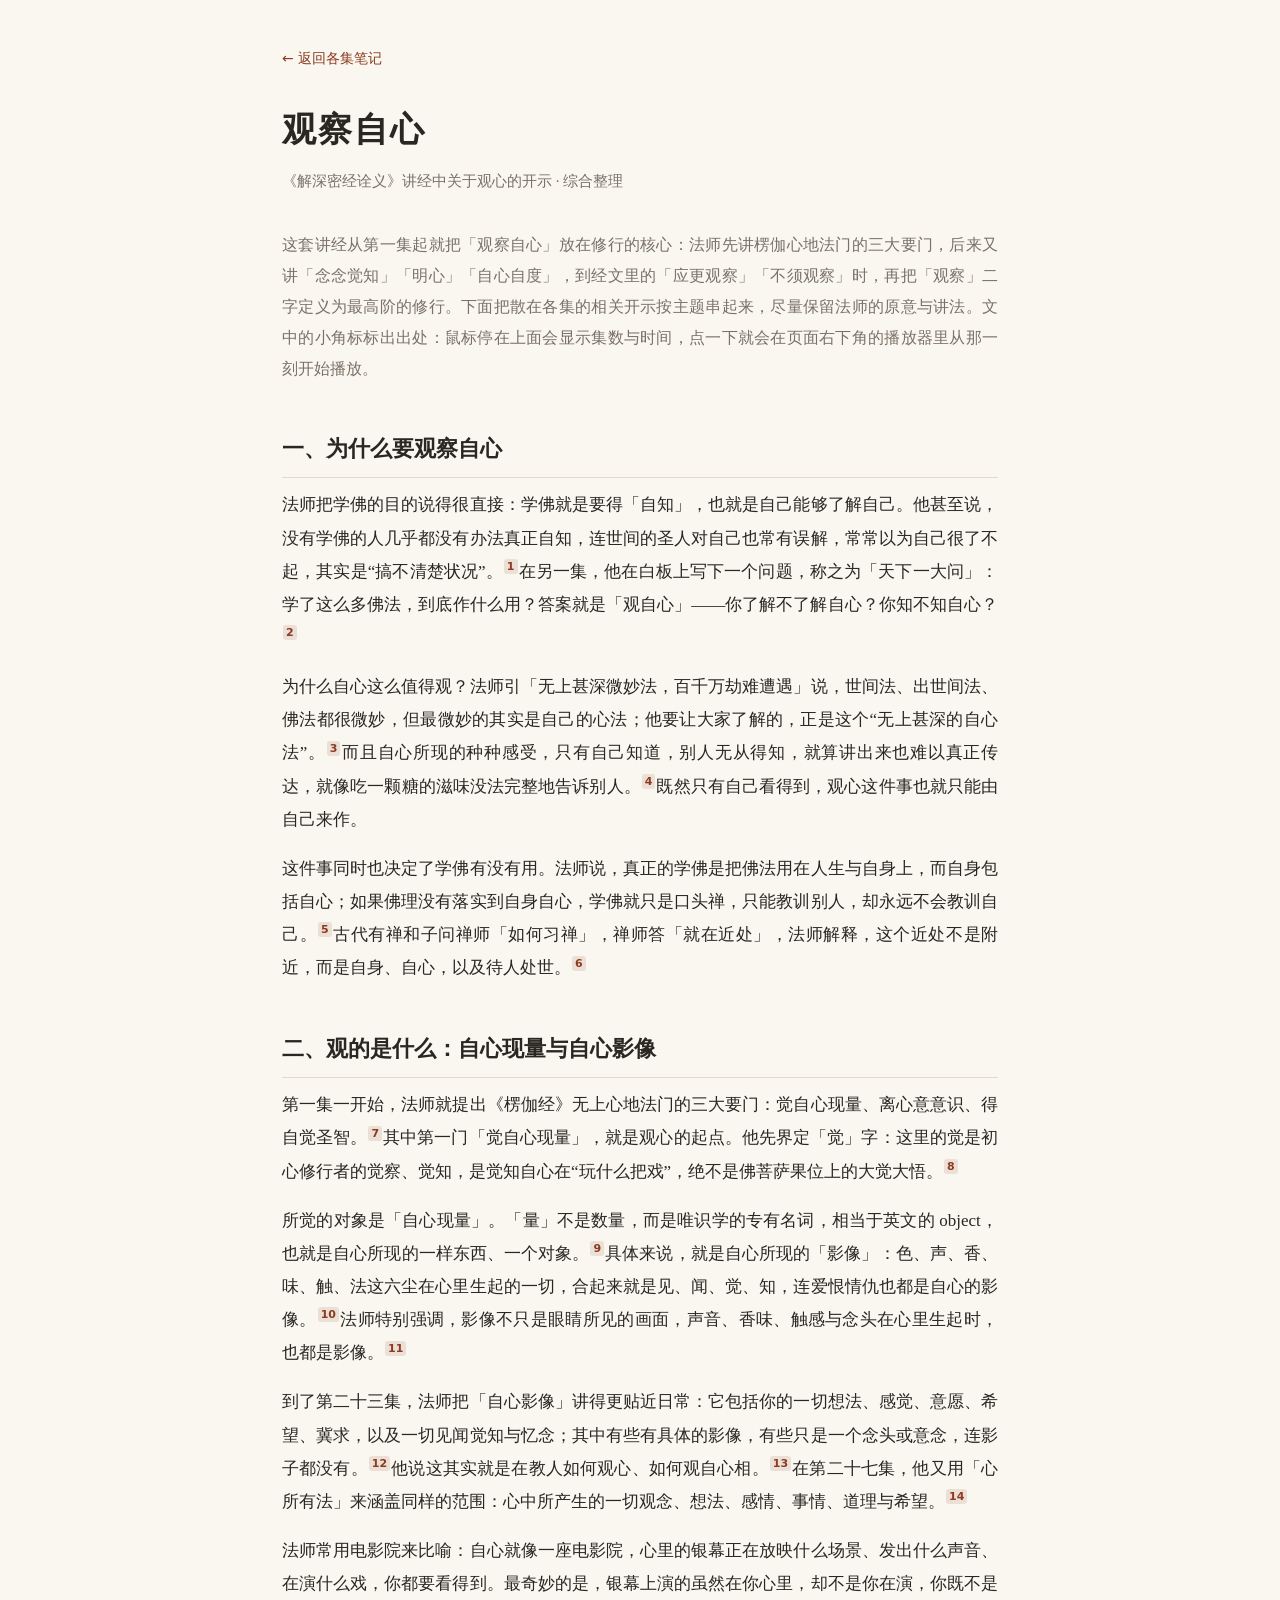
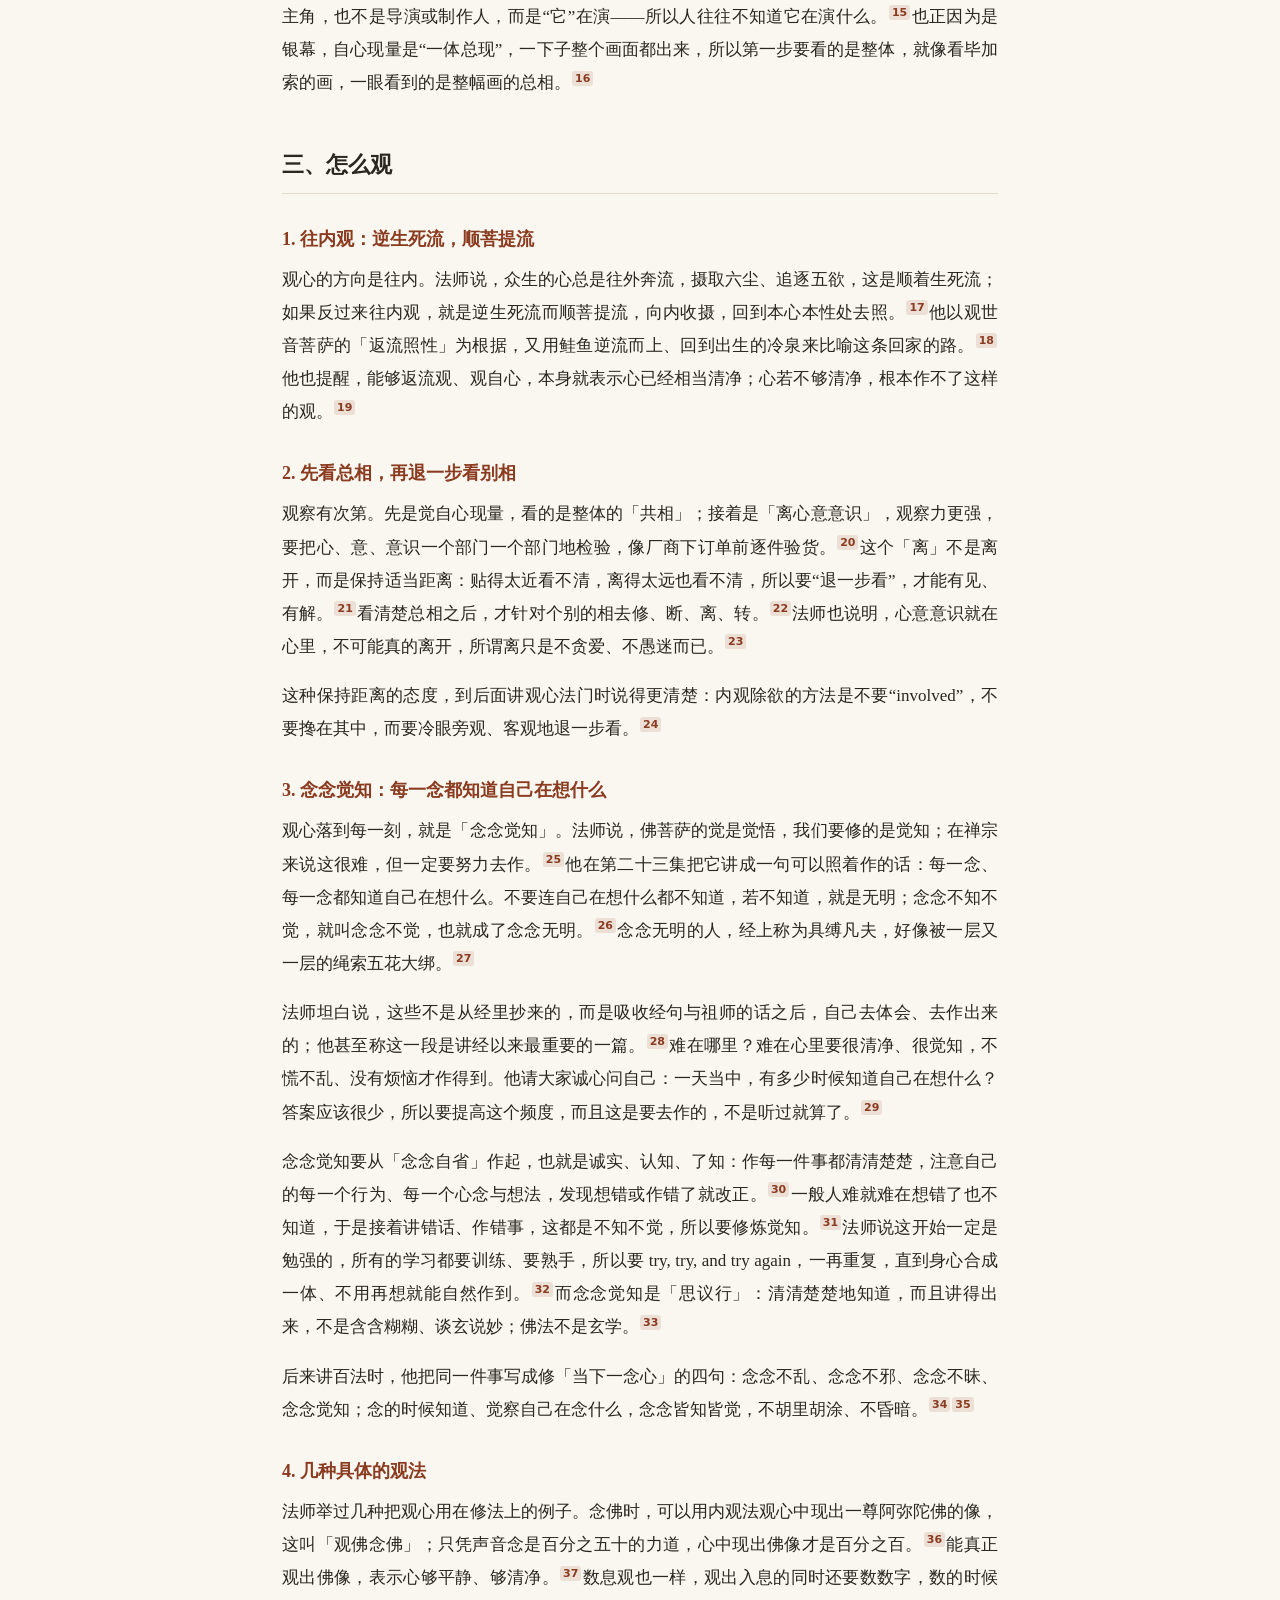
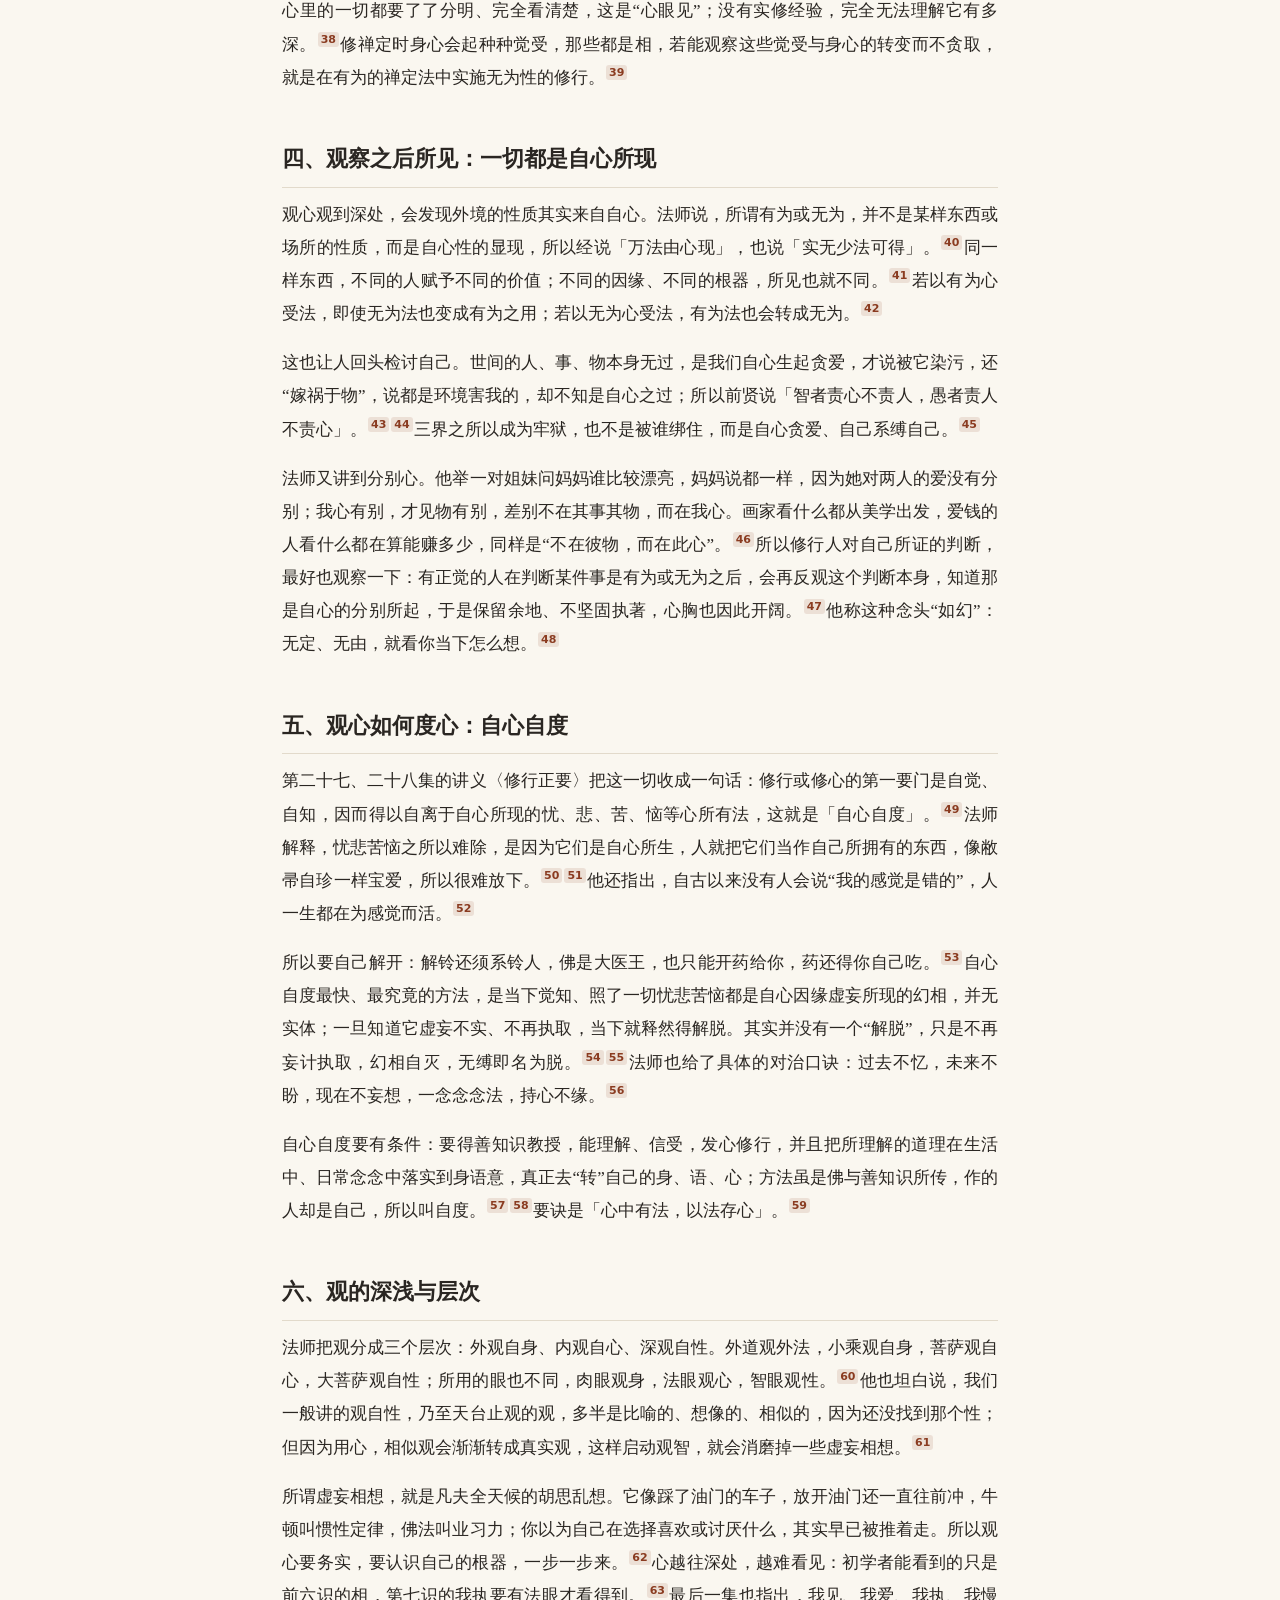
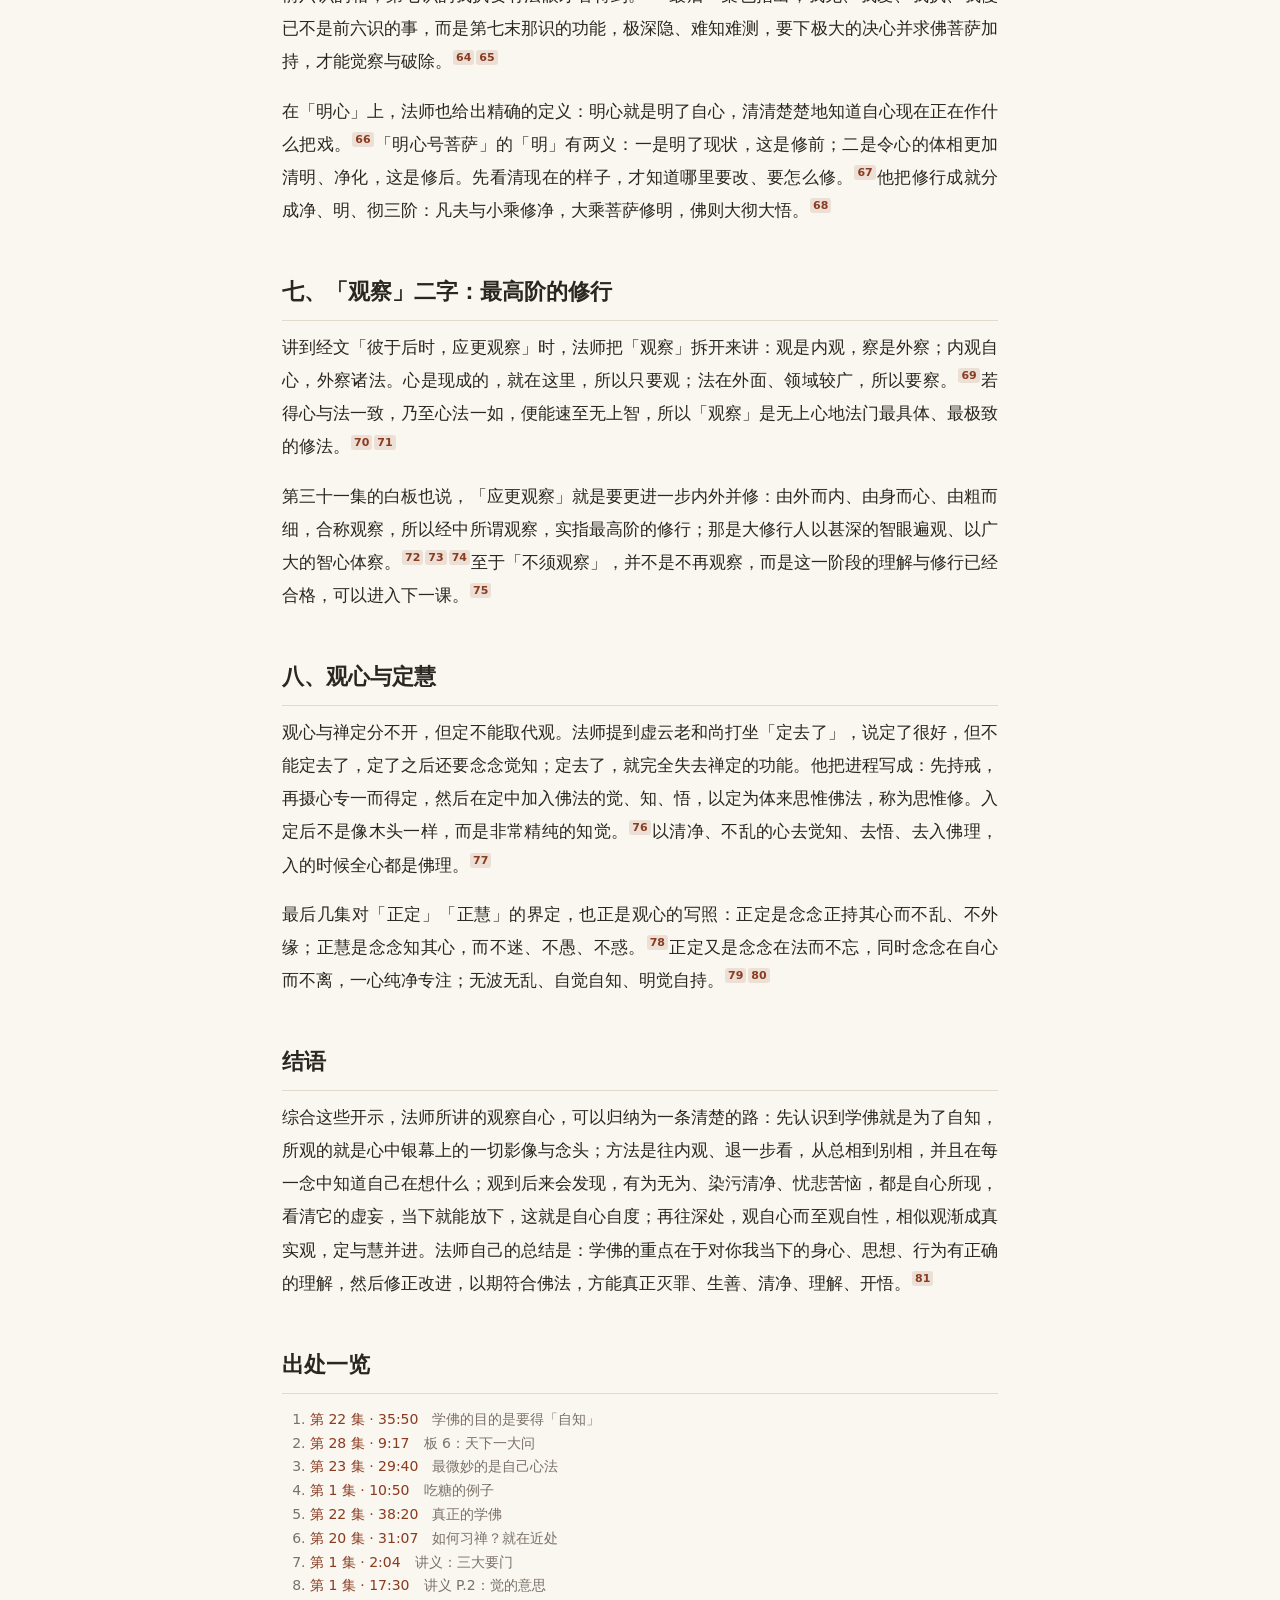
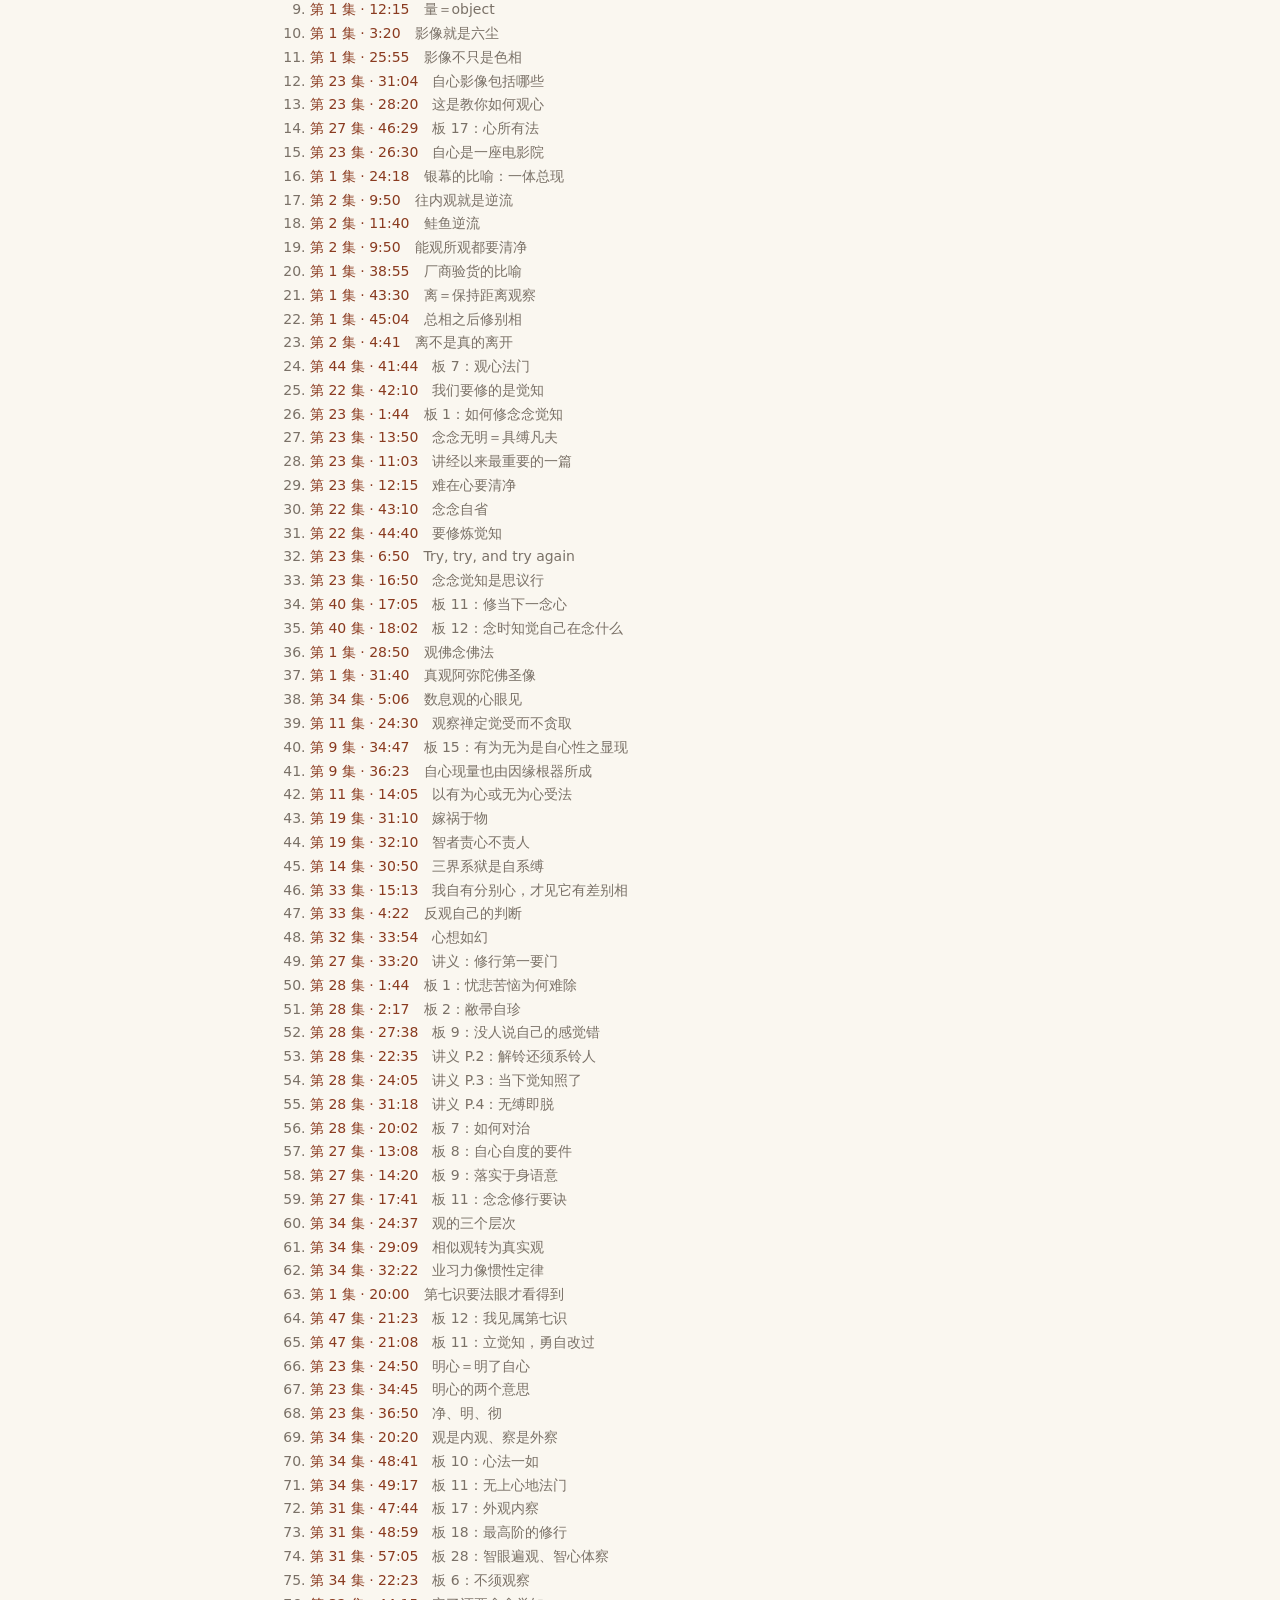
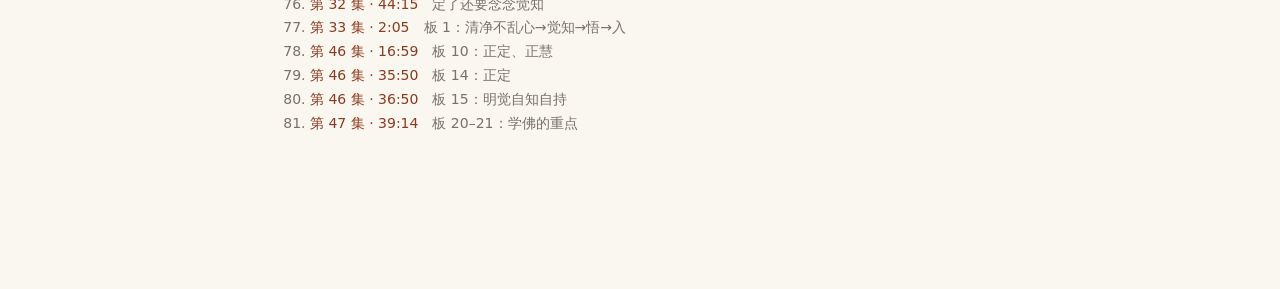
<file: guanxin.html>
<!DOCTYPE html>
<html lang="zh-CN"><head><meta charset="utf-8"><meta name="viewport" content="width=device-width,initial-scale=1">
<title>观察自心 · 解深密经诠义讲经整理</title>
<style>
:root{--bg:#faf7f0;--ink:#2a2622;--mute:#7a7167;--line:#e2dacb;--acc:#8a3b20;--card:#fffdf8}
@media (prefers-color-scheme:dark){:root{--bg:#1c1a17;--ink:#e9e3d8;--mute:#9c9386;--line:#3a352e;--acc:#e0916f;--card:#24211d}}
*{box-sizing:border-box}body{margin:0;background:var(--bg);color:var(--ink);font:17px/1.95 "Noto Serif SC","Songti SC","STSong",serif}
main{max-width:760px;margin:0 auto;padding:48px 22px 140px}
nav.top{font:14px/1.5 system-ui,sans-serif;margin-bottom:28px}nav.top a{color:var(--acc);text-decoration:none}
h1{font-size:34px;margin:0 0 4px;letter-spacing:.06em}.sub{color:var(--mute);margin:0 0 32px;font-size:15px}
h2{font-size:22px;margin:44px 0 10px;padding-bottom:6px;border-bottom:1px solid var(--line)}
h3{font-size:18px;margin:28px 0 6px;color:var(--acc)}
p{margin:0 0 16px;text-align:justify}.lead{color:var(--mute);font-size:16px}
sup.fn{position:relative;cursor:pointer;color:var(--acc);font:600 11px/1 system-ui,sans-serif;padding:1px 3px;margin:0 1px;border-radius:3px;background:color-mix(in srgb,var(--acc) 12%,transparent)}
sup.fn:hover,sup.fn:focus{background:var(--acc);color:var(--bg);outline:none}
sup.fn::after{content:attr(data-tip);position:absolute;left:50%;bottom:150%;transform:translateX(-50%);white-space:nowrap;background:var(--ink);color:var(--bg);font:500 13px/1.4 system-ui,sans-serif;padding:6px 10px;border-radius:6px;opacity:0;pointer-events:none;transition:opacity .12s;z-index:5;box-shadow:0 4px 14px rgba(0,0,0,.2)}
sup.fn:hover::after,sup.fn:focus::after{opacity:1}
ol.notes{font:14px/1.7 system-ui,sans-serif;color:var(--mute);padding-left:28px}ol.notes a{color:var(--acc);text-decoration:none;white-space:nowrap}
#pl{position:fixed;right:16px;bottom:16px;width:360px;max-width:calc(100vw - 32px);background:var(--card);border:1px solid var(--line);border-radius:10px;box-shadow:0 8px 30px rgba(0,0,0,.25);overflow:hidden;display:none;z-index:10}
#pl.on{display:block}#pl .bar{display:flex;justify-content:space-between;align-items:center;font:13px system-ui,sans-serif;padding:6px 10px;color:var(--mute)}
#pl button{border:0;background:none;color:var(--mute);font-size:18px;cursor:pointer}
#pl .vid{position:relative;padding-top:56.25%}#pl iframe,#yt{position:absolute;inset:0;width:100%;height:100%}
</style></head><body><main>
<nav class="top"><a href="index.html">← 返回各集笔记</a></nav>
<h1>观察自心</h1>
<p class="sub">《解深密经诠义》讲经中关于观心的开示 · 综合整理</p>

<p class="lead">这套讲经从第一集起就把「观察自心」放在修行的核心：法师先讲楞伽心地法门的三大要门，后来又讲「念念觉知」「明心」「自心自度」，到经文里的「应更观察」「不须观察」时，再把「观察」二字定义为最高阶的修行。下面把散在各集的相关开示按主题串起来，尽量保留法师的原意与讲法。文中的小角标标出出处：鼠标停在上面会显示集数与时间，点一下就会在页面右下角的播放器里从那一刻开始播放。</p>

<h2>一、为什么要观察自心</h2>

<p>法师把学佛的目的说得很直接：学佛就是要得「自知」，也就是自己能够了解自己。他甚至说，没有学佛的人几乎都没有办法真正自知，连世间的圣人对自己也常有误解，常常以为自己很了不起，其实是“搞不清楚状况”。<sup class="fn" data-v="0QhSM1ipttY" data-t="2150" data-tip="第 22 集 · 35:50 · 学佛的目的是要得「自知」" tabindex="0">1</sup>在另一集，他在白板上写下一个问题，称之为「天下一大问」：学了这么多佛法，到底作什么用？答案就是「观自心」——你了解不了解自心？你知不知自心？<sup class="fn" data-v="XRyJ_AbE_s0" data-t="557" data-tip="第 28 集 · 9:17 · 板 6：天下一大问" tabindex="0">2</sup></p>

<p>为什么自心这么值得观？法师引「无上甚深微妙法，百千万劫难遭遇」说，世间法、出世间法、佛法都很微妙，但最微妙的其实是自己的心法；他要让大家了解的，正是这个“无上甚深的自心法”。<sup class="fn" data-v="KzEhn-gmhK0" data-t="1780" data-tip="第 23 集 · 29:40 · 最微妙的是自己心法" tabindex="0">3</sup>而且自心所现的种种感受，只有自己知道，别人无从得知，就算讲出来也难以真正传达，就像吃一颗糖的滋味没法完整地告诉别人。<sup class="fn" data-v="Euezt206S1M" data-t="650" data-tip="第 1 集 · 10:50 · 吃糖的例子" tabindex="0">4</sup>既然只有自己看得到，观心这件事也就只能由自己来作。</p>

<p>这件事同时也决定了学佛有没有用。法师说，真正的学佛是把佛法用在人生与自身上，而自身包括自心；如果佛理没有落实到自身自心，学佛就只是口头禅，只能教训别人，却永远不会教训自己。<sup class="fn" data-v="0QhSM1ipttY" data-t="2300" data-tip="第 22 集 · 38:20 · 真正的学佛" tabindex="0">5</sup>古代有禅和子问禅师「如何习禅」，禅师答「就在近处」，法师解释，这个近处不是附近，而是自身、自心，以及待人处世。<sup class="fn" data-v="IY5YjKrkqRg" data-t="1867" data-tip="第 20 集 · 31:07 · 如何习禅？就在近处" tabindex="0">6</sup></p>

<h2>二、观的是什么：自心现量与自心影像</h2>

<p>第一集一开始，法师就提出《楞伽经》无上心地法门的三大要门：觉自心现量、离心意意识、得自觉圣智。<sup class="fn" data-v="Euezt206S1M" data-t="124" data-tip="第 1 集 · 2:04 · 讲义：三大要门" tabindex="0">7</sup>其中第一门「觉自心现量」，就是观心的起点。他先界定「觉」字：这里的觉是初心修行者的觉察、觉知，是觉知自心在“玩什么把戏”，绝不是佛菩萨果位上的大觉大悟。<sup class="fn" data-v="Euezt206S1M" data-t="1050" data-tip="第 1 集 · 17:30 · 讲义 P.2：觉的意思" tabindex="0">8</sup></p>

<p>所觉的对象是「自心现量」。「量」不是数量，而是唯识学的专有名词，相当于英文的 object，也就是自心所现的一样东西、一个对象。<sup class="fn" data-v="Euezt206S1M" data-t="735" data-tip="第 1 集 · 12:15 · 量＝object" tabindex="0">9</sup>具体来说，就是自心所现的「影像」：色、声、香、味、触、法这六尘在心里生起的一切，合起来就是见、闻、觉、知，连爱恨情仇也都是自心的影像。<sup class="fn" data-v="Euezt206S1M" data-t="200" data-tip="第 1 集 · 3:20 · 影像就是六尘" tabindex="0">10</sup>法师特别强调，影像不只是眼睛所见的画面，声音、香味、触感与念头在心里生起时，也都是影像。<sup class="fn" data-v="Euezt206S1M" data-t="1555" data-tip="第 1 集 · 25:55 · 影像不只是色相" tabindex="0">11</sup></p>

<p>到了第二十三集，法师把「自心影像」讲得更贴近日常：它包括你的一切想法、感觉、意愿、希望、冀求，以及一切见闻觉知与忆念；其中有些有具体的影像，有些只是一个念头或意念，连影子都没有。<sup class="fn" data-v="KzEhn-gmhK0" data-t="1864" data-tip="第 23 集 · 31:04 · 自心影像包括哪些" tabindex="0">12</sup>他说这其实就是在教人如何观心、如何观自心相。<sup class="fn" data-v="KzEhn-gmhK0" data-t="1700" data-tip="第 23 集 · 28:20 · 这是教你如何观心" tabindex="0">13</sup>在第二十七集，他又用「心所有法」来涵盖同样的范围：心中所产生的一切观念、想法、感情、事情、道理与希望。<sup class="fn" data-v="eWTuHa-sVnU" data-t="2789" data-tip="第 27 集 · 46:29 · 板 17：心所有法" tabindex="0">14</sup></p>

<p>法师常用电影院来比喻：自心就像一座电影院，心里的银幕正在放映什么场景、发出什么声音、在演什么戏，你都要看得到。最奇妙的是，银幕上演的虽然在你心里，却不是你在演，你既不是主角，也不是导演或制作人，而是“它”在演——所以人往往不知道它在演什么。<sup class="fn" data-v="KzEhn-gmhK0" data-t="1590" data-tip="第 23 集 · 26:30 · 自心是一座电影院" tabindex="0">15</sup>也正因为是银幕，自心现量是“一体总现”，一下子整个画面都出来，所以第一步要看的是整体，就像看毕加索的画，一眼看到的是整幅画的总相。<sup class="fn" data-v="Euezt206S1M" data-t="1458" data-tip="第 1 集 · 24:18 · 银幕的比喻：一体总现" tabindex="0">16</sup></p>

<h2>三、怎么观</h2>

<h3>1. 往内观：逆生死流，顺菩提流</h3>

<p>观心的方向是往内。法师说，众生的心总是往外奔流，摄取六尘、追逐五欲，这是顺着生死流；如果反过来往内观，就是逆生死流而顺菩提流，向内收摄，回到本心本性处去照。<sup class="fn" data-v="SwdDSa_wiYY" data-t="590" data-tip="第 2 集 · 9:50 · 往内观就是逆流" tabindex="0">17</sup>他以观世音菩萨的「返流照性」为根据，又用鲑鱼逆流而上、回到出生的冷泉来比喻这条回家的路。<sup class="fn" data-v="SwdDSa_wiYY" data-t="700" data-tip="第 2 集 · 11:40 · 鲑鱼逆流" tabindex="0">18</sup>他也提醒，能够返流观、观自心，本身就表示心已经相当清净；心若不够清净，根本作不了这样的观。<sup class="fn" data-v="SwdDSa_wiYY" data-t="590" data-tip="第 2 集 · 9:50 · 能观所观都要清净" tabindex="0">19</sup></p>

<h3>2. 先看总相，再退一步看别相</h3>

<p>观察有次第。先是觉自心现量，看的是整体的「共相」；接着是「离心意意识」，观察力更强，要把心、意、意识一个部门一个部门地检验，像厂商下订单前逐件验货。<sup class="fn" data-v="Euezt206S1M" data-t="2335" data-tip="第 1 集 · 38:55 · 厂商验货的比喻" tabindex="0">20</sup>这个「离」不是离开，而是保持适当距离：贴得太近看不清，离得太远也看不清，所以要“退一步看”，才能有见、有解。<sup class="fn" data-v="Euezt206S1M" data-t="2610" data-tip="第 1 集 · 43:30 · 离＝保持距离观察" tabindex="0">21</sup>看清楚总相之后，才针对个别的相去修、断、离、转。<sup class="fn" data-v="Euezt206S1M" data-t="2704" data-tip="第 1 集 · 45:04 · 总相之后修别相" tabindex="0">22</sup>法师也说明，心意意识就在心里，不可能真的离开，所谓离只是不贪爱、不愚迷而已。<sup class="fn" data-v="SwdDSa_wiYY" data-t="281" data-tip="第 2 集 · 4:41 · 离不是真的离开" tabindex="0">23</sup></p>

<p>这种保持距离的态度，到后面讲观心法门时说得更清楚：内观除欲的方法是不要“involved”，不要搀在其中，而要冷眼旁观、客观地退一步看。<sup class="fn" data-v="nIoFP4rens4" data-t="2504" data-tip="第 44 集 · 41:44 · 板 7：观心法门" tabindex="0">24</sup></p>

<h3>3. 念念觉知：每一念都知道自己在想什么</h3>

<p>观心落到每一刻，就是「念念觉知」。法师说，佛菩萨的觉是觉悟，我们要修的是觉知；在禅宗来说这很难，但一定要努力去作。<sup class="fn" data-v="0QhSM1ipttY" data-t="2530" data-tip="第 22 集 · 42:10 · 我们要修的是觉知" tabindex="0">25</sup>他在第二十三集把它讲成一句可以照着作的话：每一念、每一念都知道自己在想什么。不要连自己在想什么都不知道，若不知道，就是无明；念念不知不觉，就叫念念不觉，也就成了念念无明。<sup class="fn" data-v="KzEhn-gmhK0" data-t="104" data-tip="第 23 集 · 1:44 · 板 1：如何修念念觉知" tabindex="0">26</sup>念念无明的人，经上称为具缚凡夫，好像被一层又一层的绳索五花大绑。<sup class="fn" data-v="KzEhn-gmhK0" data-t="830" data-tip="第 23 集 · 13:50 · 念念无明＝具缚凡夫" tabindex="0">27</sup></p>

<p>法师坦白说，这些不是从经里抄来的，而是吸收经句与祖师的话之后，自己去体会、去作出来的；他甚至称这一段是讲经以来最重要的一篇。<sup class="fn" data-v="KzEhn-gmhK0" data-t="663" data-tip="第 23 集 · 11:03 · 讲经以来最重要的一篇" tabindex="0">28</sup>难在哪里？难在心里要很清净、很觉知，不慌不乱、没有烦恼才作得到。他请大家诚心问自己：一天当中，有多少时候知道自己在想什么？答案应该很少，所以要提高这个频度，而且这是要去作的，不是听过就算了。<sup class="fn" data-v="KzEhn-gmhK0" data-t="735" data-tip="第 23 集 · 12:15 · 难在心要清净" tabindex="0">29</sup></p>

<p>念念觉知要从「念念自省」作起，也就是诚实、认知、了知：作每一件事都清清楚楚，注意自己的每一个行为、每一个心念与想法，发现想错或作错了就改正。<sup class="fn" data-v="0QhSM1ipttY" data-t="2590" data-tip="第 22 集 · 43:10 · 念念自省" tabindex="0">30</sup>一般人难就难在想错了也不知道，于是接着讲错话、作错事，这都是不知不觉，所以要修炼觉知。<sup class="fn" data-v="0QhSM1ipttY" data-t="2680" data-tip="第 22 集 · 44:40 · 要修炼觉知" tabindex="0">31</sup>法师说这开始一定是勉强的，所有的学习都要训练、要熟手，所以要 try, try, and try again，一再重复，直到身心合成一体、不用再想就能自然作到。<sup class="fn" data-v="KzEhn-gmhK0" data-t="410" data-tip="第 23 集 · 6:50 · Try, try, and try again" tabindex="0">32</sup>而念念觉知是「思议行」：清清楚楚地知道，而且讲得出来，不是含含糊糊、谈玄说妙；佛法不是玄学。<sup class="fn" data-v="KzEhn-gmhK0" data-t="1010" data-tip="第 23 集 · 16:50 · 念念觉知是思议行" tabindex="0">33</sup></p>

<p>后来讲百法时，他把同一件事写成修「当下一念心」的四句：念念不乱、念念不邪、念念不昧、念念觉知；念的时候知道、觉察自己在念什么，念念皆知皆觉，不胡里胡涂、不昏暗。<sup class="fn" data-v="388iBuiK1i0" data-t="1025" data-tip="第 40 集 · 17:05 · 板 11：修当下一念心" tabindex="0">34</sup><sup class="fn" data-v="388iBuiK1i0" data-t="1082" data-tip="第 40 集 · 18:02 · 板 12：念时知觉自己在念什么" tabindex="0">35</sup></p>

<h3>4. 几种具体的观法</h3>

<p>法师举过几种把观心用在修法上的例子。念佛时，可以用内观法观心中现出一尊阿弥陀佛的像，这叫「观佛念佛」；只凭声音念是百分之五十的力道，心中现出佛像才是百分之百。<sup class="fn" data-v="Euezt206S1M" data-t="1730" data-tip="第 1 集 · 28:50 · 观佛念佛法" tabindex="0">36</sup>能真正观出佛像，表示心够平静、够清净。<sup class="fn" data-v="Euezt206S1M" data-t="1900" data-tip="第 1 集 · 31:40 · 真观阿弥陀佛圣像" tabindex="0">37</sup>数息观也一样，观出入息的同时还要数数字，数的时候心里的一切都要了了分明、完全看清楚，这是“心眼见”；没有实修经验，完全无法理解它有多深。<sup class="fn" data-v="OMcdF6AWlXc" data-t="306" data-tip="第 34 集 · 5:06 · 数息观的心眼见" tabindex="0">38</sup>修禅定时身心会起种种觉受，那些都是相，若能观察这些觉受与身心的转变而不贪取，就是在有为的禅定法中实施无为性的修行。<sup class="fn" data-v="Usbi4kxfnEE" data-t="1470" data-tip="第 11 集 · 24:30 · 观察禅定觉受而不贪取" tabindex="0">39</sup></p>

<h2>四、观察之后所见：一切都是自心所现</h2>

<p>观心观到深处，会发现外境的性质其实来自自心。法师说，所谓有为或无为，并不是某样东西或场所的性质，而是自心性的显现，所以经说「万法由心现」，也说「实无少法可得」。<sup class="fn" data-v="9NjkwYDBM0U" data-t="2087" data-tip="第 9 集 · 34:47 · 板 15：有为无为是自心性之显现" tabindex="0">40</sup>同一样东西，不同的人赋予不同的价值；不同的因缘、不同的根器，所见也就不同。<sup class="fn" data-v="9NjkwYDBM0U" data-t="2183" data-tip="第 9 集 · 36:23 · 自心现量也由因缘根器所成" tabindex="0">41</sup>若以有为心受法，即使无为法也变成有为之用；若以无为心受法，有为法也会转成无为。<sup class="fn" data-v="Usbi4kxfnEE" data-t="845" data-tip="第 11 集 · 14:05 · 以有为心或无为心受法" tabindex="0">42</sup></p>

<p>这也让人回头检讨自己。世间的人、事、物本身无过，是我们自心生起贪爱，才说被它染污，还“嫁祸于物”，说都是环境害我的，却不知是自心之过；所以前贤说「智者责心不责人，愚者责人不责心」。<sup class="fn" data-v="ea3eCavAmRw" data-t="1870" data-tip="第 19 集 · 31:10 · 嫁祸于物" tabindex="0">43</sup><sup class="fn" data-v="ea3eCavAmRw" data-t="1930" data-tip="第 19 集 · 32:10 · 智者责心不责人" tabindex="0">44</sup>三界之所以成为牢狱，也不是被谁绑住，而是自心贪爱、自己系缚自己。<sup class="fn" data-v="u6HYjouGPMk" data-t="1850" data-tip="第 14 集 · 30:50 · 三界系狱是自系缚" tabindex="0">45</sup></p>

<p>法师又讲到分别心。他举一对姐妹问妈妈谁比较漂亮，妈妈说都一样，因为她对两人的爱没有分别；我心有别，才见物有别，差别不在其事其物，而在我心。画家看什么都从美学出发，爱钱的人看什么都在算能赚多少，同样是“不在彼物，而在此心”。<sup class="fn" data-v="-FJbULZUPwc" data-t="913" data-tip="第 33 集 · 15:13 · 我自有分别心，才见它有差别相" tabindex="0">46</sup>所以修行人对自己所证的判断，最好也观察一下：有正觉的人在判断某件事是有为或无为之后，会再反观这个判断本身，知道那是自心的分别所起，于是保留余地、不坚固执著，心胸也因此开阔。<sup class="fn" data-v="-FJbULZUPwc" data-t="262" data-tip="第 33 集 · 4:22 · 反观自己的判断" tabindex="0">47</sup>他称这种念头“如幻”：无定、无由，就看你当下怎么想。<sup class="fn" data-v="YA8XQUnTaig" data-t="2034" data-tip="第 32 集 · 33:54 · 心想如幻" tabindex="0">48</sup></p>

<h2>五、观心如何度心：自心自度</h2>

<p>第二十七、二十八集的讲义〈修行正要〉把这一切收成一句话：修行或修心的第一要门是自觉、自知，因而得以自离于自心所现的忧、悲、苦、恼等心所有法，这就是「自心自度」。<sup class="fn" data-v="eWTuHa-sVnU" data-t="2000" data-tip="第 27 集 · 33:20 · 讲义：修行第一要门" tabindex="0">49</sup>法师解释，忧悲苦恼之所以难除，是因为它们是自心所生，人就把它们当作自己所拥有的东西，像敝帚自珍一样宝爱，所以很难放下。<sup class="fn" data-v="XRyJ_AbE_s0" data-t="104" data-tip="第 28 集 · 1:44 · 板 1：忧悲苦恼为何难除" tabindex="0">50</sup><sup class="fn" data-v="XRyJ_AbE_s0" data-t="137" data-tip="第 28 集 · 2:17 · 板 2：敝帚自珍" tabindex="0">51</sup>他还指出，自古以来没有人会说“我的感觉是错的”，人一生都在为感觉而活。<sup class="fn" data-v="XRyJ_AbE_s0" data-t="1658" data-tip="第 28 集 · 27:38 · 板 9：没人说自己的感觉错" tabindex="0">52</sup></p>

<p>所以要自己解开：解铃还须系铃人，佛是大医王，也只能开药给你，药还得你自己吃。<sup class="fn" data-v="XRyJ_AbE_s0" data-t="1355" data-tip="第 28 集 · 22:35 · 讲义 P.2：解铃还须系铃人" tabindex="0">53</sup>自心自度最快、最究竟的方法，是当下觉知、照了一切忧悲苦恼都是自心因缘虚妄所现的幻相，并无实体；一旦知道它虚妄不实、不再执取，当下就释然得解脱。其实并没有一个“解脱”，只是不再妄计执取，幻相自灭，无缚即名为脱。<sup class="fn" data-v="XRyJ_AbE_s0" data-t="1445" data-tip="第 28 集 · 24:05 · 讲义 P.3：当下觉知照了" tabindex="0">54</sup><sup class="fn" data-v="XRyJ_AbE_s0" data-t="1878" data-tip="第 28 集 · 31:18 · 讲义 P.4：无缚即脱" tabindex="0">55</sup>法师也给了具体的对治口诀：过去不忆，未来不盼，现在不妄想，一念念念法，持心不缘。<sup class="fn" data-v="XRyJ_AbE_s0" data-t="1202" data-tip="第 28 集 · 20:02 · 板 7：如何对治" tabindex="0">56</sup></p>

<p>自心自度要有条件：要得善知识教授，能理解、信受，发心修行，并且把所理解的道理在生活中、日常念念中落实到身语意，真正去“转”自己的身、语、心；方法虽是佛与善知识所传，作的人却是自己，所以叫自度。<sup class="fn" data-v="eWTuHa-sVnU" data-t="788" data-tip="第 27 集 · 13:08 · 板 8：自心自度的要件" tabindex="0">57</sup><sup class="fn" data-v="eWTuHa-sVnU" data-t="860" data-tip="第 27 集 · 14:20 · 板 9：落实于身语意" tabindex="0">58</sup>要诀是「心中有法，以法存心」。<sup class="fn" data-v="eWTuHa-sVnU" data-t="1061" data-tip="第 27 集 · 17:41 · 板 11：念念修行要诀" tabindex="0">59</sup></p>

<h2>六、观的深浅与层次</h2>

<p>法师把观分成三个层次：外观自身、内观自心、深观自性。外道观外法，小乘观自身，菩萨观自心，大菩萨观自性；所用的眼也不同，肉眼观身，法眼观心，智眼观性。<sup class="fn" data-v="OMcdF6AWlXc" data-t="1477" data-tip="第 34 集 · 24:37 · 观的三个层次" tabindex="0">60</sup>他也坦白说，我们一般讲的观自性，乃至天台止观的观，多半是比喻的、想像的、相似的，因为还没找到那个性；但因为用心，相似观会渐渐转成真实观，这样启动观智，就会消磨掉一些虚妄相想。<sup class="fn" data-v="OMcdF6AWlXc" data-t="1749" data-tip="第 34 集 · 29:09 · 相似观转为真实观" tabindex="0">61</sup></p>

<p>所谓虚妄相想，就是凡夫全天候的胡思乱想。它像踩了油门的车子，放开油门还一直往前冲，牛顿叫惯性定律，佛法叫业习力；你以为自己在选择喜欢或讨厌什么，其实早已被推着走。所以观心要务实，要认识自己的根器，一步一步来。<sup class="fn" data-v="OMcdF6AWlXc" data-t="1942" data-tip="第 34 集 · 32:22 · 业习力像惯性定律" tabindex="0">62</sup>心越往深处，越难看见：初学者能看到的只是前六识的相，第七识的我执要有法眼才看得到。<sup class="fn" data-v="Euezt206S1M" data-t="1200" data-tip="第 1 集 · 20:00 · 第七识要法眼才看得到" tabindex="0">63</sup>最后一集也指出，我见、我爱、我执、我慢已不是前六识的事，而是第七末那识的功能，极深隐、难知难测，要下极大的决心并求佛菩萨加持，才能觉察与破除。<sup class="fn" data-v="czngdSzTGQ0" data-t="1283" data-tip="第 47 集 · 21:23 · 板 12：我见属第七识" tabindex="0">64</sup><sup class="fn" data-v="czngdSzTGQ0" data-t="1268" data-tip="第 47 集 · 21:08 · 板 11：立觉知，勇自改过" tabindex="0">65</sup></p>

<p>在「明心」上，法师也给出精确的定义：明心就是明了自心，清清楚楚地知道自心现在正在作什么把戏。<sup class="fn" data-v="KzEhn-gmhK0" data-t="1490" data-tip="第 23 集 · 24:50 · 明心＝明了自心" tabindex="0">66</sup>「明心号菩萨」的「明」有两义：一是明了现状，这是修前；二是令心的体相更加清明、净化，这是修后。先看清现在的样子，才知道哪里要改、要怎么修。<sup class="fn" data-v="KzEhn-gmhK0" data-t="2085" data-tip="第 23 集 · 34:45 · 明心的两个意思" tabindex="0">67</sup>他把修行成就分成净、明、彻三阶：凡夫与小乘修净，大乘菩萨修明，佛则大彻大悟。<sup class="fn" data-v="KzEhn-gmhK0" data-t="2210" data-tip="第 23 集 · 36:50 · 净、明、彻" tabindex="0">68</sup></p>

<h2>七、「观察」二字：最高阶的修行</h2>

<p>讲到经文「彼于后时，应更观察」时，法师把「观察」拆开来讲：观是内观，察是外察；内观自心，外察诸法。心是现成的，就在这里，所以只要观；法在外面、领域较广，所以要察。<sup class="fn" data-v="OMcdF6AWlXc" data-t="1220" data-tip="第 34 集 · 20:20 · 观是内观、察是外察" tabindex="0">69</sup>若得心与法一致，乃至心法一如，便能速至无上智，所以「观察」是无上心地法门最具体、最极致的修法。<sup class="fn" data-v="OMcdF6AWlXc" data-t="2921" data-tip="第 34 集 · 48:41 · 板 10：心法一如" tabindex="0">70</sup><sup class="fn" data-v="OMcdF6AWlXc" data-t="2957" data-tip="第 34 集 · 49:17 · 板 11：无上心地法门" tabindex="0">71</sup></p>

<p>第三十一集的白板也说，「应更观察」就是要更进一步内外并修：由外而内、由身而心、由粗而细，合称观察，所以经中所谓观察，实指最高阶的修行；那是大修行人以甚深的智眼遍观、以广大的智心体察。<sup class="fn" data-v="STcKSVVVE_I" data-t="2864" data-tip="第 31 集 · 47:44 · 板 17：外观内察" tabindex="0">72</sup><sup class="fn" data-v="STcKSVVVE_I" data-t="2939" data-tip="第 31 集 · 48:59 · 板 18：最高阶的修行" tabindex="0">73</sup><sup class="fn" data-v="STcKSVVVE_I" data-t="3425" data-tip="第 31 集 · 57:05 · 板 28：智眼遍观、智心体察" tabindex="0">74</sup>至于「不须观察」，并不是不再观察，而是这一阶段的理解与修行已经合格，可以进入下一课。<sup class="fn" data-v="OMcdF6AWlXc" data-t="1343" data-tip="第 34 集 · 22:23 · 板 6：不须观察" tabindex="0">75</sup></p>

<h2>八、观心与定慧</h2>

<p>观心与禅定分不开，但定不能取代观。法师提到虚云老和尚打坐「定去了」，说定了很好，但不能定去了，定了之后还要念念觉知；定去了，就完全失去禅定的功能。他把进程写成：先持戒，再摄心专一而得定，然后在定中加入佛法的觉、知、悟，以定为体来思惟佛法，称为思惟修。入定后不是像木头一样，而是非常精纯的知觉。<sup class="fn" data-v="YA8XQUnTaig" data-t="2655" data-tip="第 32 集 · 44:15 · 定了还要念念觉知" tabindex="0">76</sup>以清净、不乱的心去觉知、去悟、去入佛理，入的时候全心都是佛理。<sup class="fn" data-v="-FJbULZUPwc" data-t="125" data-tip="第 33 集 · 2:05 · 板 1：清净不乱心→觉知→悟→入" tabindex="0">77</sup></p>

<p>最后几集对「正定」「正慧」的界定，也正是观心的写照：正定是念念正持其心而不乱、不外缘；正慧是念念知其心，而不迷、不愚、不惑。<sup class="fn" data-v="xc8Yjn6Jny4" data-t="1019" data-tip="第 46 集 · 16:59 · 板 10：正定、正慧" tabindex="0">78</sup>正定又是念念在法而不忘，同时念念在自心而不离，一心纯净专注；无波无乱、自觉自知、明觉自持。<sup class="fn" data-v="xc8Yjn6Jny4" data-t="2150" data-tip="第 46 集 · 35:50 · 板 14：正定" tabindex="0">79</sup><sup class="fn" data-v="xc8Yjn6Jny4" data-t="2210" data-tip="第 46 集 · 36:50 · 板 15：明觉自知自持" tabindex="0">80</sup></p>

<h2>结语</h2>

<p>综合这些开示，法师所讲的观察自心，可以归纳为一条清楚的路：先认识到学佛就是为了自知，所观的就是心中银幕上的一切影像与念头；方法是往内观、退一步看，从总相到别相，并且在每一念中知道自己在想什么；观到后来会发现，有为无为、染污清净、忧悲苦恼，都是自心所现，看清它的虚妄，当下就能放下，这就是自心自度；再往深处，观自心而至观自性，相似观渐成真实观，定与慧并进。法师自己的总结是：学佛的重点在于对你我当下的身心、思想、行为有正确的理解，然后修正改进，以期符合佛法，方能真正灭罪、生善、清净、理解、开悟。<sup class="fn" data-v="czngdSzTGQ0" data-t="2354" data-tip="第 47 集 · 39:14 · 板 20–21：学佛的重点" tabindex="0">81</sup></p>

<h2>出处一览</h2><ol class="notes"><li><a class="fn2" href="#" data-v="0QhSM1ipttY" data-t="2150">第 22 集 · 35:50</a>　学佛的目的是要得「自知」</li><li><a class="fn2" href="#" data-v="XRyJ_AbE_s0" data-t="557">第 28 集 · 9:17</a>　板 6：天下一大问</li><li><a class="fn2" href="#" data-v="KzEhn-gmhK0" data-t="1780">第 23 集 · 29:40</a>　最微妙的是自己心法</li><li><a class="fn2" href="#" data-v="Euezt206S1M" data-t="650">第 1 集 · 10:50</a>　吃糖的例子</li><li><a class="fn2" href="#" data-v="0QhSM1ipttY" data-t="2300">第 22 集 · 38:20</a>　真正的学佛</li><li><a class="fn2" href="#" data-v="IY5YjKrkqRg" data-t="1867">第 20 集 · 31:07</a>　如何习禅？就在近处</li><li><a class="fn2" href="#" data-v="Euezt206S1M" data-t="124">第 1 集 · 2:04</a>　讲义：三大要门</li><li><a class="fn2" href="#" data-v="Euezt206S1M" data-t="1050">第 1 集 · 17:30</a>　讲义 P.2：觉的意思</li><li><a class="fn2" href="#" data-v="Euezt206S1M" data-t="735">第 1 集 · 12:15</a>　量＝object</li><li><a class="fn2" href="#" data-v="Euezt206S1M" data-t="200">第 1 集 · 3:20</a>　影像就是六尘</li><li><a class="fn2" href="#" data-v="Euezt206S1M" data-t="1555">第 1 集 · 25:55</a>　影像不只是色相</li><li><a class="fn2" href="#" data-v="KzEhn-gmhK0" data-t="1864">第 23 集 · 31:04</a>　自心影像包括哪些</li><li><a class="fn2" href="#" data-v="KzEhn-gmhK0" data-t="1700">第 23 集 · 28:20</a>　这是教你如何观心</li><li><a class="fn2" href="#" data-v="eWTuHa-sVnU" data-t="2789">第 27 集 · 46:29</a>　板 17：心所有法</li><li><a class="fn2" href="#" data-v="KzEhn-gmhK0" data-t="1590">第 23 集 · 26:30</a>　自心是一座电影院</li><li><a class="fn2" href="#" data-v="Euezt206S1M" data-t="1458">第 1 集 · 24:18</a>　银幕的比喻：一体总现</li><li><a class="fn2" href="#" data-v="SwdDSa_wiYY" data-t="590">第 2 集 · 9:50</a>　往内观就是逆流</li><li><a class="fn2" href="#" data-v="SwdDSa_wiYY" data-t="700">第 2 集 · 11:40</a>　鲑鱼逆流</li><li><a class="fn2" href="#" data-v="SwdDSa_wiYY" data-t="590">第 2 集 · 9:50</a>　能观所观都要清净</li><li><a class="fn2" href="#" data-v="Euezt206S1M" data-t="2335">第 1 集 · 38:55</a>　厂商验货的比喻</li><li><a class="fn2" href="#" data-v="Euezt206S1M" data-t="2610">第 1 集 · 43:30</a>　离＝保持距离观察</li><li><a class="fn2" href="#" data-v="Euezt206S1M" data-t="2704">第 1 集 · 45:04</a>　总相之后修别相</li><li><a class="fn2" href="#" data-v="SwdDSa_wiYY" data-t="281">第 2 集 · 4:41</a>　离不是真的离开</li><li><a class="fn2" href="#" data-v="nIoFP4rens4" data-t="2504">第 44 集 · 41:44</a>　板 7：观心法门</li><li><a class="fn2" href="#" data-v="0QhSM1ipttY" data-t="2530">第 22 集 · 42:10</a>　我们要修的是觉知</li><li><a class="fn2" href="#" data-v="KzEhn-gmhK0" data-t="104">第 23 集 · 1:44</a>　板 1：如何修念念觉知</li><li><a class="fn2" href="#" data-v="KzEhn-gmhK0" data-t="830">第 23 集 · 13:50</a>　念念无明＝具缚凡夫</li><li><a class="fn2" href="#" data-v="KzEhn-gmhK0" data-t="663">第 23 集 · 11:03</a>　讲经以来最重要的一篇</li><li><a class="fn2" href="#" data-v="KzEhn-gmhK0" data-t="735">第 23 集 · 12:15</a>　难在心要清净</li><li><a class="fn2" href="#" data-v="0QhSM1ipttY" data-t="2590">第 22 集 · 43:10</a>　念念自省</li><li><a class="fn2" href="#" data-v="0QhSM1ipttY" data-t="2680">第 22 集 · 44:40</a>　要修炼觉知</li><li><a class="fn2" href="#" data-v="KzEhn-gmhK0" data-t="410">第 23 集 · 6:50</a>　Try, try, and try again</li><li><a class="fn2" href="#" data-v="KzEhn-gmhK0" data-t="1010">第 23 集 · 16:50</a>　念念觉知是思议行</li><li><a class="fn2" href="#" data-v="388iBuiK1i0" data-t="1025">第 40 集 · 17:05</a>　板 11：修当下一念心</li><li><a class="fn2" href="#" data-v="388iBuiK1i0" data-t="1082">第 40 集 · 18:02</a>　板 12：念时知觉自己在念什么</li><li><a class="fn2" href="#" data-v="Euezt206S1M" data-t="1730">第 1 集 · 28:50</a>　观佛念佛法</li><li><a class="fn2" href="#" data-v="Euezt206S1M" data-t="1900">第 1 集 · 31:40</a>　真观阿弥陀佛圣像</li><li><a class="fn2" href="#" data-v="OMcdF6AWlXc" data-t="306">第 34 集 · 5:06</a>　数息观的心眼见</li><li><a class="fn2" href="#" data-v="Usbi4kxfnEE" data-t="1470">第 11 集 · 24:30</a>　观察禅定觉受而不贪取</li><li><a class="fn2" href="#" data-v="9NjkwYDBM0U" data-t="2087">第 9 集 · 34:47</a>　板 15：有为无为是自心性之显现</li><li><a class="fn2" href="#" data-v="9NjkwYDBM0U" data-t="2183">第 9 集 · 36:23</a>　自心现量也由因缘根器所成</li><li><a class="fn2" href="#" data-v="Usbi4kxfnEE" data-t="845">第 11 集 · 14:05</a>　以有为心或无为心受法</li><li><a class="fn2" href="#" data-v="ea3eCavAmRw" data-t="1870">第 19 集 · 31:10</a>　嫁祸于物</li><li><a class="fn2" href="#" data-v="ea3eCavAmRw" data-t="1930">第 19 集 · 32:10</a>　智者责心不责人</li><li><a class="fn2" href="#" data-v="u6HYjouGPMk" data-t="1850">第 14 集 · 30:50</a>　三界系狱是自系缚</li><li><a class="fn2" href="#" data-v="-FJbULZUPwc" data-t="913">第 33 集 · 15:13</a>　我自有分别心，才见它有差别相</li><li><a class="fn2" href="#" data-v="-FJbULZUPwc" data-t="262">第 33 集 · 4:22</a>　反观自己的判断</li><li><a class="fn2" href="#" data-v="YA8XQUnTaig" data-t="2034">第 32 集 · 33:54</a>　心想如幻</li><li><a class="fn2" href="#" data-v="eWTuHa-sVnU" data-t="2000">第 27 集 · 33:20</a>　讲义：修行第一要门</li><li><a class="fn2" href="#" data-v="XRyJ_AbE_s0" data-t="104">第 28 集 · 1:44</a>　板 1：忧悲苦恼为何难除</li><li><a class="fn2" href="#" data-v="XRyJ_AbE_s0" data-t="137">第 28 集 · 2:17</a>　板 2：敝帚自珍</li><li><a class="fn2" href="#" data-v="XRyJ_AbE_s0" data-t="1658">第 28 集 · 27:38</a>　板 9：没人说自己的感觉错</li><li><a class="fn2" href="#" data-v="XRyJ_AbE_s0" data-t="1355">第 28 集 · 22:35</a>　讲义 P.2：解铃还须系铃人</li><li><a class="fn2" href="#" data-v="XRyJ_AbE_s0" data-t="1445">第 28 集 · 24:05</a>　讲义 P.3：当下觉知照了</li><li><a class="fn2" href="#" data-v="XRyJ_AbE_s0" data-t="1878">第 28 集 · 31:18</a>　讲义 P.4：无缚即脱</li><li><a class="fn2" href="#" data-v="XRyJ_AbE_s0" data-t="1202">第 28 集 · 20:02</a>　板 7：如何对治</li><li><a class="fn2" href="#" data-v="eWTuHa-sVnU" data-t="788">第 27 集 · 13:08</a>　板 8：自心自度的要件</li><li><a class="fn2" href="#" data-v="eWTuHa-sVnU" data-t="860">第 27 集 · 14:20</a>　板 9：落实于身语意</li><li><a class="fn2" href="#" data-v="eWTuHa-sVnU" data-t="1061">第 27 集 · 17:41</a>　板 11：念念修行要诀</li><li><a class="fn2" href="#" data-v="OMcdF6AWlXc" data-t="1477">第 34 集 · 24:37</a>　观的三个层次</li><li><a class="fn2" href="#" data-v="OMcdF6AWlXc" data-t="1749">第 34 集 · 29:09</a>　相似观转为真实观</li><li><a class="fn2" href="#" data-v="OMcdF6AWlXc" data-t="1942">第 34 集 · 32:22</a>　业习力像惯性定律</li><li><a class="fn2" href="#" data-v="Euezt206S1M" data-t="1200">第 1 集 · 20:00</a>　第七识要法眼才看得到</li><li><a class="fn2" href="#" data-v="czngdSzTGQ0" data-t="1283">第 47 集 · 21:23</a>　板 12：我见属第七识</li><li><a class="fn2" href="#" data-v="czngdSzTGQ0" data-t="1268">第 47 集 · 21:08</a>　板 11：立觉知，勇自改过</li><li><a class="fn2" href="#" data-v="KzEhn-gmhK0" data-t="1490">第 23 集 · 24:50</a>　明心＝明了自心</li><li><a class="fn2" href="#" data-v="KzEhn-gmhK0" data-t="2085">第 23 集 · 34:45</a>　明心的两个意思</li><li><a class="fn2" href="#" data-v="KzEhn-gmhK0" data-t="2210">第 23 集 · 36:50</a>　净、明、彻</li><li><a class="fn2" href="#" data-v="OMcdF6AWlXc" data-t="1220">第 34 集 · 20:20</a>　观是内观、察是外察</li><li><a class="fn2" href="#" data-v="OMcdF6AWlXc" data-t="2921">第 34 集 · 48:41</a>　板 10：心法一如</li><li><a class="fn2" href="#" data-v="OMcdF6AWlXc" data-t="2957">第 34 集 · 49:17</a>　板 11：无上心地法门</li><li><a class="fn2" href="#" data-v="STcKSVVVE_I" data-t="2864">第 31 集 · 47:44</a>　板 17：外观内察</li><li><a class="fn2" href="#" data-v="STcKSVVVE_I" data-t="2939">第 31 集 · 48:59</a>　板 18：最高阶的修行</li><li><a class="fn2" href="#" data-v="STcKSVVVE_I" data-t="3425">第 31 集 · 57:05</a>　板 28：智眼遍观、智心体察</li><li><a class="fn2" href="#" data-v="OMcdF6AWlXc" data-t="1343">第 34 集 · 22:23</a>　板 6：不须观察</li><li><a class="fn2" href="#" data-v="YA8XQUnTaig" data-t="2655">第 32 集 · 44:15</a>　定了还要念念觉知</li><li><a class="fn2" href="#" data-v="-FJbULZUPwc" data-t="125">第 33 集 · 2:05</a>　板 1：清净不乱心→觉知→悟→入</li><li><a class="fn2" href="#" data-v="xc8Yjn6Jny4" data-t="1019">第 46 集 · 16:59</a>　板 10：正定、正慧</li><li><a class="fn2" href="#" data-v="xc8Yjn6Jny4" data-t="2150">第 46 集 · 35:50</a>　板 14：正定</li><li><a class="fn2" href="#" data-v="xc8Yjn6Jny4" data-t="2210">第 46 集 · 36:50</a>　板 15：明觉自知自持</li><li><a class="fn2" href="#" data-v="czngdSzTGQ0" data-t="2354">第 47 集 · 39:14</a>　板 20–21：学佛的重点</li></ol>
</main>
<div id="pl"><div class="bar"><span id="lbl"></span><button id="x" title="关闭">×</button></div><div class="vid"><div id="yt"></div></div></div>
<script src="https://www.youtube.com/iframe_api"></script>
<script>
let P=null,ready=false,pending=null,cur=null;
function onYouTubeIframeAPIReady(){}
function play(v,t,lbl){document.getElementById('pl').classList.add('on');document.getElementById('lbl').textContent=lbl;
 if(!P){P=new YT.Player('yt',{videoId:v,playerVars:{rel:0,playsinline:1,start:t,autoplay:1},events:{onReady(e){ready=true;e.target.seekTo(t,true);e.target.playVideo()}}});cur=v;return}
 if(!ready)return; if(v!==cur){P.loadVideoById({videoId:v,startSeconds:t});cur=v}else{P.seekTo(t,true);P.playVideo()}}
document.addEventListener('click',e=>{const s=e.target.closest('sup.fn,a.fn2');if(!s)return;e.preventDefault();
 const lbl=s.dataset.tip||s.textContent;play(s.dataset.v,+s.dataset.t,lbl.split(' · ').slice(0,2).join(' · '))});
document.getElementById('x').onclick=()=>{document.getElementById('pl').classList.remove('on');P&&P.pauseVideo&&P.pauseVideo()};
</script></body></html>
</file>
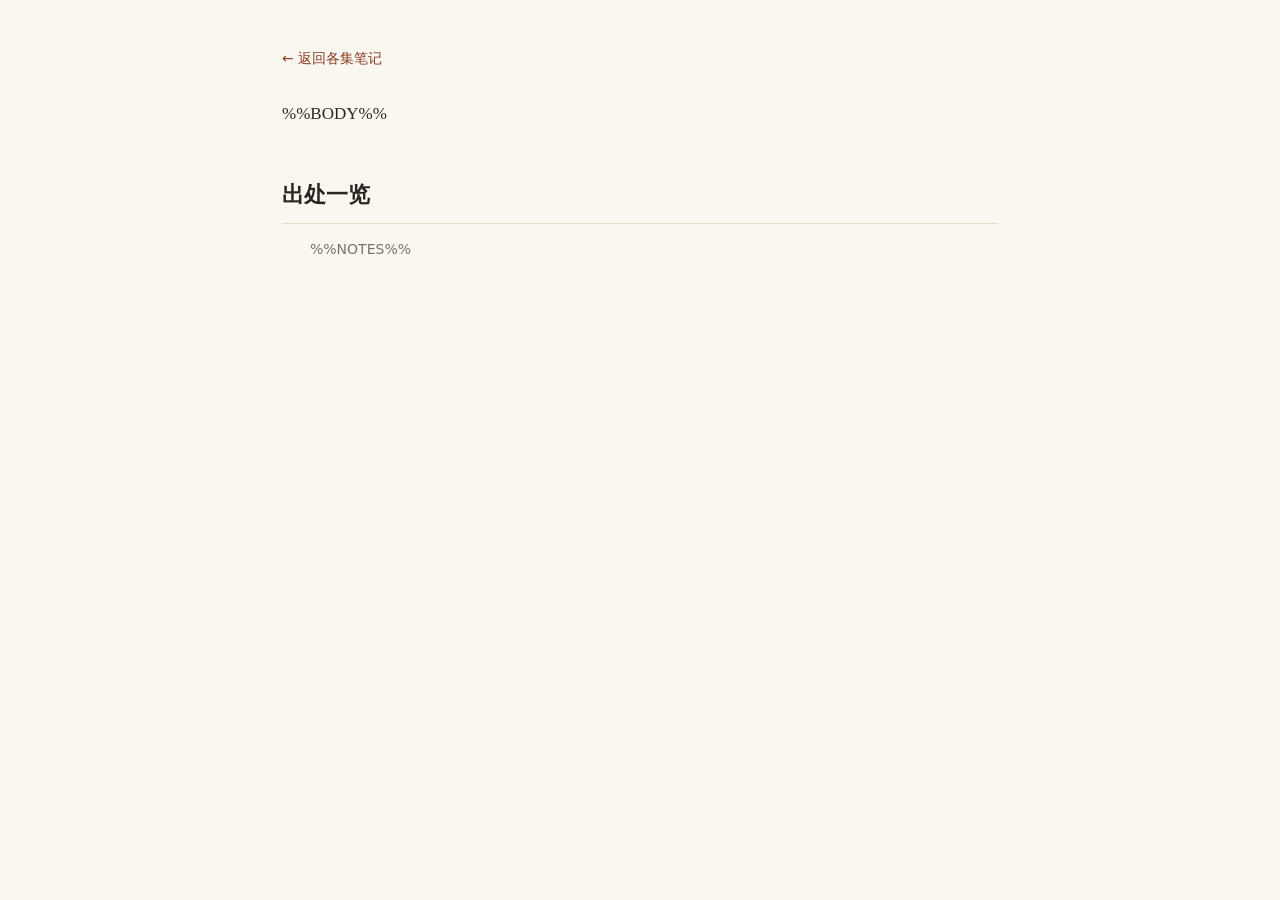
<file: tools/guanxin_template.html>
<!DOCTYPE html>
<html lang="zh-CN"><head><meta charset="utf-8"><meta name="viewport" content="width=device-width,initial-scale=1">
<title>观察自心 · 解深密经诠义讲经整理</title>
<style>
:root{--bg:#faf7f0;--ink:#2a2622;--mute:#7a7167;--line:#e2dacb;--acc:#8a3b20;--card:#fffdf8}
@media (prefers-color-scheme:dark){:root{--bg:#1c1a17;--ink:#e9e3d8;--mute:#9c9386;--line:#3a352e;--acc:#e0916f;--card:#24211d}}
*{box-sizing:border-box}body{margin:0;background:var(--bg);color:var(--ink);font:17px/1.95 "Noto Serif SC","Songti SC","STSong",serif}
main{max-width:760px;margin:0 auto;padding:48px 22px 140px}
nav.top{font:14px/1.5 system-ui,sans-serif;margin-bottom:28px}nav.top a{color:var(--acc);text-decoration:none}
h1{font-size:34px;margin:0 0 4px;letter-spacing:.06em}.sub{color:var(--mute);margin:0 0 32px;font-size:15px}
h2{font-size:22px;margin:44px 0 10px;padding-bottom:6px;border-bottom:1px solid var(--line)}
h3{font-size:18px;margin:28px 0 6px;color:var(--acc)}
p{margin:0 0 16px;text-align:justify}.lead{color:var(--mute);font-size:16px}
sup.fn{position:relative;cursor:pointer;color:var(--acc);font:600 11px/1 system-ui,sans-serif;padding:1px 3px;margin:0 1px;border-radius:3px;background:color-mix(in srgb,var(--acc) 12%,transparent)}
sup.fn:hover,sup.fn:focus{background:var(--acc);color:var(--bg);outline:none}
sup.fn::after{content:attr(data-tip);position:absolute;left:50%;bottom:150%;transform:translateX(-50%);white-space:nowrap;background:var(--ink);color:var(--bg);font:500 13px/1.4 system-ui,sans-serif;padding:6px 10px;border-radius:6px;opacity:0;pointer-events:none;transition:opacity .12s;z-index:5;box-shadow:0 4px 14px rgba(0,0,0,.2)}
sup.fn:hover::after,sup.fn:focus::after{opacity:1}
ol.notes{font:14px/1.7 system-ui,sans-serif;color:var(--mute);padding-left:28px}ol.notes a{color:var(--acc);text-decoration:none;white-space:nowrap}
#pl{position:fixed;right:16px;bottom:16px;width:360px;max-width:calc(100vw - 32px);background:var(--card);border:1px solid var(--line);border-radius:10px;box-shadow:0 8px 30px rgba(0,0,0,.25);overflow:hidden;display:none;z-index:10}
#pl.on{display:block}#pl .bar{display:flex;justify-content:space-between;align-items:center;font:13px system-ui,sans-serif;padding:6px 10px;color:var(--mute)}
#pl button{border:0;background:none;color:var(--mute);font-size:18px;cursor:pointer}
#pl .vid{position:relative;padding-top:56.25%}#pl iframe,#yt{position:absolute;inset:0;width:100%;height:100%}
</style></head><body><main>
<nav class="top"><a href="index.html">← 返回各集笔记</a></nav>
%%BODY%%
<h2>出处一览</h2><ol class="notes">%%NOTES%%</ol>
</main>
<div id="pl"><div class="bar"><span id="lbl"></span><button id="x" title="关闭">×</button></div><div class="vid"><div id="yt"></div></div></div>
<script src="https://www.youtube.com/iframe_api"></script>
<script>
let P=null,ready=false,pending=null,cur=null;
function onYouTubeIframeAPIReady(){}
function play(v,t,lbl){document.getElementById('pl').classList.add('on');document.getElementById('lbl').textContent=lbl;
 if(!P){P=new YT.Player('yt',{videoId:v,playerVars:{rel:0,playsinline:1,start:t,autoplay:1},events:{onReady(e){ready=true;e.target.seekTo(t,true);e.target.playVideo()}}});cur=v;return}
 if(!ready)return; if(v!==cur){P.loadVideoById({videoId:v,startSeconds:t});cur=v}else{P.seekTo(t,true);P.playVideo()}}
document.addEventListener('click',e=>{const s=e.target.closest('sup.fn,a.fn2');if(!s)return;e.preventDefault();
 const lbl=s.dataset.tip||s.textContent;play(s.dataset.v,+s.dataset.t,lbl.split(' · ').slice(0,2).join(' · '))});
document.getElementById('x').onclick=()=>{document.getElementById('pl').classList.remove('on');P&&P.pauseVideo&&P.pauseVideo()};
</script></body></html>
</file>
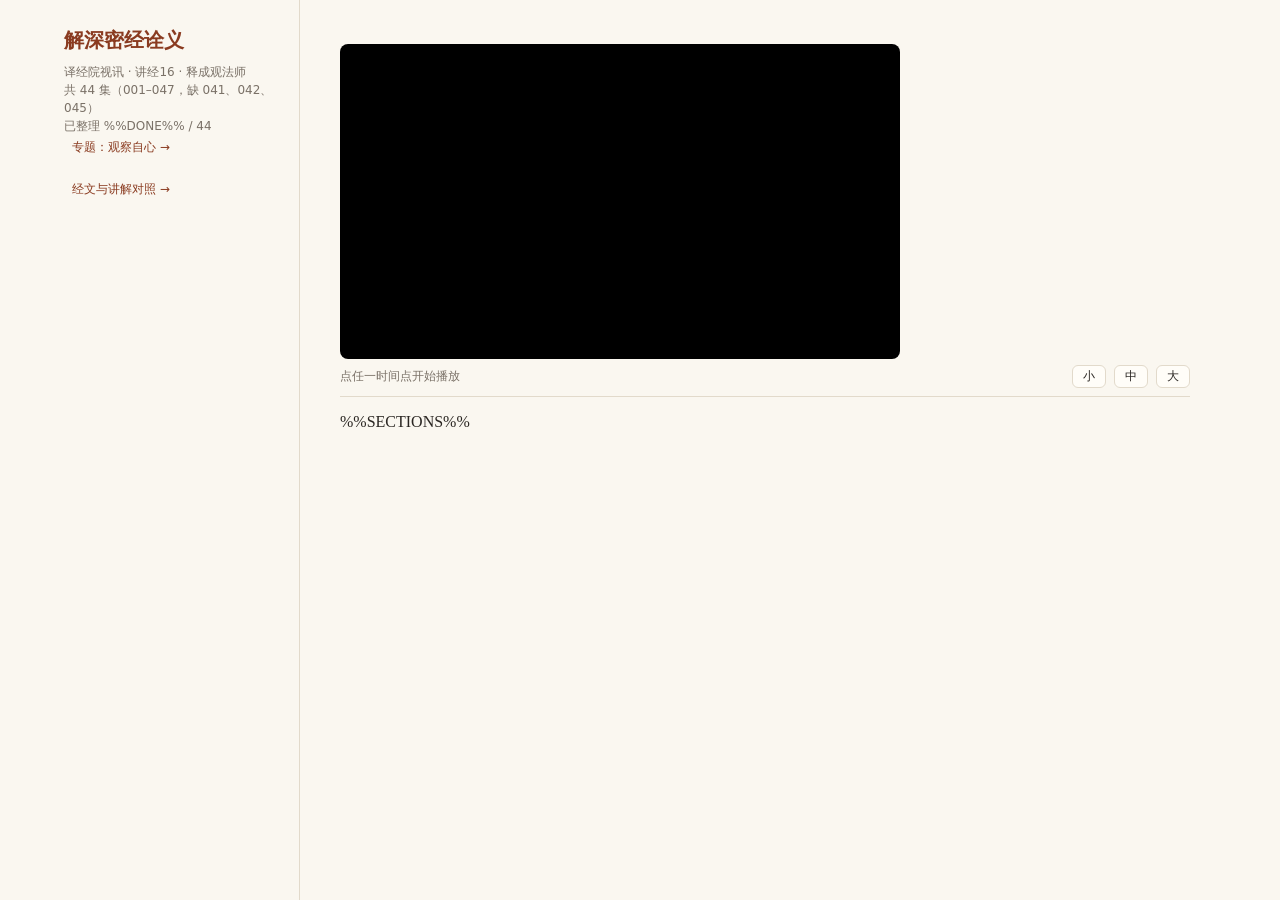
<file: tools/template.html>
<!DOCTYPE html>
<html lang="zh-Hans">
<head>
<meta charset="utf-8">
<meta name="viewport" content="width=device-width, initial-scale=1">
<title>《解深密经诠义》讲经笔记</title>
<style>
:root{--bg:#faf7f0;--ink:#2a2622;--mute:#7a7167;--line:#e2dacb;--acc:#8a3b20;--card:#fffdf8;--board:#f3f8ff;--boardline:#b9cde6;--hand:#fff9d9;--handline:#e6d88f}
@media (prefers-color-scheme:dark){:root{--bg:#1c1a17;--ink:#e9e3d8;--mute:#9c9386;--line:#3a352e;--acc:#e0916f;--card:#24211d;--board:#1d2733;--boardline:#3b5270;--hand:#2e2a17;--handline:#5c5326}}
*{box-sizing:border-box}
body{margin:0;background:var(--bg);color:var(--ink);font:16px/1.85 "Noto Serif SC","Songti SC","Source Han Serif SC",serif}
.wrap{display:grid;grid-template-columns:250px minmax(0,1fr);max-width:1180px;margin:0 auto}
nav{position:sticky;top:0;height:100vh;overflow:auto;padding:22px 14px;border-right:1px solid var(--line);font-family:system-ui,sans-serif;font-size:13.5px}
nav h1{font:600 17px/1.4 inherit;margin:0 0 4px;color:var(--acc)}
nav p{margin:0 0 14px;color:var(--mute);font-size:12px;line-height:1.5}
nav a,nav span.ep{display:flex;justify-content:space-between;gap:6px;padding:3px 8px;border-radius:6px;color:var(--ink);text-decoration:none}
nav a:hover{background:var(--line)}
nav span.ep{color:var(--mute)}
nav i{font-style:normal;font-size:11px;color:var(--mute)}
nav a i{color:var(--acc)}
main{padding:34px 40px 80px;min-width:0}
h2{font-size:26px;margin:0 0 4px}
.meta{color:var(--mute);font:13px system-ui,sans-serif;margin-bottom:22px}
.meta a{color:var(--acc)}
h3{font-size:19px;margin:38px 0 12px;padding-bottom:6px;border-bottom:2px solid var(--acc)}
h4{font-size:16px;margin:22px 0 4px}
.hint{color:var(--mute);font:13px system-ui,sans-serif;margin:0 0 10px}
.note{background:var(--card);border:1px solid var(--line);border-radius:10px;padding:12px 16px;font:14px/1.7 system-ui,sans-serif;color:var(--mute)}
.grid{display:grid;grid-template-columns:repeat(auto-fill,minmax(300px,1fr));gap:14px}
.b{border:1px solid var(--boardline);background:var(--board);border-radius:10px;padding:12px 16px}
.b.h{border-color:var(--handline);background:var(--hand)}
.b small{display:block;font:12px system-ui,sans-serif;color:var(--mute);margin-bottom:4px}
.b p{margin:2px 0}
.b .r{color:#c0392b}.b .g{color:#1e8e5a}
@media (prefers-color-scheme:dark){.b .r{color:#ff8f80}.b .g{color:#6fd6a2}}
.seg{display:grid;grid-template-columns:64px minmax(0,1fr);gap:14px;padding:12px 0;border-bottom:1px dashed var(--line)}
.seg a.t{font:13px ui-monospace,monospace;color:var(--acc);text-decoration:none;padding-top:5px}
.seg b.k{display:block}
.seg p{margin:4px 0}
ul{margin:4px 0;padding-left:1.3em}
@media (max-width:820px){.wrap{display:block}nav{position:static;height:auto;border-right:0;border-bottom:1px solid var(--line)}nav .list{display:grid;grid-template-columns:repeat(auto-fill,minmax(92px,1fr))}main{padding:24px 18px 60px}}

#pl{position:sticky;top:0;z-index:5;background:var(--bg);padding:10px 0 8px;margin-bottom:10px;border-bottom:1px solid var(--line)}
#pl .box{position:relative;width:min(100%,var(--pw,560px));aspect-ratio:16/9;background:#000;border-radius:8px;overflow:hidden}
#pl .box>*{position:absolute;inset:0;width:100%;height:100%;border:0}
#pl .bar{display:flex;gap:8px;align-items:center;font:12px system-ui,sans-serif;color:var(--mute);margin-top:6px}
#pl button{font:12px system-ui,sans-serif;padding:2px 10px;border:1px solid var(--line);border-radius:6px;background:var(--card);color:var(--ink);cursor:pointer}
.b.on{outline:2px solid var(--acc)}
nav a.cur{background:var(--line);font-weight:600}
.b small a.t{font:12px ui-monospace,monospace;color:var(--acc);text-decoration:none;margin-right:6px;cursor:pointer}
.seg.on{background:color-mix(in srgb,var(--acc) 9%,transparent)}
.seg a.t{cursor:pointer}
</style>
</head>
<body>
<div class="wrap">
<nav>
<h1>解深密经诠义</h1>
<p>译经院视讯 · 讲经16 · 释成观法师<br>共 44 集（001–047，缺 041、042、045）<br>已整理 %%DONE%% / 44<br><a href="guanxin.html" style="color:var(--acc)">专题：观察自心 →</a><br><a href="duizhao.html" style="color:var(--acc)">经文与讲解对照 →</a></p>
<div class="list" id="list"></div>
</nav>
<main>
<div id="pl"><div class="box"><div id="yt"></div></div>
<div class="bar"><span id="now">点任一时间点开始播放</span><span style="flex:1"></span><button data-w="360px">小</button><button data-w="560px">中</button><button data-w="100%">大</button></div></div>


%%SECTIONS%%

</main>
</div>
<script>
const eps=["001","002","003","004","005","006","007","008","009","010","011","012","013","014","015","016","017","018","019","020","021","022","023","024","025","026","027","028","029","030","031","032","033","034","035","036","037","038","039","040","043","044","046","047"];
const nosub=new Set(["003","010","027","028","029","030","031","037","038","039","040","043","044","046","047"]);
const done=%%DONESET%%;
document.getElementById('list').innerHTML=eps.map(n=>done[n]?`<a href="#ep-${n}">第 ${n} 集<i>${done[n]}</i></a>`:`<span class="ep">第 ${n} 集<i>${nosub.has(n)?'无字幕':'待整理'}</i></span>`).join('');
</script>

<script>
let P=null,ready=false,cur=null,pending=null;
const secs=[...document.querySelectorAll('main section')];
function curSec(){const h=location.hash.slice(1);return secs.find(s=>s.id===h)||secs[0]}
function show(){const s=curSec();secs.forEach(x=>x.hidden=x!==s);document.querySelectorAll('#list a').forEach(a=>a.classList.toggle('cur',a.getAttribute('href')==='#'+s.id));
 const v=s.dataset.v;if(v!==cur){cur=v;if(ready)P.cueVideoById(v);document.getElementById('now').textContent='第 '+s.dataset.n+' 集 · 点任一时间点开始播放';items.forEach(x=>x.el.classList.remove('on'))}window.scrollTo(0,0)}
function onYouTubeIframeAPIReady(){P=new YT.Player('yt',{videoId:cur,playerVars:{rel:0,playsinline:1},events:{onReady(){ready=true;if(pending){go(...pending);pending=null}}}});}
function go(v,t){if(!ready){pending=[v,t];return}
 if(v!==cur){cur=v;P.loadVideoById({videoId:v,startSeconds:t})}else{P.seekTo(t,true);P.playVideo()}}
const items=[...document.querySelectorAll('a.t')].map(a=>({a,el:a.closest('.seg,.b'),seg:!!a.closest('.seg'),v:a.dataset.v,t:+a.dataset.t}));
items.forEach(s=>s.a.addEventListener('click',e=>{e.preventDefault();go(s.v,s.t);mark(s)}));
function mark(s){items.forEach(x=>x.el.classList.toggle('on',x===s));const k=s.el.querySelector('.k');document.getElementById('now').textContent='第 '+s.a.closest('section').dataset.n+' 集 · '+s.a.textContent+' · '+(k?k.textContent:'')}
setInterval(()=>{if(!ready||!P.getCurrentTime||P.getPlayerState()!==1)return;const t=P.getCurrentTime();let hit=null;for(const s of items){if(s.seg&&s.v===cur&&s.t<=t+0.5)hit=s}if(hit&&!hit.el.classList.contains('on'))mark(hit)},1000);
addEventListener('hashchange',show);show();
document.querySelectorAll('#pl button').forEach(b=>b.onclick=()=>{document.getElementById('pl').style.setProperty('--pw',b.dataset.w);try{localStorage.setItem('pw',b.dataset.w)}catch(e){}});
try{const w=localStorage.getItem('pw');if(w)document.getElementById('pl').style.setProperty('--pw',w)}catch(e){}
</script>
<script src="https://www.youtube.com/iframe_api"></script>
</body>
</html>
</file>
